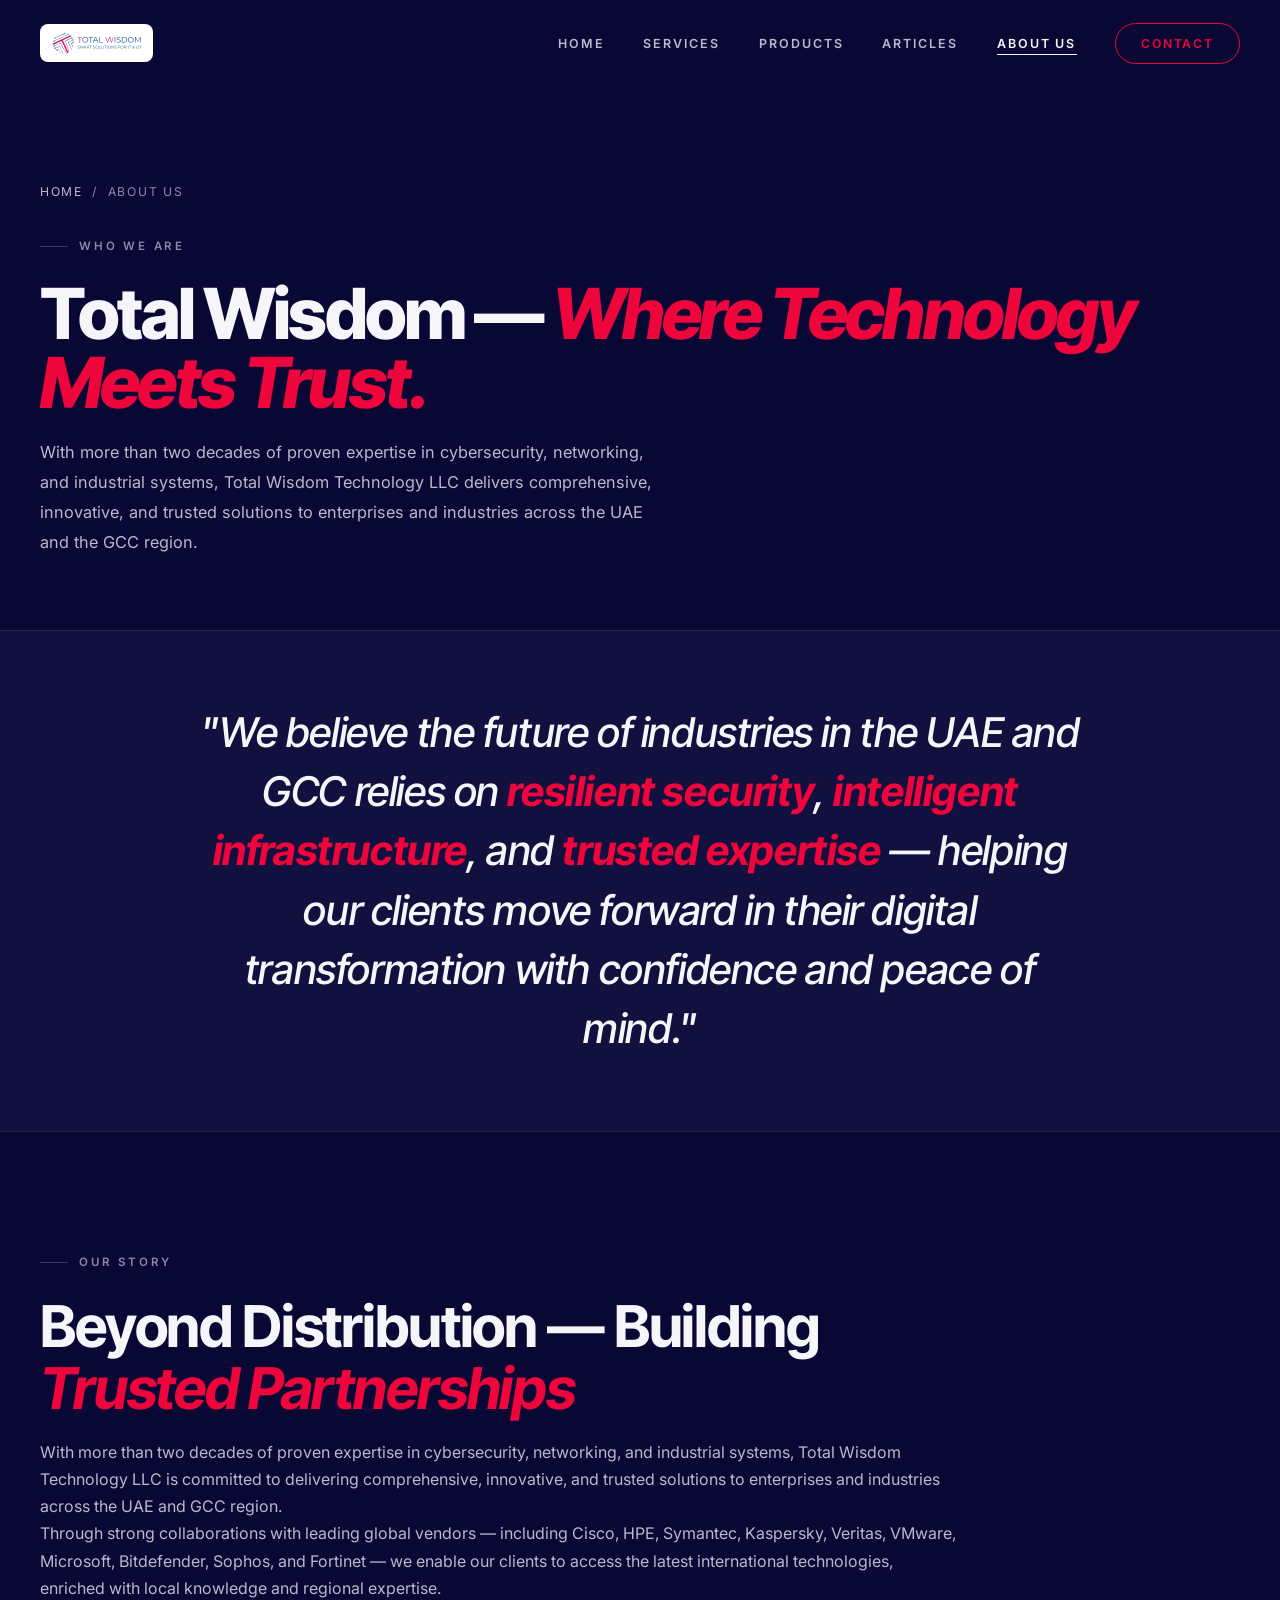
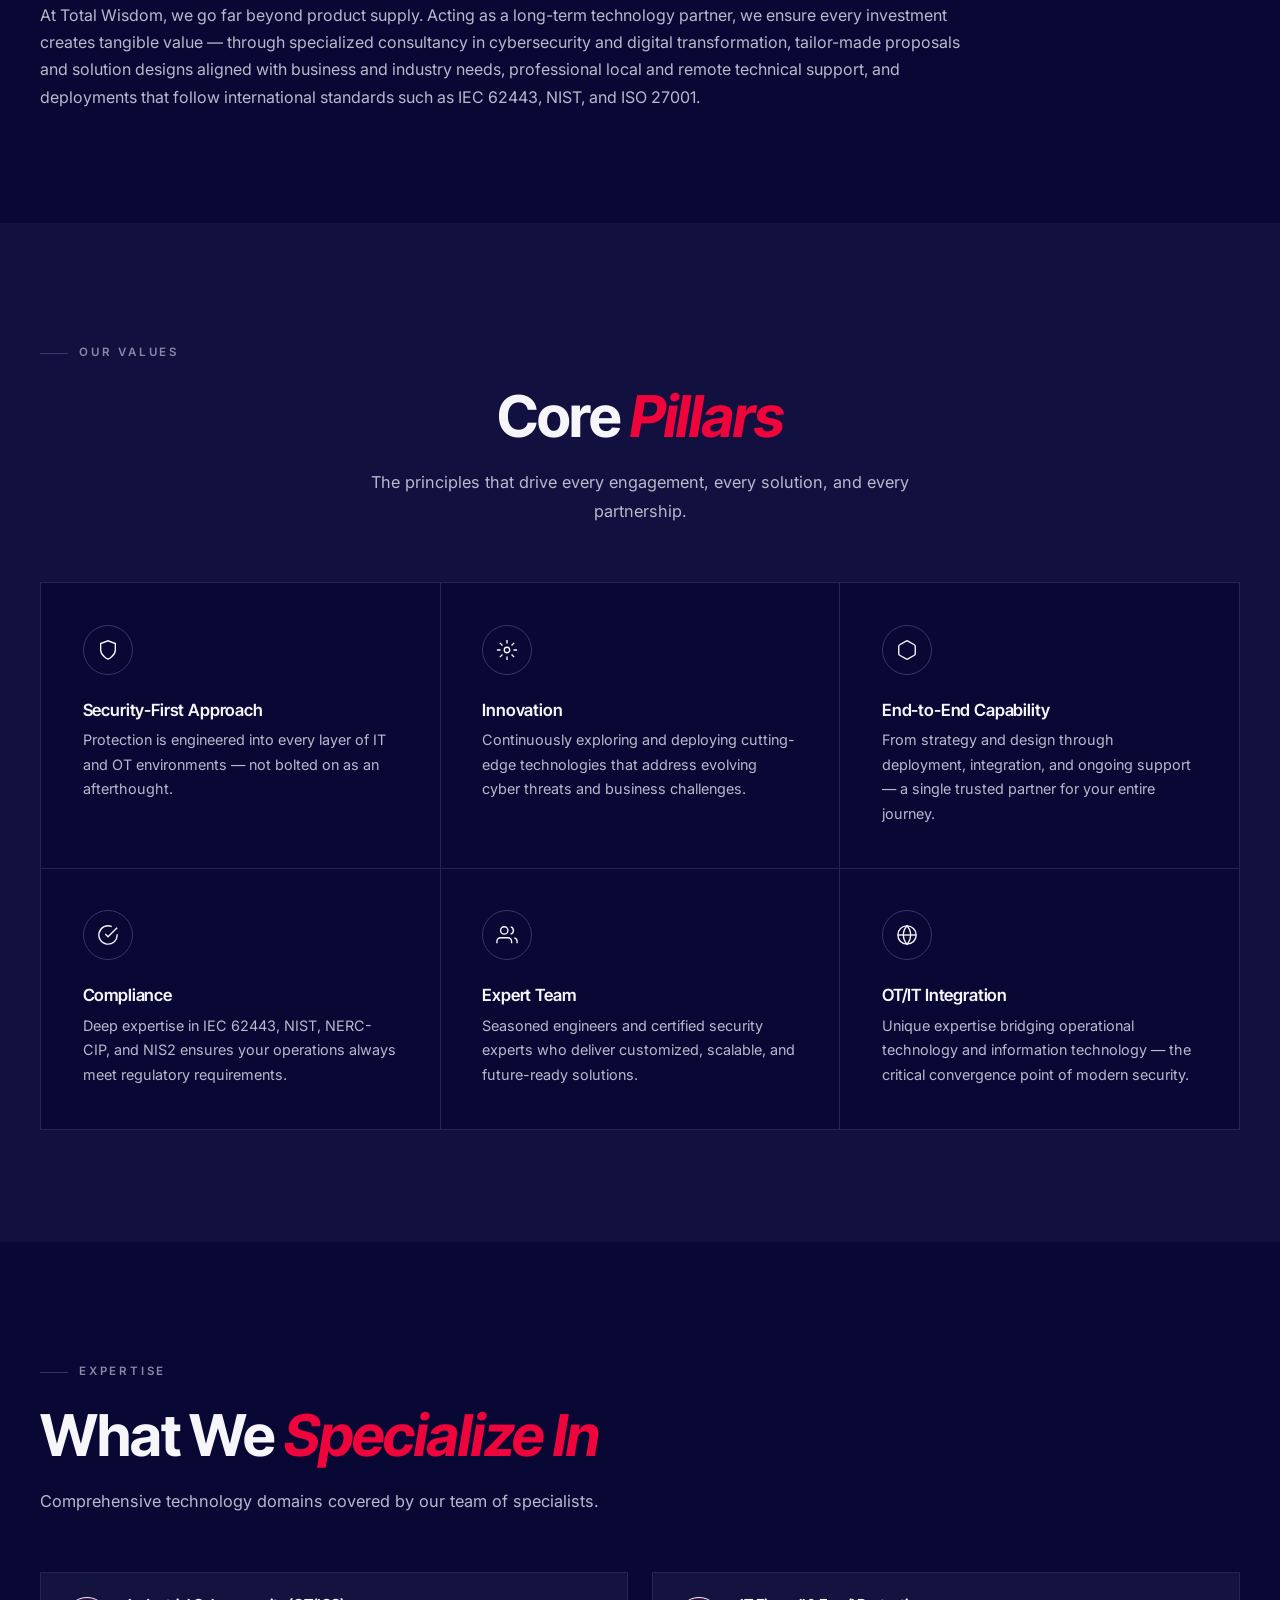
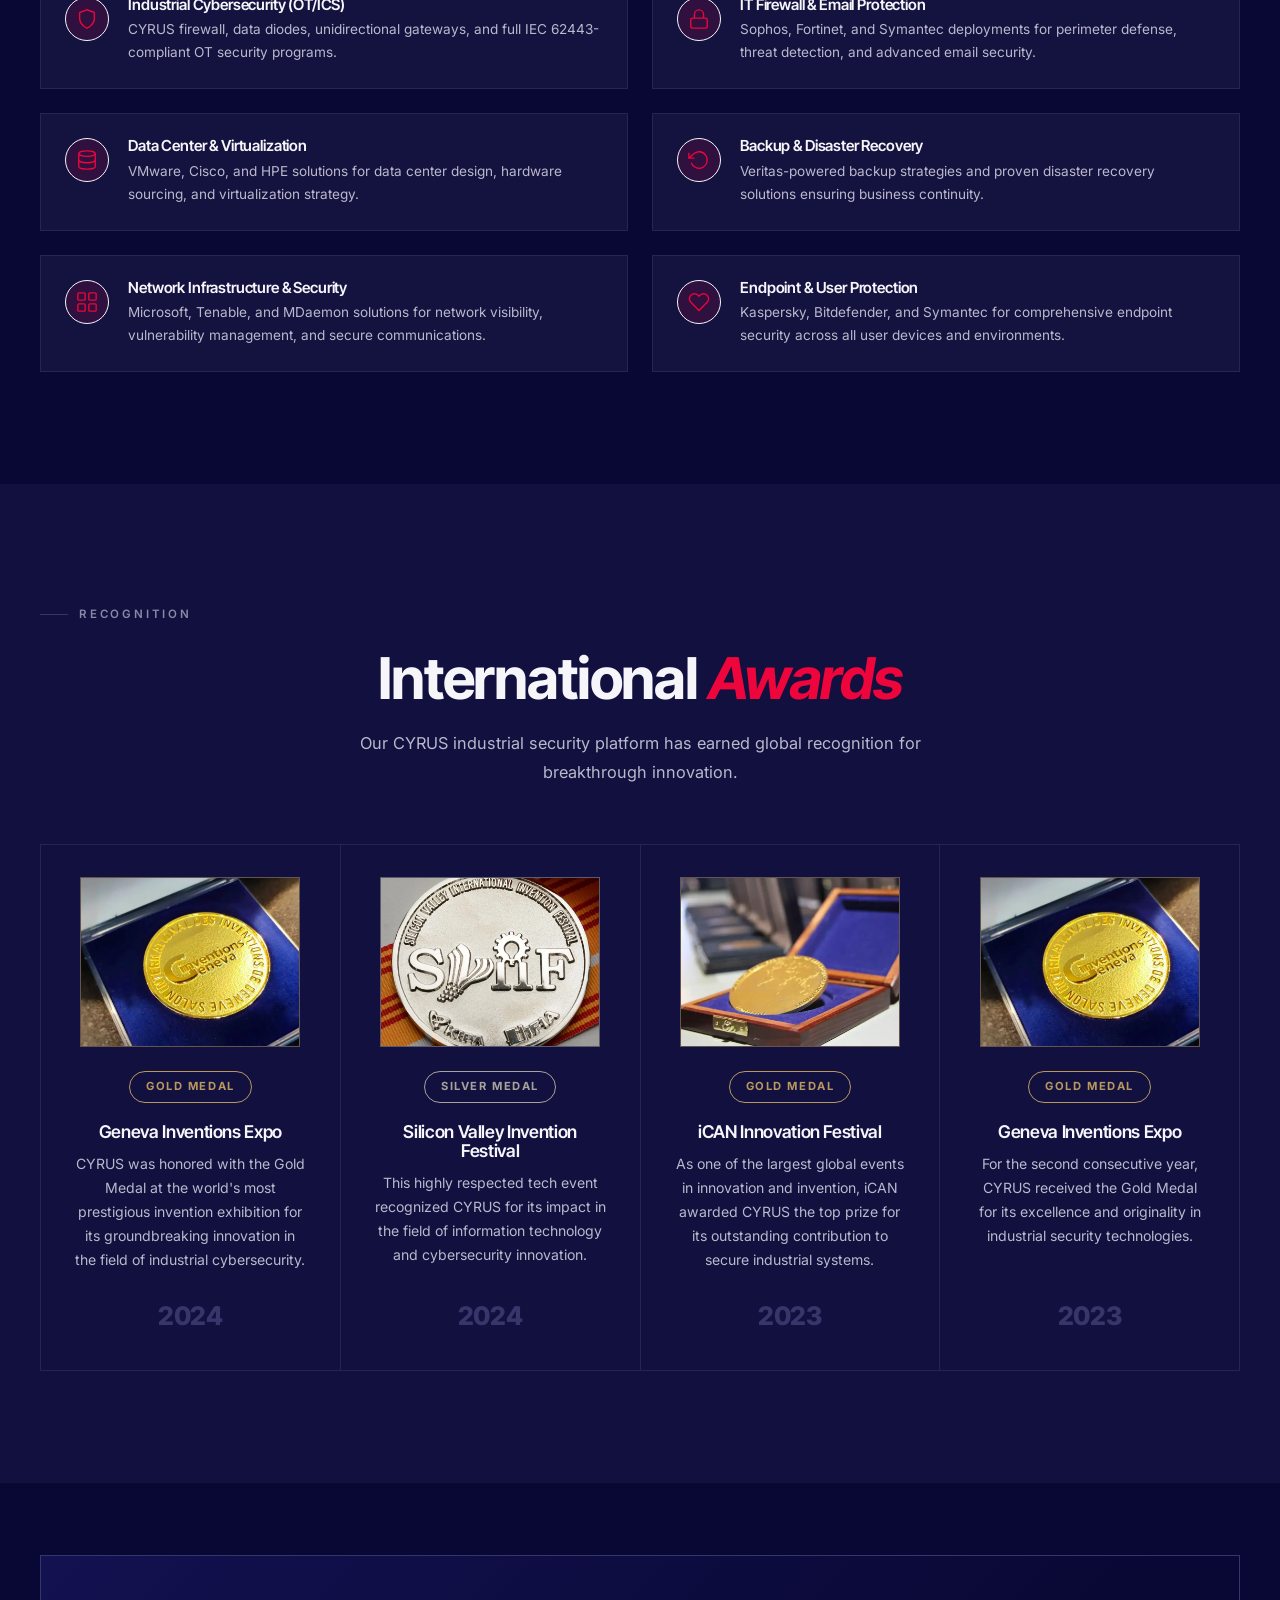
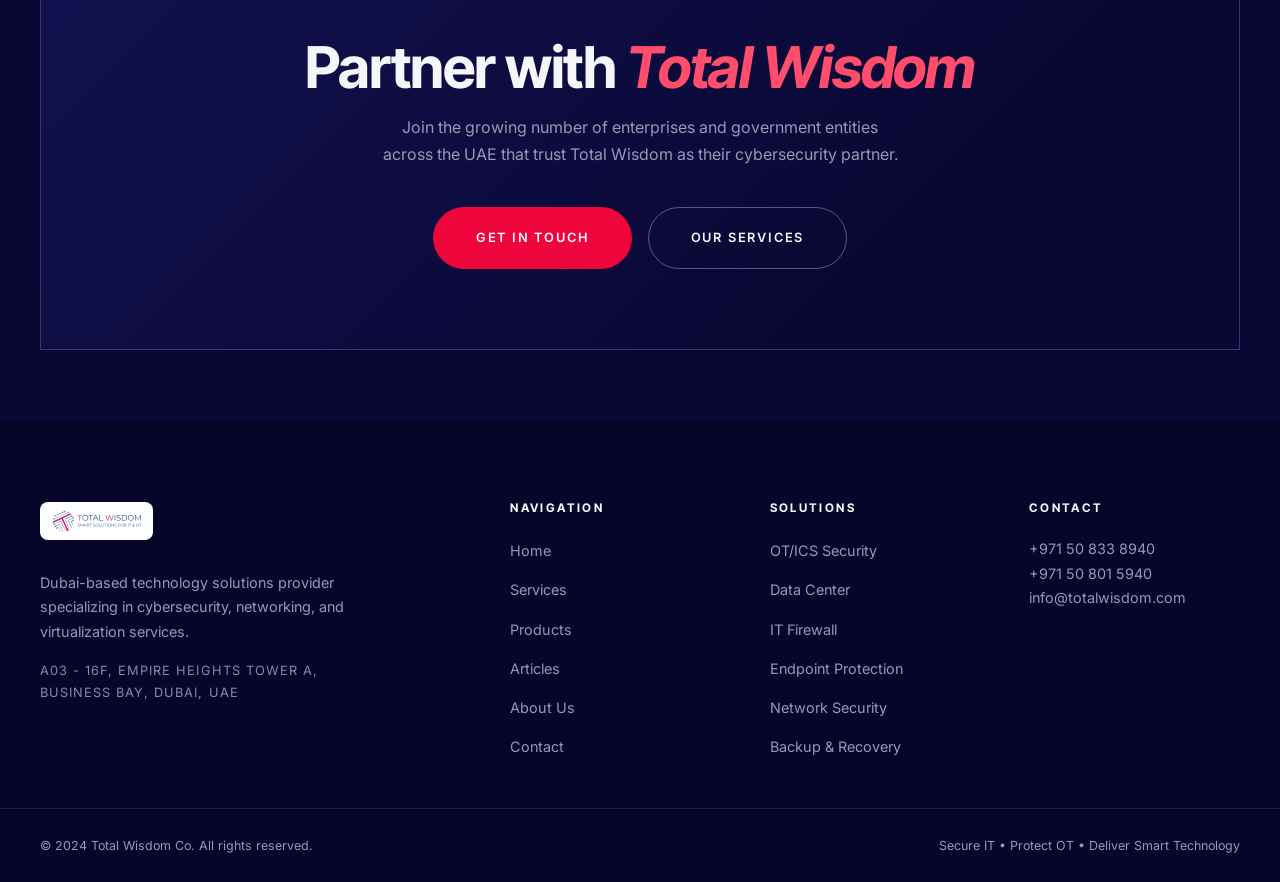
<file: about.html>
<!DOCTYPE html>
<html lang="en">
<head>
  <meta charset="UTF-8" />
  <meta name="viewport" content="width=device-width, initial-scale=1.0" />
  <title>About Us — Total Wisdom Co.</title>
  <meta name="description" content="Total Wisdom Co. — a Dubai-based B2B cybersecurity and technology partner with 20+ years of expertise, 15+ global technology partners, and 4 international awards for its CYRUS industrial security platform." />
  <link rel="canonical" href="https://totalwisdom.com/about.html" />

  <!-- ── Structured Data: Organization · LocalBusiness · WebSite ── -->
  <script type="application/ld+json">
  {
    "@context": "https://schema.org",
    "@graph": [
      {
        "@type": "Organization",
        "@id": "https://totalwisdom.com/#organization",
        "name": "Total Wisdom Co.",
        "alternateName": "Total Wisdom",
        "url": "https://totalwisdom.com/",
        "logo": {
          "@type": "ImageObject",
          "@id": "https://totalwisdom.com/#logo",
          "url": "https://totalwisdom.com/assets/NTLOGOFinal-2.svg",
          "caption": "Total Wisdom Co."
        },
        "image": { "@id": "https://totalwisdom.com/#logo" },
        "description": "Dubai-based B2B technology solutions provider specializing in IT and OT/ICS cybersecurity, networking, virtualization, and data-center solutions.",
        "slogan": "Secure IT. Protect OT. Deliver Smart Technology.",
        "email": "info@totalwisdom.com",
        "telephone": "+971508338940",
        "foundingLocation": { "@type": "Place", "name": "Dubai, United Arab Emirates" },
        "areaServed": [
          { "@type": "Country", "name": "United Arab Emirates" },
          { "@type": "Place", "name": "GCC" }
        ],
        "knowsAbout": [
          "OT/ICS Security", "IT Firewall & Email Protection", "Data Center & Virtualization",
          "Endpoint & User Protection", "Network Infrastructure & Security",
          "Data Backup & Disaster Recovery", "IEC 62443", "NIST", "ISO 27001"
        ],
        "address": {
          "@type": "PostalAddress",
          "streetAddress": "A03 - 16F, Empire Heights Tower A, Business Bay",
          "addressLocality": "Dubai",
          "addressRegion": "Dubai",
          "addressCountry": "AE"
        },
        "contactPoint": [
          {
            "@type": "ContactPoint",
            "telephone": "+971508338940",
            "contactType": "customer service",
            "email": "info@totalwisdom.com",
            "areaServed": "AE",
            "availableLanguage": ["en", "ar"]
          },
          {
            "@type": "ContactPoint",
            "telephone": "+971508015940",
            "contactType": "sales",
            "areaServed": "AE",
            "availableLanguage": ["en", "ar"]
          }
        ],
        "award": [
          "Gold Medal — Geneva Inventions Expo 2024 (CYRUS)",
          "Silver Medal — Silicon Valley Invention Festival 2024 (CYRUS)",
          "Gold Medal — iCAN Innovation Festival 2023 (CYRUS)",
          "Gold Medal — Geneva Inventions Expo 2023 (CYRUS)"
        ]
      },
      {
        "@type": ["LocalBusiness", "ProfessionalService"],
        "@id": "https://totalwisdom.com/#localbusiness",
        "name": "Total Wisdom Co.",
        "parentOrganization": { "@id": "https://totalwisdom.com/#organization" },
        "url": "https://totalwisdom.com/",
        "image": { "@id": "https://totalwisdom.com/#logo" },
        "logo": { "@id": "https://totalwisdom.com/#logo" },
        "telephone": "+971508338940",
        "email": "info@totalwisdom.com",
        "description": "Dubai-based B2B cybersecurity and IT/OT technology solutions provider.",
        "address": {
          "@type": "PostalAddress",
          "streetAddress": "A03 - 16F, Empire Heights Tower A, Business Bay",
          "addressLocality": "Dubai",
          "addressRegion": "Dubai",
          "addressCountry": "AE"
        },
        "geo": { "@type": "GeoCoordinates", "latitude": 25.1862, "longitude": 55.2632 },
        "areaServed": { "@type": "Country", "name": "United Arab Emirates" },
        "hasMap": "https://www.google.com/maps?q=Empire+Heights+A+Tower,+Business+Bay,+Dubai"
      },
      {
        "@type": "WebSite",
        "@id": "https://totalwisdom.com/#website",
        "url": "https://totalwisdom.com/",
        "name": "Total Wisdom Co.",
        "inLanguage": "en",
        "publisher": { "@id": "https://totalwisdom.com/#organization" }
      },
      {
        "@type": "AboutPage",
        "@id": "https://totalwisdom.com/about.html#webpage",
        "url": "https://totalwisdom.com/about.html",
        "name": "About Us — Total Wisdom Co.",
        "isPartOf": { "@id": "https://totalwisdom.com/#website" },
        "about": { "@id": "https://totalwisdom.com/#organization" },
        "inLanguage": "en"
      },
      {
        "@type": "BreadcrumbList",
        "@id": "https://totalwisdom.com/about.html#breadcrumb",
        "itemListElement": [
          { "@type": "ListItem", "position": 1, "name": "Home", "item": "https://totalwisdom.com/" },
          { "@type": "ListItem", "position": 2, "name": "About Us", "item": "https://totalwisdom.com/about.html" }
        ]
      }
    ]
  }
  </script>
  <link rel="preconnect" href="https://fonts.googleapis.com" />
  <link rel="preconnect" href="https://fonts.gstatic.com" crossorigin />
  <link href="https://fonts.googleapis.com/css2?family=Inter+Tight:ital,wght@0,400;0,500;0,600;0,700;0,800;0,900;1,400;1,500;1,600;1,700;1,800&family=Inter:wght@400;500;600;700;800&display=swap" rel="stylesheet" />
  <link rel="stylesheet" href="style.css" />
  <style>
    .expertise-grid { display: grid; grid-template-columns: repeat(2,1fr); gap: 1.5rem; }
    .exp-item {
      display: flex; gap: 1.2rem; align-items: flex-start;
      background: var(--bg-card); border: 1px solid var(--border);
      border-radius: var(--radius); padding: 1.5rem; transition: var(--trans);
    }
    .exp-item:hover { border-color: var(--border-h); box-shadow: var(--shadow-sm); }
    .exp-icon {
      width: 44px; height: 44px; flex-shrink: 0; border-radius: var(--radius-sm);
      background: var(--cyan-dim); border: 1px solid var(--border-h);
      display: flex; align-items: center; justify-content: center; color: var(--cyan);
    }
    .exp-icon svg { width: 22px; height: 22px; }
    .exp-item h4 { margin-bottom: .3rem; font-size: .95rem; }
    .exp-item p  { font-size: .85rem; margin: 0; }
    @media(max-width:768px){
      .expertise-grid { grid-template-columns: 1fr; }
      .about-story    { grid-template-columns: 1fr !important; gap: 3rem !important; }
    }
  </style>
</head>
<body>

<!-- ── NAV ── -->
<nav id="navbar">
  <div class="nav-inner">
    <a href="index.html" class="nav-logo">
      <img src="assets/NTLOGOFinal-2.svg" alt="Total Wisdom Co." />
    </a>
    <button class="nav-toggle" id="navToggle" aria-label="Open menu">
      <span></span><span></span><span></span>
    </button>
    <ul class="nav-links" id="navLinks">
      <li><a href="index.html"    data-page="home">Home</a></li>
      <li><a href="services.html" data-page="services">Services</a></li>
      <li><a href="products.html" data-page="products">Products</a></li>
      <li><a href="/articles" data-page="articles">Articles</a></li>
      <li><a href="about.html" data-page="about">About Us</a></li>
      <li><a href="contact.html"  data-page="contact" class="nav-cta">Contact</a></li>
    </ul>
  </div>
</nav>

<!-- ── PAGE HERO ── -->
<section class="page-hero">
  <div class="container">
    <div class="hero-breadcrumb">
      <a href="index.html">Home</a><span>/</span><span>About Us</span>
    </div>
    <div class="section-tag">Who We Are</div>
    <h1>Total Wisdom — <span class="accent">Where Technology Meets Trust.</span></h1>
    <p>With more than two decades of proven expertise in cybersecurity, networking, and industrial systems, Total Wisdom Technology LLC delivers comprehensive, innovative, and trusted solutions to enterprises and industries across the UAE and the GCC region.</p>
  </div>
</section>

<!-- ── MISSION QUOTE ── -->
<section class="section-sm" style="background:var(--bg-1); border-bottom:1px solid var(--border);">
  <div class="container">
    <div class="mission-banner reveal">
      <blockquote>
        "We believe the future of industries in the UAE and GCC relies on <span class="accent">resilient security</span>, <span class="accent">intelligent infrastructure</span>, and <span class="accent">trusted expertise</span> — helping our clients move forward in their digital transformation with confidence and peace of mind."
      </blockquote>
    </div>
  </div>
</section>

<!-- ── COMPANY STORY ── -->
<section class="section">
  <div class="container">
    <div class="about-story" style="max-width:920px;">
      <div>
        <div class="section-tag reveal">Our Story</div>
        <h2 class="section-title reveal">Beyond Distribution — Building <span class="accent">Trusted Partnerships</span></h2>
        <p class="reveal">With more than two decades of proven expertise in cybersecurity, networking, and industrial systems, Total Wisdom Technology LLC is committed to delivering comprehensive, innovative, and trusted solutions to enterprises and industries across the UAE and GCC region.</p>
        <p class="reveal">Through strong collaborations with leading global vendors — including Cisco, HPE, Symantec, Kaspersky, Veritas, VMware, Microsoft, Bitdefender, Sophos, and Fortinet — we enable our clients to access the latest international technologies, enriched with local knowledge and regional expertise.</p>
        <p class="reveal">At Total Wisdom, we go far beyond product supply. Acting as a long-term technology partner, we ensure every investment creates tangible value — through specialized consultancy in cybersecurity and digital transformation, tailor-made proposals and solution designs aligned with business and industry needs, professional local and remote technical support, and deployments that follow international standards such as IEC 62443, NIST, and ISO 27001.</p>
      </div>
    </div>
  </div>
</section>

<!-- ── CORE PILLARS ── -->
<section class="section" style="background:var(--bg-1);">
  <div class="container">
    <div class="section-tag reveal">Our Values</div>
    <h2 class="section-title centered reveal">Core <span class="accent">Pillars</span></h2>
    <p class="section-sub centered reveal">The principles that drive every engagement, every solution, and every partnership.</p>
    <div class="pillars-grid">
      <div class="pillar-card reveal">
        <div class="pillar-icon">
          <svg viewBox="0 0 24 24" fill="none" stroke="currentColor" stroke-width="1.5"><path d="M12 22s8-4 8-10V5l-8-3-8 3v7c0 6 8 10 8 10z"/></svg>
        </div>
        <h4>Security-First Approach</h4>
        <p>Protection is engineered into every layer of IT and OT environments — not bolted on as an afterthought.</p>
      </div>
      <div class="pillar-card reveal d1">
        <div class="pillar-icon">
          <svg viewBox="0 0 24 24" fill="none" stroke="currentColor" stroke-width="1.5"><circle cx="12" cy="12" r="3"/><path d="M12 1v4M12 19v4M4.22 4.22l2.83 2.83M16.95 16.95l2.83 2.83M1 12h4M19 12h4M4.22 19.78l2.83-2.83M16.95 7.05l2.83-2.83"/></svg>
        </div>
        <h4>Innovation</h4>
        <p>Continuously exploring and deploying cutting-edge technologies that address evolving cyber threats and business challenges.</p>
      </div>
      <div class="pillar-card reveal d2">
        <div class="pillar-icon">
          <svg viewBox="0 0 24 24" fill="none" stroke="currentColor" stroke-width="1.5"><path d="M21 16V8a2 2 0 00-1-1.73l-7-4a2 2 0 00-2 0l-7 4A2 2 0 003 8v8a2 2 0 001 1.73l7 4a2 2 0 002 0l7-4A2 2 0 0021 16z"/></svg>
        </div>
        <h4>End-to-End Capability</h4>
        <p>From strategy and design through deployment, integration, and ongoing support — a single trusted partner for your entire journey.</p>
      </div>
      <div class="pillar-card reveal">
        <div class="pillar-icon">
          <svg viewBox="0 0 24 24" fill="none" stroke="currentColor" stroke-width="1.5"><path d="M22 11.08V12a10 10 0 11-5.93-9.14"/><polyline points="22 4 12 14.01 9 11.01"/></svg>
        </div>
        <h4>Compliance</h4>
        <p>Deep expertise in IEC 62443, NIST, NERC-CIP, and NIS2 ensures your operations always meet regulatory requirements.</p>
      </div>
      <div class="pillar-card reveal d1">
        <div class="pillar-icon">
          <svg viewBox="0 0 24 24" fill="none" stroke="currentColor" stroke-width="1.5"><path d="M17 21v-2a4 4 0 00-4-4H5a4 4 0 00-4 4v2"/><circle cx="9" cy="7" r="4"/><path d="M23 21v-2a4 4 0 00-3-3.87M16 3.13a4 4 0 010 7.75"/></svg>
        </div>
        <h4>Expert Team</h4>
        <p>Seasoned engineers and certified security experts who deliver customized, scalable, and future-ready solutions.</p>
      </div>
      <div class="pillar-card reveal d2">
        <div class="pillar-icon">
          <svg viewBox="0 0 24 24" fill="none" stroke="currentColor" stroke-width="1.5"><circle cx="12" cy="12" r="10"/><line x1="2" y1="12" x2="22" y2="12"/><path d="M12 2a15.3 15.3 0 014 10 15.3 15.3 0 01-4 10 15.3 15.3 0 01-4-10 15.3 15.3 0 014-10z"/></svg>
        </div>
        <h4>OT/IT Integration</h4>
        <p>Unique expertise bridging operational technology and information technology — the critical convergence point of modern security.</p>
      </div>
    </div>
  </div>
</section>

<!-- ── EXPERTISE AREAS ── -->
<section class="section">
  <div class="container">
    <div class="section-tag reveal">Expertise</div>
    <h2 class="section-title reveal">What We <span class="accent">Specialize In</span></h2>
    <p class="section-sub reveal">Comprehensive technology domains covered by our team of specialists.</p>
    <div class="expertise-grid">
      <div class="exp-item reveal">
        <div class="exp-icon">
          <svg viewBox="0 0 24 24" fill="none" stroke="currentColor" stroke-width="1.5"><path d="M12 22s8-4 8-10V5l-8-3-8 3v7c0 6 8 10 8 10z"/></svg>
        </div>
        <div>
          <h4>Industrial Cybersecurity (OT/ICS)</h4>
          <p>CYRUS firewall, data diodes, unidirectional gateways, and full IEC 62443-compliant OT security programs.</p>
        </div>
      </div>
      <div class="exp-item reveal d1">
        <div class="exp-icon">
          <svg viewBox="0 0 24 24" fill="none" stroke="currentColor" stroke-width="1.5"><rect x="3" y="11" width="18" height="11" rx="2"/><path d="M7 11V7a5 5 0 0110 0v4"/></svg>
        </div>
        <div>
          <h4>IT Firewall &amp; Email Protection</h4>
          <p>Sophos, Fortinet, and Symantec deployments for perimeter defense, threat detection, and advanced email security.</p>
        </div>
      </div>
      <div class="exp-item reveal">
        <div class="exp-icon">
          <svg viewBox="0 0 24 24" fill="none" stroke="currentColor" stroke-width="1.5"><ellipse cx="12" cy="5" rx="9" ry="3"/><path d="M21 12c0 1.66-4 3-9 3s-9-1.34-9-3"/><path d="M3 5v14c0 1.66 4 3 9 3s9-1.34 9-3V5"/></svg>
        </div>
        <div>
          <h4>Data Center &amp; Virtualization</h4>
          <p>VMware, Cisco, and HPE solutions for data center design, hardware sourcing, and virtualization strategy.</p>
        </div>
      </div>
      <div class="exp-item reveal d1">
        <div class="exp-icon">
          <svg viewBox="0 0 24 24" fill="none" stroke="currentColor" stroke-width="1.5"><polyline points="1 4 1 10 7 10"/><path d="M3.51 15a9 9 0 102.13-9.36L1 10"/></svg>
        </div>
        <div>
          <h4>Backup &amp; Disaster Recovery</h4>
          <p>Veritas-powered backup strategies and proven disaster recovery solutions ensuring business continuity.</p>
        </div>
      </div>
      <div class="exp-item reveal">
        <div class="exp-icon">
          <svg viewBox="0 0 24 24" fill="none" stroke="currentColor" stroke-width="1.5"><rect x="2" y="2" width="8" height="8" rx="1"/><rect x="14" y="2" width="8" height="8" rx="1"/><rect x="2" y="14" width="8" height="8" rx="1"/><rect x="14" y="14" width="8" height="8" rx="1"/></svg>
        </div>
        <div>
          <h4>Network Infrastructure &amp; Security</h4>
          <p>Microsoft, Tenable, and MDaemon solutions for network visibility, vulnerability management, and secure communications.</p>
        </div>
      </div>
      <div class="exp-item reveal d1">
        <div class="exp-icon">
          <svg viewBox="0 0 24 24" fill="none" stroke="currentColor" stroke-width="1.5"><path d="M20.84 4.61a5.5 5.5 0 00-7.78 0L12 5.67l-1.06-1.06a5.5 5.5 0 00-7.78 7.78l1.06 1.06L12 21.23l7.78-7.78 1.06-1.06a5.5 5.5 0 000-7.78z"/></svg>
        </div>
        <div>
          <h4>Endpoint &amp; User Protection</h4>
          <p>Kaspersky, Bitdefender, and Symantec for comprehensive endpoint security across all user devices and environments.</p>
        </div>
      </div>
    </div>
  </div>
</section>

<!-- ── AWARDS ── -->
<section class="section" style="background:var(--bg-1);">
  <div class="container">
    <div class="section-tag reveal">Recognition</div>
    <h2 class="section-title centered reveal">International <span class="accent">Awards</span></h2>
    <p class="section-sub centered reveal">Our CYRUS industrial security platform has earned global recognition for breakthrough innovation.</p>
    <div class="awards-grid">
      <div class="award-card reveal">
        <div class="award-medal gold">
          <img src="assets/Geneva%20Inventions%20Expo%202024.webp" alt="Gold Medal won by CYRUS at the Geneva Inventions Expo 2024" loading="lazy" />
        </div>
        <div class="award-badge gold-badge">Gold Medal</div>
        <h3>Geneva Inventions Expo</h3>
        <p>CYRUS was honored with the Gold Medal at the world's most prestigious invention exhibition for its groundbreaking innovation in the field of industrial cybersecurity.</p>
        <span class="award-year">2024</span>
      </div>
      <div class="award-card reveal d1">
        <div class="award-medal silver">
          <img src="assets/Silicon%20Valley%202024.webp" alt="Silver Medal won by CYRUS at the Silicon Valley Invention Festival 2024" loading="lazy" />
        </div>
        <div class="award-badge silver-badge">Silver Medal</div>
        <h3>Silicon Valley Invention Festival</h3>
        <p>This highly respected tech event recognized CYRUS for its impact in the field of information technology and cybersecurity innovation.</p>
        <span class="award-year">2024</span>
      </div>
      <div class="award-card reveal d2">
        <div class="award-medal gold">
          <img src="assets/iCAN%20Innovation%20Festival%202023.webp" alt="Gold Medal won by CYRUS at the iCAN Innovation Festival 2023" loading="lazy" />
        </div>
        <div class="award-badge gold-badge">Gold Medal</div>
        <h3>iCAN Innovation Festival</h3>
        <p>As one of the largest global events in innovation and invention, iCAN awarded CYRUS the top prize for its outstanding contribution to secure industrial systems.</p>
        <span class="award-year">2023</span>
      </div>
      <div class="award-card reveal d3">
        <div class="award-medal gold">
          <img src="assets/Geneva%20Inventions%20Expo%202023.webp" alt="Gold Medal won by CYRUS at the Geneva Inventions Expo 2023" loading="lazy" />
        </div>
        <div class="award-badge gold-badge">Gold Medal</div>
        <h3>Geneva Inventions Expo</h3>
        <p>For the second consecutive year, CYRUS received the Gold Medal for its excellence and originality in industrial security technologies.</p>
        <span class="award-year">2023</span>
      </div>
    </div>
  </div>
</section>

<!-- ── CTA ── -->
<section class="section-sm">
  <div class="container">
    <div class="cta-banner reveal">
      <h2>Partner with <span class="accent">Total Wisdom</span></h2>
      <p>Join the growing number of enterprises and government entities across the UAE that trust Total Wisdom as their cybersecurity partner.</p>
      <div class="cta-actions">
        <a href="contact.html"  class="btn-primary lg">Get in Touch</a>
        <a href="services.html" class="btn-ghost lg">Our Services</a>
      </div>
    </div>
  </div>
</section>

<!-- ── FOOTER ── -->
<footer class="footer">
  <div class="footer-main">
    <div class="container">
      <div class="footer-grid">
        <div class="footer-brand">
          <a href="index.html" class="nav-logo">
            <img src="assets/NTLOGOFinal-2.svg" alt="Total Wisdom Co." />
          </a>
          <p>Dubai-based technology solutions provider specializing in cybersecurity, networking, and virtualization services.</p>
          <p class="tagline">A03 - 16F, Empire Heights Tower A, Business Bay, Dubai, UAE</p>
        </div>
        <div class="footer-col">
          <h5>Navigation</h5>
          <ul>
            <li><a href="index.html">Home</a></li>
            <li><a href="services.html">Services</a></li>
            <li><a href="products.html">Products</a></li>
            <li><a href="/articles">Articles</a></li>
            <li><a href="about.html">About Us</a></li>
            <li><a href="contact.html">Contact</a></li>
          </ul>
        </div>
        <div class="footer-col">
          <h5>Solutions</h5>
          <ul>
            <li><a href="products.html">OT/ICS Security</a></li>
            <li><a href="products.html">Data Center</a></li>
            <li><a href="products.html">IT Firewall</a></li>
            <li><a href="products.html">Endpoint Protection</a></li>
            <li><a href="products.html">Network Security</a></li>
            <li><a href="products.html">Backup &amp; Recovery</a></li>
          </ul>
        </div>
        <div class="footer-col">
          <h5>Contact</h5>
          <p><a href="tel:+971508338940">+971 50 833 8940</a></p>
          <p><a href="tel:+971508015940">+971 50 801 5940</a></p>
          <p><a href="mailto:info@totalwisdom.com">info@totalwisdom.com</a></p>
        </div>
      </div>
    </div>
  </div>
  <div class="footer-bottom">
    <div class="container">
      <p>&copy; 2024 Total Wisdom Co. All rights reserved.</p>
      <p>Secure IT &bull; Protect OT &bull; Deliver Smart Technology</p>
    </div>
  </div>
</footer>

<script src="script.js"></script>
</body>
</html>
</file>
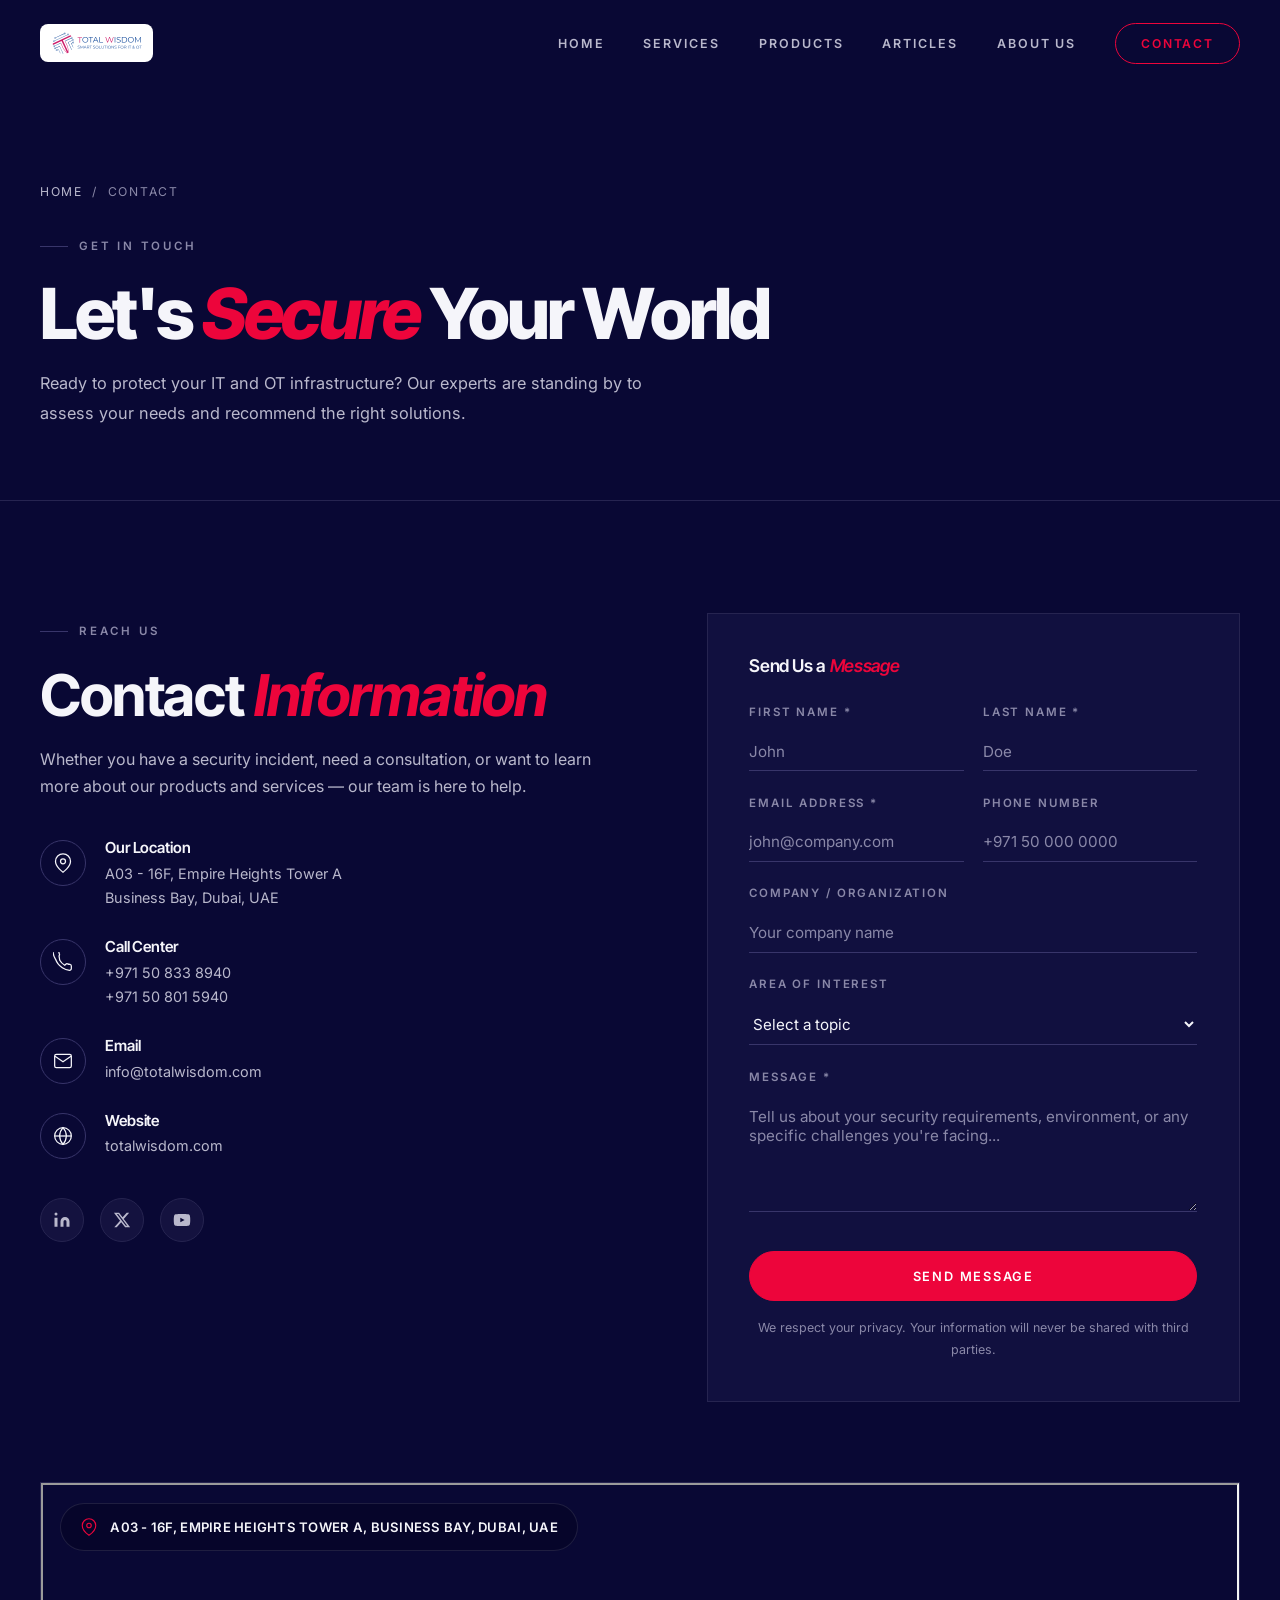
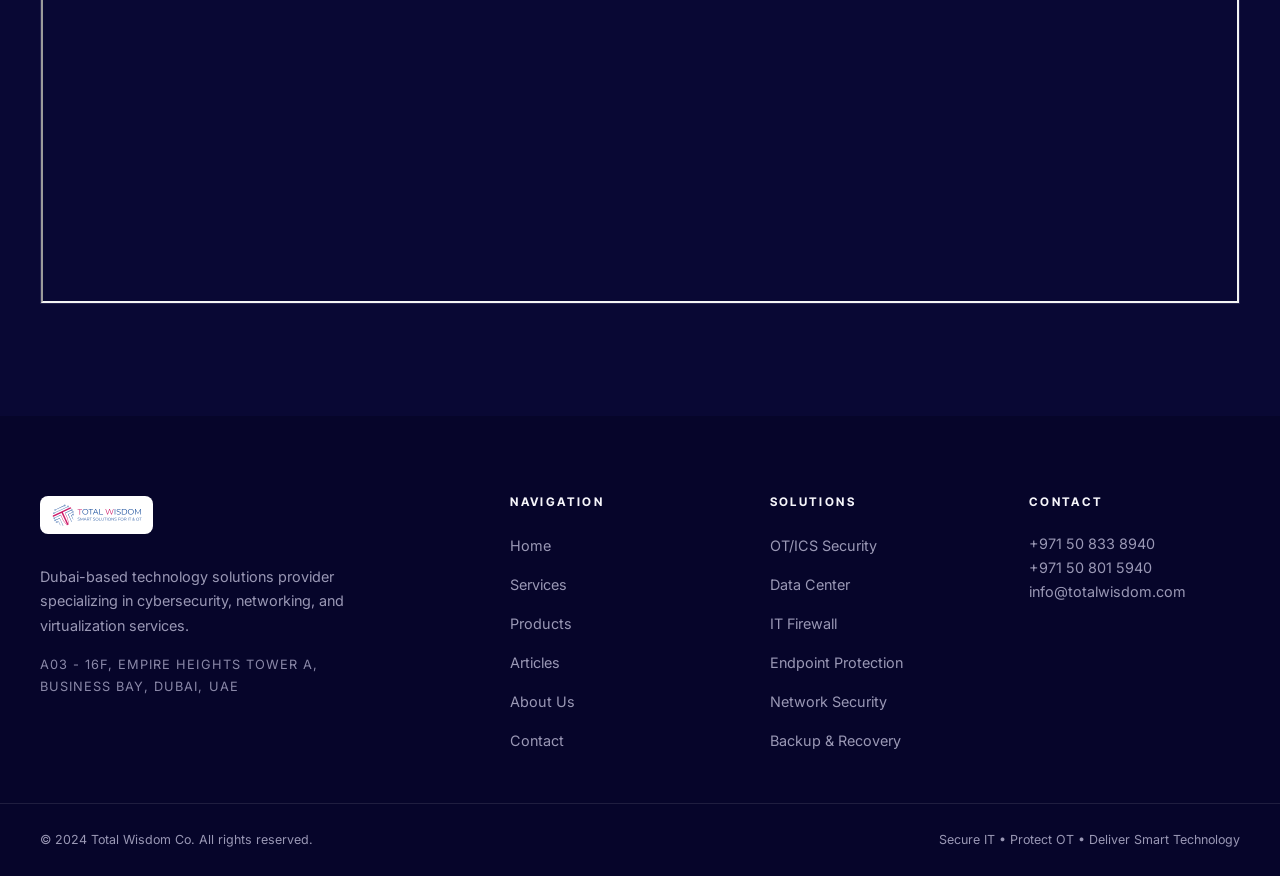
<file: contact.html>
<!DOCTYPE html>
<html lang="en">
<head>
  <meta charset="UTF-8" />
  <meta name="viewport" content="width=device-width, initial-scale=1.0" />
  <title>Contact — Total Wisdom Co.</title>
  <meta name="description" content="Contact Total Wisdom Co. in Business Bay, Dubai for IT and OT/ICS cybersecurity, networking, and virtualization solutions. Call +971 50 833 8940 or email info@totalwisdom.com." />
  <link rel="canonical" href="https://totalwisdom.com/contact.html" />

  <!-- ── Structured Data: Organization · LocalBusiness · WebSite ── -->
  <script type="application/ld+json">
  {
    "@context": "https://schema.org",
    "@graph": [
      {
        "@type": "Organization",
        "@id": "https://totalwisdom.com/#organization",
        "name": "Total Wisdom Co.",
        "alternateName": "Total Wisdom",
        "url": "https://totalwisdom.com/",
        "logo": {
          "@type": "ImageObject",
          "@id": "https://totalwisdom.com/#logo",
          "url": "https://totalwisdom.com/assets/NTLOGOFinal-2.svg",
          "caption": "Total Wisdom Co."
        },
        "image": { "@id": "https://totalwisdom.com/#logo" },
        "description": "Dubai-based B2B technology solutions provider specializing in IT and OT/ICS cybersecurity, networking, virtualization, and data-center solutions.",
        "slogan": "Secure IT. Protect OT. Deliver Smart Technology.",
        "email": "info@totalwisdom.com",
        "telephone": "+971508338940",
        "foundingLocation": { "@type": "Place", "name": "Dubai, United Arab Emirates" },
        "areaServed": [
          { "@type": "Country", "name": "United Arab Emirates" },
          { "@type": "Place", "name": "GCC" }
        ],
        "knowsAbout": [
          "OT/ICS Security", "IT Firewall & Email Protection", "Data Center & Virtualization",
          "Endpoint & User Protection", "Network Infrastructure & Security",
          "Data Backup & Disaster Recovery", "IEC 62443", "NIST", "ISO 27001"
        ],
        "address": {
          "@type": "PostalAddress",
          "streetAddress": "A03 - 16F, Empire Heights Tower A, Business Bay",
          "addressLocality": "Dubai",
          "addressRegion": "Dubai",
          "addressCountry": "AE"
        },
        "contactPoint": [
          {
            "@type": "ContactPoint",
            "telephone": "+971508338940",
            "contactType": "customer service",
            "email": "info@totalwisdom.com",
            "areaServed": "AE",
            "availableLanguage": ["en", "ar"]
          },
          {
            "@type": "ContactPoint",
            "telephone": "+971508015940",
            "contactType": "sales",
            "areaServed": "AE",
            "availableLanguage": ["en", "ar"]
          }
        ],
        "award": [
          "Gold Medal — Geneva Inventions Expo 2024 (CYRUS)",
          "Silver Medal — Silicon Valley Invention Festival 2024 (CYRUS)",
          "Gold Medal — iCAN Innovation Festival 2023 (CYRUS)",
          "Gold Medal — Geneva Inventions Expo 2023 (CYRUS)"
        ]
      },
      {
        "@type": ["LocalBusiness", "ProfessionalService"],
        "@id": "https://totalwisdom.com/#localbusiness",
        "name": "Total Wisdom Co.",
        "parentOrganization": { "@id": "https://totalwisdom.com/#organization" },
        "url": "https://totalwisdom.com/",
        "image": { "@id": "https://totalwisdom.com/#logo" },
        "logo": { "@id": "https://totalwisdom.com/#logo" },
        "telephone": "+971508338940",
        "email": "info@totalwisdom.com",
        "description": "Dubai-based B2B cybersecurity and IT/OT technology solutions provider.",
        "address": {
          "@type": "PostalAddress",
          "streetAddress": "A03 - 16F, Empire Heights Tower A, Business Bay",
          "addressLocality": "Dubai",
          "addressRegion": "Dubai",
          "addressCountry": "AE"
        },
        "geo": { "@type": "GeoCoordinates", "latitude": 25.1862, "longitude": 55.2632 },
        "areaServed": { "@type": "Country", "name": "United Arab Emirates" },
        "hasMap": "https://www.google.com/maps?q=Empire+Heights+A+Tower,+Business+Bay,+Dubai"
      },
      {
        "@type": "WebSite",
        "@id": "https://totalwisdom.com/#website",
        "url": "https://totalwisdom.com/",
        "name": "Total Wisdom Co.",
        "inLanguage": "en",
        "publisher": { "@id": "https://totalwisdom.com/#organization" }
      },
      {
        "@type": "ContactPage",
        "@id": "https://totalwisdom.com/contact.html#webpage",
        "url": "https://totalwisdom.com/contact.html",
        "name": "Contact — Total Wisdom Co.",
        "isPartOf": { "@id": "https://totalwisdom.com/#website" },
        "about": { "@id": "https://totalwisdom.com/#organization" },
        "inLanguage": "en"
      },
      {
        "@type": "BreadcrumbList",
        "@id": "https://totalwisdom.com/contact.html#breadcrumb",
        "itemListElement": [
          { "@type": "ListItem", "position": 1, "name": "Home", "item": "https://totalwisdom.com/" },
          { "@type": "ListItem", "position": 2, "name": "Contact", "item": "https://totalwisdom.com/contact.html" }
        ]
      }
    ]
  }
  </script>
  <link rel="preconnect" href="https://fonts.googleapis.com" />
  <link rel="preconnect" href="https://fonts.gstatic.com" crossorigin />
  <link href="https://fonts.googleapis.com/css2?family=Inter+Tight:ital,wght@0,400;0,500;0,600;0,700;0,800;0,900;1,400;1,500;1,600;1,700;1,800&family=Inter:wght@400;500;600;700;800&display=swap" rel="stylesheet" />
  <link rel="stylesheet" href="style.css" />
  <style>
    .map-wrap {
      margin-top: 5rem; border-radius: var(--radius); overflow: hidden;
      border: 1px solid var(--border); position: relative; box-shadow: var(--shadow-sm);
    }
    .map-label {
      position: absolute; top: 1.2rem; left: 1.2rem;
      background: var(--bg-dark); backdrop-filter: blur(12px);
      border: 1px solid rgba(255,255,255,.1); border-radius: var(--radius-pill);
      padding: .75rem 1.2rem; display: flex; align-items: center; gap: .75rem;
    }
    .map-label svg { width: 18px; height: 18px; color: var(--cyan); flex-shrink: 0; }
    .map-label span { font-size: .82rem; font-family: var(--font-sans); font-weight: 600; color: var(--text-on-dark); letter-spacing: .02em; }

    .social-row { display: flex; gap: 1rem; margin-top: 2rem; }
    .social-btn {
      width: 44px; height: 44px; border-radius: var(--radius-sm);
      background: var(--bg-card); border: 1px solid var(--border);
      display: flex; align-items: center; justify-content: center;
      color: var(--text-2); transition: var(--trans);
    }
    .social-btn:hover { border-color: var(--cyan); color: var(--cyan); background: var(--cyan-dim); }
    .social-btn svg { width: 18px; height: 18px; }

    .form-note { font-size: .78rem; color: var(--text-3); text-align: center; margin-top: 1rem; }

    .success-msg {
      display: none; text-align: center; padding: 2rem;
      color: var(--cyan); font-family: var(--font-sans); font-weight: 700; font-size: .95rem;
    }
    .success-msg svg { width: 48px; height: 48px; margin: 0 auto 1rem; }

    .error-msg {
      display: none; text-align: center; padding: 1.4rem; margin-bottom: 1.25rem;
      color: #ff6b6b; font-family: var(--font-sans); font-weight: 600; font-size: .9rem;
      border: 1px solid rgba(255,107,107,.4); border-radius: 8px;
      background: rgba(255,107,107,.08);
    }
    /* Honeypot — hidden from real users, only bots fill it */
    .hp-field { position: absolute; left: -9999px; top: -9999px; width: 1px; height: 1px; overflow: hidden; }
  </style>
</head>
<body>

<!-- ── NAV ── -->
<nav id="navbar">
  <div class="nav-inner">
    <a href="index.html" class="nav-logo">
      <img src="assets/NTLOGOFinal-2.svg" alt="Total Wisdom Co." />
    </a>
    <button class="nav-toggle" id="navToggle" aria-label="Open menu">
      <span></span><span></span><span></span>
    </button>
    <ul class="nav-links" id="navLinks">
      <li><a href="index.html"    data-page="home">Home</a></li>
      <li><a href="services.html" data-page="services">Services</a></li>
      <li><a href="products.html" data-page="products">Products</a></li>
      <li><a href="/articles" data-page="articles">Articles</a></li>
      <li><a href="about.html" data-page="about">About Us</a></li>
      <li><a href="contact.html"  data-page="contact" class="nav-cta">Contact</a></li>
    </ul>
  </div>
</nav>

<!-- ── PAGE HERO ── -->
<section class="page-hero">
  <div class="container">
    <div class="hero-breadcrumb">
      <a href="index.html">Home</a><span>/</span><span>Contact</span>
    </div>
    <div class="section-tag">Get In Touch</div>
    <h1>Let's <span class="accent">Secure</span> Your World</h1>
    <p>Ready to protect your IT and OT infrastructure? Our experts are standing by to assess your needs and recommend the right solutions.</p>
  </div>
</section>

<!-- ── CONTACT MAIN ── -->
<section class="section">
  <div class="container">
    <div class="contact-wrapper">

      <!-- Info Panel -->
      <div>
        <div class="section-tag reveal">Reach Us</div>
        <h2 class="section-title reveal">Contact <span class="accent">Information</span></h2>
        <p class="reveal" style="margin-bottom:2.5rem;">Whether you have a security incident, need a consultation, or want to learn more about our products and services — our team is here to help.</p>

        <div class="contact-info-list">
          <div class="ci-item reveal">
            <div class="ci-icon">
              <svg viewBox="0 0 24 24" fill="none" stroke="currentColor" stroke-width="1.5"><path d="M21 10c0 7-9 13-9 13s-9-6-9-13a9 9 0 0118 0z"/><circle cx="12" cy="10" r="3"/></svg>
            </div>
            <div>
              <h4>Our Location</h4>
              <p>A03 - 16F, Empire Heights Tower A<br />Business Bay, Dubai, UAE</p>
            </div>
          </div>

          <div class="ci-item reveal">
            <div class="ci-icon">
              <svg viewBox="0 0 24 24" fill="none" stroke="currentColor" stroke-width="1.5"><path d="M22 16.92v3a2 2 0 01-2.18 2 19.79 19.79 0 01-8.63-3.07A19.5 19.5 0 013.07 8.8a19.79 19.79 0 01-3.07-8.63 2 2 0 012-2.18h3a2 2 0 012 1.72 12.84 12.84 0 00.7 2.81 2 2 0 01-.45 2.11L8.09 9.91a16 16 0 006 6l1.27-1.27a2 2 0 012.11-.45 12.84 12.84 0 002.81.7A2 2 0 0122 16.92z"/></svg>
            </div>
            <div>
              <h4>Call Center</h4>
              <p><a href="tel:+971508338940">+971 50 833 8940</a></p>
              <p><a href="tel:+971508015940">+971 50 801 5940</a></p>
            </div>
          </div>

          <div class="ci-item reveal">
            <div class="ci-icon">
              <svg viewBox="0 0 24 24" fill="none" stroke="currentColor" stroke-width="1.5"><path d="M4 4h16c1.1 0 2 .9 2 2v12c0 1.1-.9 2-2 2H4c-1.1 0-2-.9-2-2V6c0-1.1.9-2 2-2z"/><polyline points="22,6 12,13 2,6"/></svg>
            </div>
            <div>
              <h4>Email</h4>
              <p><a href="mailto:info@totalwisdom.com">info@totalwisdom.com</a></p>
            </div>
          </div>

          <div class="ci-item reveal">
            <div class="ci-icon">
              <svg viewBox="0 0 24 24" fill="none" stroke="currentColor" stroke-width="1.5"><circle cx="12" cy="12" r="10"/><line x1="2" y1="12" x2="22" y2="12"/><path d="M12 2a15.3 15.3 0 014 10 15.3 15.3 0 01-4 10 15.3 15.3 0 01-4-10 15.3 15.3 0 014-10z"/></svg>
            </div>
            <div>
              <h4>Website</h4>
              <p><a href="https://totalwisdom.com" target="_blank" rel="noopener">totalwisdom.com</a></p>
            </div>
          </div>
        </div>

        <div class="social-row reveal">
          <a href="#" class="social-btn" aria-label="LinkedIn">
            <svg viewBox="0 0 24 24" fill="currentColor"><path d="M16 8a6 6 0 016 6v7h-4v-7a2 2 0 00-2-2 2 2 0 00-2 2v7h-4v-7a6 6 0 016-6z"/><rect x="2" y="9" width="4" height="12"/><circle cx="4" cy="4" r="2"/></svg>
          </a>
          <a href="#" class="social-btn" aria-label="Twitter / X">
            <svg viewBox="0 0 24 24" fill="currentColor"><path d="M18.244 2.25h3.308l-7.227 8.26 8.502 11.24H16.17l-5.214-6.817L4.99 21.75H1.68l7.73-8.835L1.254 2.25H8.08l4.713 6.231zm-1.161 17.52h1.833L7.084 4.126H5.117z"/></svg>
          </a>
          <a href="#" class="social-btn" aria-label="YouTube">
            <svg viewBox="0 0 24 24" fill="currentColor"><path d="M22.54 6.42a2.78 2.78 0 00-1.95-1.96C18.88 4 12 4 12 4s-6.88 0-8.59.46a2.78 2.78 0 00-1.95 1.96A29 29 0 001 12a29 29 0 00.46 5.58A2.78 2.78 0 003.41 19.6C5.12 20 12 20 12 20s6.88 0 8.59-.46a2.78 2.78 0 001.95-1.95A29 29 0 0023 12a29 29 0 00-.46-5.58z"/><polygon fill="var(--bg-0)" points="9.75 15.02 15.5 12 9.75 8.98 9.75 15.02"/></svg>
          </a>
        </div>
      </div>

      <!-- Contact Form -->
      <div class="contact-form-box reveal d1">
        <h3 style="margin-bottom:1.75rem; font-size:1.1rem;">Send Us a <span class="accent">Message</span></h3>

        <div class="success-msg" id="successMsg">
          <svg viewBox="0 0 24 24" fill="none" stroke="currentColor" stroke-width="1.5"><path d="M22 11.08V12a10 10 0 11-5.93-9.14"/><polyline points="22 4 12 14.01 9 11.01"/></svg>
          <p>Thank you! Your message has been sent.<br />Our team will be in touch shortly.</p>
        </div>

        <div class="error-msg" id="errorMsg">
          Sorry, something went wrong and your message couldn't be sent.<br />
          Please email us directly at <a href="mailto:info@totalwisdom.com" style="color:#ff6b6b;text-decoration:underline;">info@totalwisdom.com</a>.
        </div>

        <form id="contactForm">
          <!-- Web3Forms delivery: this inquiry is emailed to info@totalwisdom.com.
               Create a free access key at https://web3forms.com (it is emailed to info@totalwisdom.com),
               then replace YOUR_WEB3FORMS_ACCESS_KEY below. The access key is safe to expose publicly. -->
          <input type="hidden" name="access_key" value="e0bd85c2-397e-4dde-a42d-b7bad623850d" />
          <input type="hidden" name="subject" value="New inquiry from totalwisdom.com contact form" />
          <input type="hidden" name="from_name" value="Total Wisdom Website" />
          <!-- Honeypot spam trap: bots fill this, humans never see it -->
          <input type="checkbox" name="botcheck" class="hp-field" tabindex="-1" autocomplete="off" aria-hidden="true" />
          <div class="form-row">
            <div class="form-group">
              <label for="fname">First Name *</label>
              <input type="text" id="fname" name="fname" placeholder="John" required />
            </div>
            <div class="form-group">
              <label for="lname">Last Name *</label>
              <input type="text" id="lname" name="lname" placeholder="Doe" required />
            </div>
          </div>
          <div class="form-row">
            <div class="form-group">
              <label for="email">Email Address *</label>
              <input type="email" id="email" name="email" placeholder="john@company.com" required />
            </div>
            <div class="form-group">
              <label for="phone">Phone Number</label>
              <input type="tel" id="phone" name="phone" placeholder="+971 50 000 0000" />
            </div>
          </div>
          <div class="form-group">
            <label for="company">Company / Organization</label>
            <input type="text" id="company" name="company" placeholder="Your company name" />
          </div>
          <div class="form-group">
            <label for="interest">Area of Interest</label>
            <select id="interest" name="interest">
              <option value="" disabled selected>Select a topic</option>
              <option>OT/ICS Security Solutions</option>
              <option>IT Firewall &amp; Email Protection</option>
              <option>Data Center &amp; Virtualization</option>
              <option>Endpoint &amp; User Protection</option>
              <option>Network Infrastructure &amp; Security</option>
              <option>Data Backup &amp; Disaster Recovery</option>
              <option>Industrial Security Assessment</option>
              <option>General Inquiry</option>
            </select>
          </div>
          <div class="form-group">
            <label for="message">Message *</label>
            <textarea id="message" name="message" rows="5" placeholder="Tell us about your security requirements, environment, or any specific challenges you're facing..." required></textarea>
          </div>
          <button type="submit" class="btn-primary full" style="margin-top:.5rem;">Send Message</button>
          <p class="form-note">We respect your privacy. Your information will never be shared with third parties.</p>
        </form>
      </div>

    </div>

    <!-- Map -->
    <div class="map-wrap reveal">
      <div class="map-label">
        <svg viewBox="0 0 24 24" fill="none" stroke="currentColor" stroke-width="1.5"><path d="M21 10c0 7-9 13-9 13s-9-6-9-13a9 9 0 0118 0z"/><circle cx="12" cy="10" r="3"/></svg>
        <span>A03 - 16F, Empire Heights Tower A, Business Bay, Dubai, UAE</span>
      </div>
      <iframe
        src="https://www.google.com/maps?q=Empire%20Heights%20A%20Tower%2C%20Business%20Bay%2C%20Dubai&output=embed"
        allowfullscreen="" loading="lazy" referrerpolicy="no-referrer-when-downgrade"
        title="Total Wisdom Co. Location — Empire Heights Tower A, Business Bay, Dubai">
      </iframe>
    </div>

  </div>
</section>

<!-- ── FOOTER ── -->
<footer class="footer">
  <div class="footer-main">
    <div class="container">
      <div class="footer-grid">
        <div class="footer-brand">
          <a href="index.html" class="nav-logo">
            <img src="assets/NTLOGOFinal-2.svg" alt="Total Wisdom Co." />
          </a>
          <p>Dubai-based technology solutions provider specializing in cybersecurity, networking, and virtualization services.</p>
          <p class="tagline">A03 - 16F, Empire Heights Tower A, Business Bay, Dubai, UAE</p>
        </div>
        <div class="footer-col">
          <h5>Navigation</h5>
          <ul>
            <li><a href="index.html">Home</a></li>
            <li><a href="services.html">Services</a></li>
            <li><a href="products.html">Products</a></li>
            <li><a href="/articles">Articles</a></li>
            <li><a href="about.html">About Us</a></li>
            <li><a href="contact.html">Contact</a></li>
          </ul>
        </div>
        <div class="footer-col">
          <h5>Solutions</h5>
          <ul>
            <li><a href="products.html">OT/ICS Security</a></li>
            <li><a href="products.html">Data Center</a></li>
            <li><a href="products.html">IT Firewall</a></li>
            <li><a href="products.html">Endpoint Protection</a></li>
            <li><a href="products.html">Network Security</a></li>
            <li><a href="products.html">Backup &amp; Recovery</a></li>
          </ul>
        </div>
        <div class="footer-col">
          <h5>Contact</h5>
          <p><a href="tel:+971508338940">+971 50 833 8940</a></p>
          <p><a href="tel:+971508015940">+971 50 801 5940</a></p>
          <p><a href="mailto:info@totalwisdom.com">info@totalwisdom.com</a></p>
        </div>
      </div>
    </div>
  </div>
  <div class="footer-bottom">
    <div class="container">
      <p>&copy; 2024 Total Wisdom Co. All rights reserved.</p>
      <p>Secure IT &bull; Protect OT &bull; Deliver Smart Technology</p>
    </div>
  </div>
</footer>

<script src="script.js"></script>
<script>
  /* Contact page: submit the inquiry to Web3Forms, which emails it to info@totalwisdom.com */
  const form   = document.getElementById('contactForm');
  const okMsg  = document.getElementById('successMsg');
  const errMsg = document.getElementById('errorMsg');
  const submitBtn = form ? form.querySelector('button[type="submit"]') : null;

  if (form) {
    form.addEventListener('submit', async e => {
      e.preventDefault();
      if (errMsg) errMsg.style.display = 'none';

      const payload = Object.fromEntries(new FormData(form).entries());
      const btnText = submitBtn ? submitBtn.textContent : '';
      if (submitBtn) { submitBtn.disabled = true; submitBtn.textContent = 'Sending…'; }

      try {
        const res  = await fetch('https://api.web3forms.com/submit', {
          method: 'POST',
          headers: { 'Content-Type': 'application/json', 'Accept': 'application/json' },
          body: JSON.stringify(payload)
        });
        const data = await res.json();
        if (res.ok && data.success) {
          form.style.display = 'none';
          okMsg.style.display = 'block';
          form.reset();
        } else {
          throw new Error(data.message || 'Submission failed');
        }
      } catch (err) {
        if (submitBtn) { submitBtn.disabled = false; submitBtn.textContent = btnText; }
        if (errMsg) errMsg.style.display = 'block';
      }
    });
  }
</script>
</body>
</html>
</file>
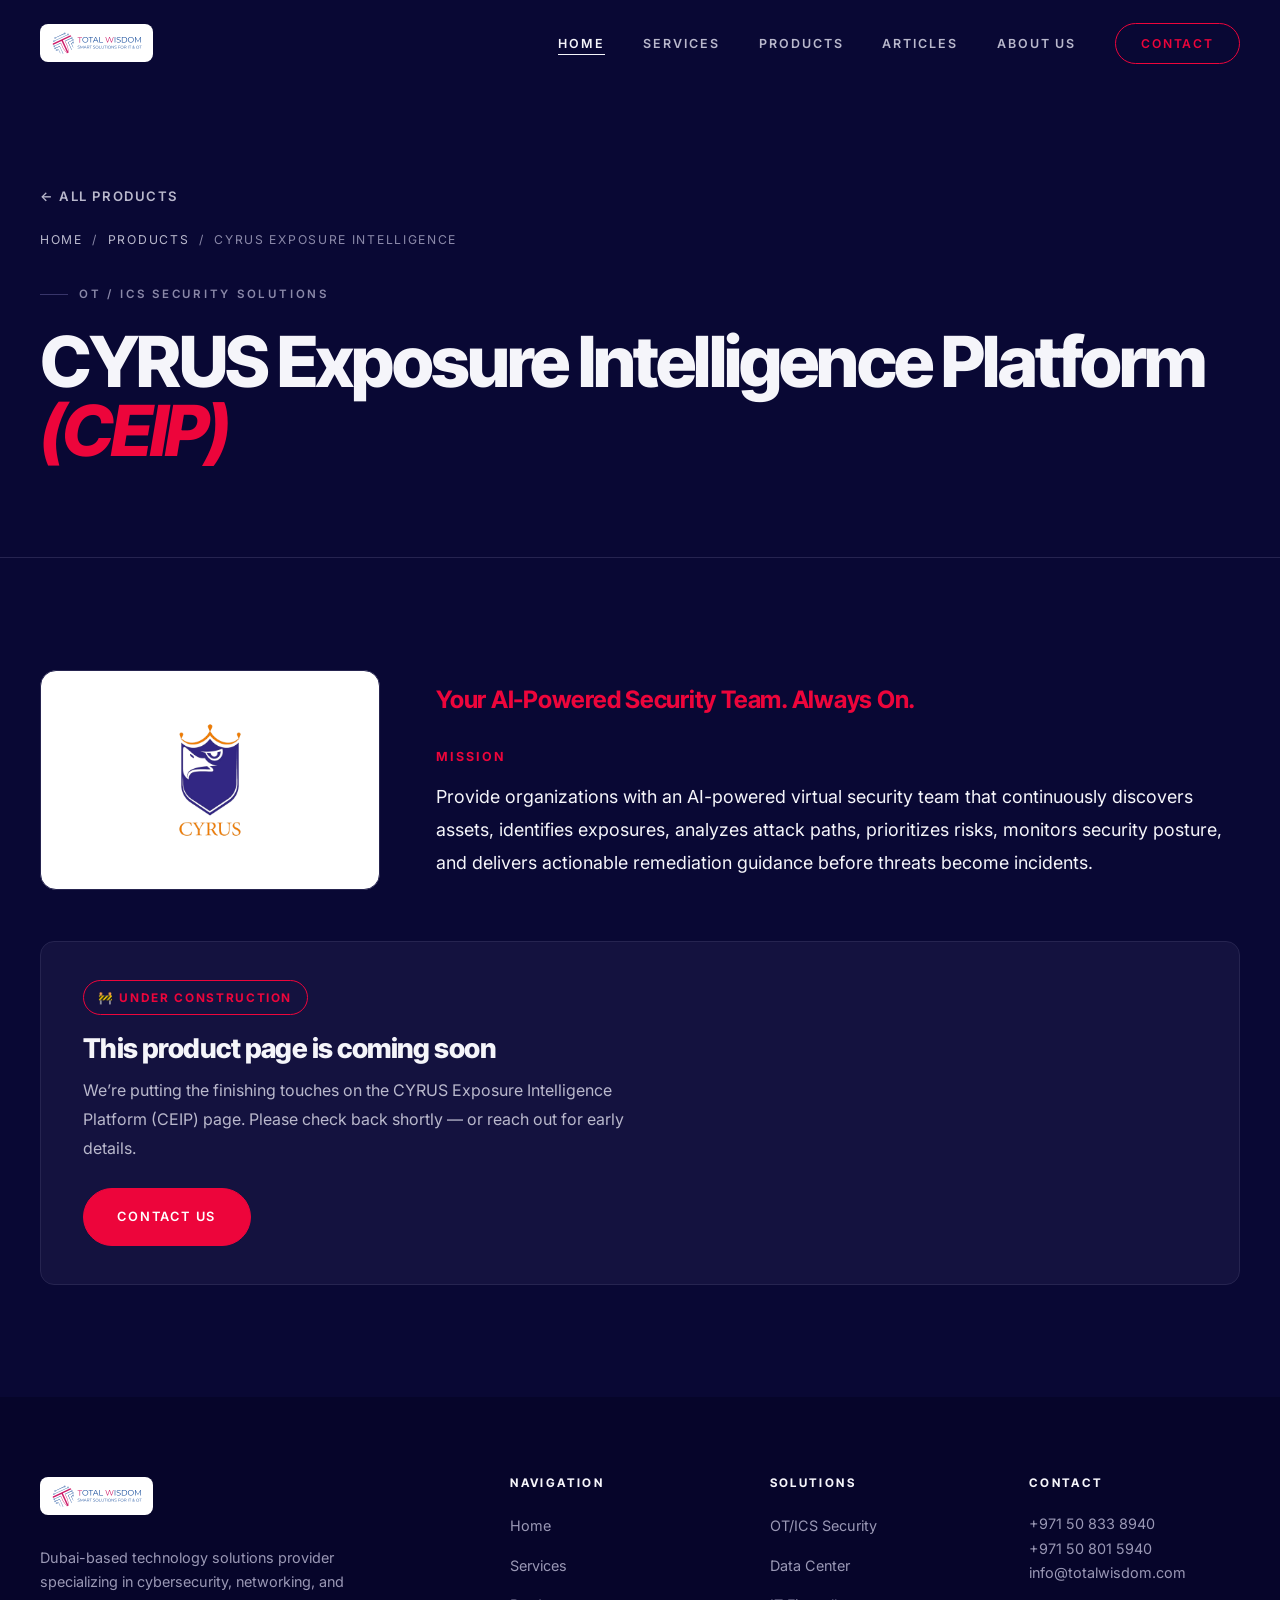
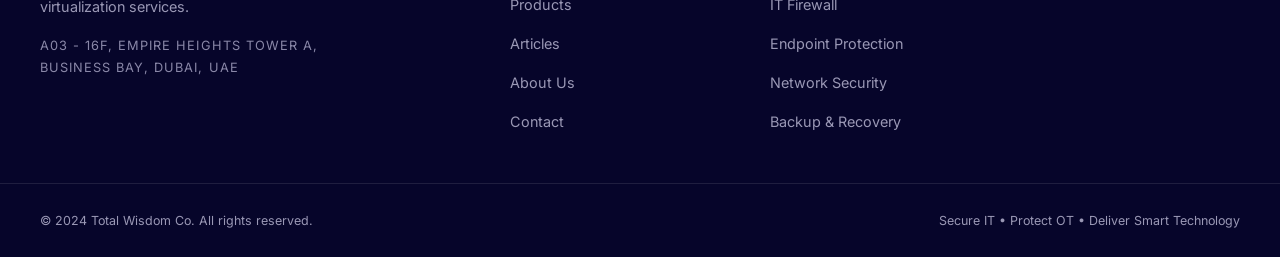
<file: cyrus-exposure.html>
<!DOCTYPE html>
<html lang="en">
<head>
  <meta charset="UTF-8" />
  <meta name="viewport" content="width=device-width, initial-scale=1.0" />
  <title>CYRUS Exposure Intelligence Platform (CEIP) — Total Wisdom Co.</title>
  <meta name="description" content="CYRUS Exposure Intelligence Platform (CEIP) — an AI-powered virtual security team that continuously discovers assets, identifies exposures, analyzes attack paths, and delivers remediation guidance. An award-winning OT/ICS security platform by Total Wisdom Co., Dubai." />
  <link rel="canonical" href="https://totalwisdom.com/cyrus-exposure.html" />

  <!-- ── Structured Data: Organization · LocalBusiness · WebSite · Product ── -->
  <script type="application/ld+json">
  {
    "@context": "https://schema.org",
    "@graph": [
      {
        "@type": "Organization",
        "@id": "https://totalwisdom.com/#organization",
        "name": "Total Wisdom Co.",
        "alternateName": "Total Wisdom",
        "url": "https://totalwisdom.com/",
        "logo": {
          "@type": "ImageObject",
          "@id": "https://totalwisdom.com/#logo",
          "url": "https://totalwisdom.com/assets/NTLOGOFinal-2.svg",
          "caption": "Total Wisdom Co."
        },
        "image": { "@id": "https://totalwisdom.com/#logo" },
        "description": "Dubai-based B2B technology solutions provider specializing in IT and OT/ICS cybersecurity, networking, virtualization, and data-center solutions.",
        "slogan": "Secure IT. Protect OT. Deliver Smart Technology.",
        "email": "info@totalwisdom.com",
        "telephone": "+971508338940",
        "foundingLocation": { "@type": "Place", "name": "Dubai, United Arab Emirates" },
        "areaServed": [
          { "@type": "Country", "name": "United Arab Emirates" },
          { "@type": "Place", "name": "GCC" }
        ],
        "knowsAbout": [
          "OT/ICS Security", "IT Firewall & Email Protection", "Data Center & Virtualization",
          "Endpoint & User Protection", "Network Infrastructure & Security",
          "Data Backup & Disaster Recovery", "IEC 62443", "NIST", "ISO 27001"
        ],
        "address": {
          "@type": "PostalAddress",
          "streetAddress": "A03 - 16F, Empire Heights Tower A, Business Bay",
          "addressLocality": "Dubai",
          "addressRegion": "Dubai",
          "addressCountry": "AE"
        },
        "contactPoint": [
          {
            "@type": "ContactPoint",
            "telephone": "+971508338940",
            "contactType": "customer service",
            "email": "info@totalwisdom.com",
            "areaServed": "AE",
            "availableLanguage": ["en", "ar"]
          },
          {
            "@type": "ContactPoint",
            "telephone": "+971508015940",
            "contactType": "sales",
            "areaServed": "AE",
            "availableLanguage": ["en", "ar"]
          }
        ],
        "award": [
          "Gold Medal — Geneva Inventions Expo 2024 (CYRUS)",
          "Silver Medal — Silicon Valley Invention Festival 2024 (CYRUS)",
          "Gold Medal — iCAN Innovation Festival 2023 (CYRUS)",
          "Gold Medal — Geneva Inventions Expo 2023 (CYRUS)"
        ]
      },
      {
        "@type": ["LocalBusiness", "ProfessionalService"],
        "@id": "https://totalwisdom.com/#localbusiness",
        "name": "Total Wisdom Co.",
        "parentOrganization": { "@id": "https://totalwisdom.com/#organization" },
        "url": "https://totalwisdom.com/",
        "image": { "@id": "https://totalwisdom.com/#logo" },
        "logo": { "@id": "https://totalwisdom.com/#logo" },
        "telephone": "+971508338940",
        "email": "info@totalwisdom.com",
        "description": "Dubai-based B2B cybersecurity and IT/OT technology solutions provider.",
        "address": {
          "@type": "PostalAddress",
          "streetAddress": "A03 - 16F, Empire Heights Tower A, Business Bay",
          "addressLocality": "Dubai",
          "addressRegion": "Dubai",
          "addressCountry": "AE"
        },
        "geo": { "@type": "GeoCoordinates", "latitude": 25.1862, "longitude": 55.2632 },
        "areaServed": { "@type": "Country", "name": "United Arab Emirates" },
        "hasMap": "https://www.google.com/maps?q=Empire+Heights+A+Tower,+Business+Bay,+Dubai"
      },
      {
        "@type": "WebSite",
        "@id": "https://totalwisdom.com/#website",
        "url": "https://totalwisdom.com/",
        "name": "Total Wisdom Co.",
        "inLanguage": "en",
        "publisher": { "@id": "https://totalwisdom.com/#organization" }
      },
      {
        "@type": "Product",
        "@id": "https://totalwisdom.com/cyrus-exposure.html#product",
        "name": "CYRUS Exposure Intelligence Platform (CEIP)",
        "alternateName": "CYRUS Exposure Intelligence",
        "url": "https://totalwisdom.com/cyrus-exposure.html",
        "image": "https://totalwisdom.com/assets/cyrus-logo.png",
        "description": "An AI-powered virtual security team that continuously discovers assets, identifies exposures, analyzes attack paths, prioritizes risks, monitors security posture, and delivers actionable remediation guidance before threats become incidents.",
        "slogan": "Your AI-Powered Security Team. Always On.",
        "category": "OT / ICS Cybersecurity",
        "brand": { "@type": "Brand", "name": "CYRUS" },
        "manufacturer": { "@id": "https://totalwisdom.com/#organization" },
        "award": [
          "Gold Medal — Geneva Inventions Expo 2024",
          "Silver Medal — Silicon Valley Invention Festival 2024",
          "Gold Medal — iCAN Innovation Festival 2023",
          "Gold Medal — Geneva Inventions Expo 2023"
        ],
        "offers": {
          "@type": "Offer",
          "url": "https://totalwisdom.com/contact.html",
          "availability": "https://schema.org/InStock",
          "priceCurrency": "AED",
          "businessFunction": "http://purl.org/goodrelations/v1#Sell",
          "seller": { "@id": "https://totalwisdom.com/#organization" },
          "priceSpecification": {
            "@type": "PriceSpecification",
            "priceCurrency": "AED",
            "valueAddedTaxIncluded": false
          }
        }
      },
      {
        "@type": "BreadcrumbList",
        "@id": "https://totalwisdom.com/cyrus-exposure.html#breadcrumb",
        "itemListElement": [
          { "@type": "ListItem", "position": 1, "name": "Home", "item": "https://totalwisdom.com/" },
          { "@type": "ListItem", "position": 2, "name": "Products", "item": "https://totalwisdom.com/products.html" },
          { "@type": "ListItem", "position": 3, "name": "CYRUS Exposure Intelligence Platform", "item": "https://totalwisdom.com/cyrus-exposure.html" }
        ]
      }
    ]
  }
  </script>
  <link rel="preconnect" href="https://fonts.googleapis.com" />
  <link rel="preconnect" href="https://fonts.gstatic.com" crossorigin />
  <link href="https://fonts.googleapis.com/css2?family=Inter+Tight:ital,wght@0,400;0,500;0,600;0,700;0,800;0,900;1,400;1,500;1,600;1,700;1,800&family=Inter:wght@400;500;600;700;800&display=swap" rel="stylesheet" />
  <link rel="stylesheet" href="style.css" />
  <style>
    .ce-hero { display:grid; grid-template-columns:340px 1fr; gap:3.5rem; align-items:center; }
    .ce-logo {
      background:#ffffff; border:1px solid var(--line); border-radius:16px;
      padding:2.6rem; display:flex; align-items:center; justify-content:center; min-height:220px;
    }
    .ce-logo img { max-width:60%; max-height:120px; width:auto; object-fit:contain; display:block; }
    .ce-tagline { font-family:var(--font-serif); font-weight:700; font-size:1.5rem; color:var(--accent); margin:0 0 1.6rem; letter-spacing:-.01em; }
    .ce-block { margin-top:3.2rem; }
    .ce-label { font-family:var(--font-sans); font-weight:700; font-size:.78rem; letter-spacing:.16em; text-transform:uppercase; color:var(--accent); margin:0 0 .8rem; }
    .ce-mission { font-size:1.12rem; line-height:1.85; color:var(--ink); margin:0; max-width:820px; }
    .ce-uc { margin-top:3.2rem; border:1px solid var(--line); border-radius:14px; background:var(--bg-card); padding:2.4rem 2.6rem; }
    .ce-uc-badge {
      display:inline-block; font-size:.74rem; font-weight:700; letter-spacing:.14em; text-transform:uppercase;
      color:var(--accent); border:1px solid var(--accent); border-radius:999px; padding:.4rem .9rem; margin-bottom:1.2rem;
    }
    .ce-uc h2 { font-family:var(--font-serif); font-weight:800; font-size:1.7rem; margin:0 0 .8rem; color:var(--ink); }
    .ce-uc p { line-height:1.8; color:var(--ink-soft); margin:0 0 1.6rem; max-width:560px; }
    .ce-back { display:inline-flex; align-items:center; gap:.5rem; font-size:.82rem; font-weight:600;
      letter-spacing:.12em; text-transform:uppercase; color:var(--ink-soft); margin-bottom:1.4rem; }
    .ce-back:hover { color:var(--accent); }
    @media(max-width:900px){
      .ce-hero { grid-template-columns:1fr; gap:2rem; }
      .ce-logo { max-width:340px; }
    }
  </style>
</head>
<body>

<!-- ── NAV ── -->
<nav id="navbar">
  <div class="nav-inner">
    <a href="index.html" class="nav-logo">
      <img src="assets/NTLOGOFinal-2.svg" alt="Total Wisdom Co." />
    </a>
    <button class="nav-toggle" id="navToggle" aria-label="Open menu">
      <span></span><span></span><span></span>
    </button>
    <ul class="nav-links" id="navLinks">
      <li><a href="index.html"    data-page="home">Home</a></li>
      <li><a href="services.html" data-page="services">Services</a></li>
      <li><a href="products.html" data-page="products">Products</a></li>
      <li><a href="/articles" data-page="articles">Articles</a></li>
      <li><a href="about.html" data-page="about">About Us</a></li>
      <li><a href="contact.html"  data-page="contact" class="nav-cta">Contact</a></li>
    </ul>
  </div>
</nav>

<!-- ── HERO ── -->
<section class="page-hero">
  <div class="container">
    <a href="products.html" class="ce-back">&larr; All Products</a>
    <div class="hero-breadcrumb">
      <a href="index.html">Home</a><span>/</span><a href="products.html">Products</a><span>/</span><span>CYRUS Exposure Intelligence</span>
    </div>
    <div class="section-tag">OT / ICS Security Solutions</div>
    <h1>CYRUS Exposure Intelligence Platform <span class="accent">(CEIP)</span></h1>
  </div>
</section>

<!-- ── BODY ── -->
<section class="section">
  <div class="container">
    <div class="ce-hero">
      <div class="ce-logo">
        <img src="assets/cyrus-logo.png" alt="CYRUS Exposure Intelligence Platform (CEIP)" />
      </div>
      <div>
        <p class="ce-tagline">Your AI-Powered Security Team. Always On.</p>
        <p class="ce-label">Mission</p>
        <p class="ce-mission">Provide organizations with an AI-powered virtual security team that continuously discovers assets, identifies exposures, analyzes attack paths, prioritizes risks, monitors security posture, and delivers actionable remediation guidance before threats become incidents.</p>
      </div>
    </div>

    <div class="ce-uc">
      <span class="ce-uc-badge">🚧 Under Construction</span>
      <h2>This product page is coming soon</h2>
      <p>We’re putting the finishing touches on the CYRUS Exposure Intelligence Platform (CEIP) page. Please check back shortly — or reach out for early details.</p>
      <a href="contact.html" class="btn-primary">Contact Us</a>
    </div>
  </div>
</section>

<!-- ── FOOTER ── -->
<footer class="footer">
  <div class="footer-main">
    <div class="container">
      <div class="footer-grid">
        <div class="footer-brand">
          <a href="index.html" class="nav-logo">
            <img src="assets/NTLOGOFinal-2.svg" alt="Total Wisdom Co." />
          </a>
          <p>Dubai-based technology solutions provider specializing in cybersecurity, networking, and virtualization services.</p>
          <p class="tagline">A03 - 16F, Empire Heights Tower A, Business Bay, Dubai, UAE</p>
        </div>
        <div class="footer-col">
          <h5>Navigation</h5>
          <ul>
            <li><a href="index.html">Home</a></li>
            <li><a href="services.html">Services</a></li>
            <li><a href="products.html">Products</a></li>
            <li><a href="/articles">Articles</a></li>
            <li><a href="about.html">About Us</a></li>
            <li><a href="contact.html">Contact</a></li>
          </ul>
        </div>
        <div class="footer-col">
          <h5>Solutions</h5>
          <ul>
            <li><a href="products.html">OT/ICS Security</a></li>
            <li><a href="products.html">Data Center</a></li>
            <li><a href="products.html">IT Firewall</a></li>
            <li><a href="products.html">Endpoint Protection</a></li>
            <li><a href="products.html">Network Security</a></li>
            <li><a href="products.html">Backup &amp; Recovery</a></li>
          </ul>
        </div>
        <div class="footer-col">
          <h5>Contact</h5>
          <p><a href="tel:+971508338940">+971 50 833 8940</a></p>
          <p><a href="tel:+971508015940">+971 50 801 5940</a></p>
          <p><a href="mailto:info@totalwisdom.com">info@totalwisdom.com</a></p>
        </div>
      </div>
    </div>
  </div>
  <div class="footer-bottom">
    <div class="container">
      <p>&copy; 2024 Total Wisdom Co. All rights reserved.</p>
      <p>Secure IT &bull; Protect OT &bull; Deliver Smart Technology</p>
    </div>
  </div>
</footer>

<script src="script.js"></script>
</body>
</html>
</file>
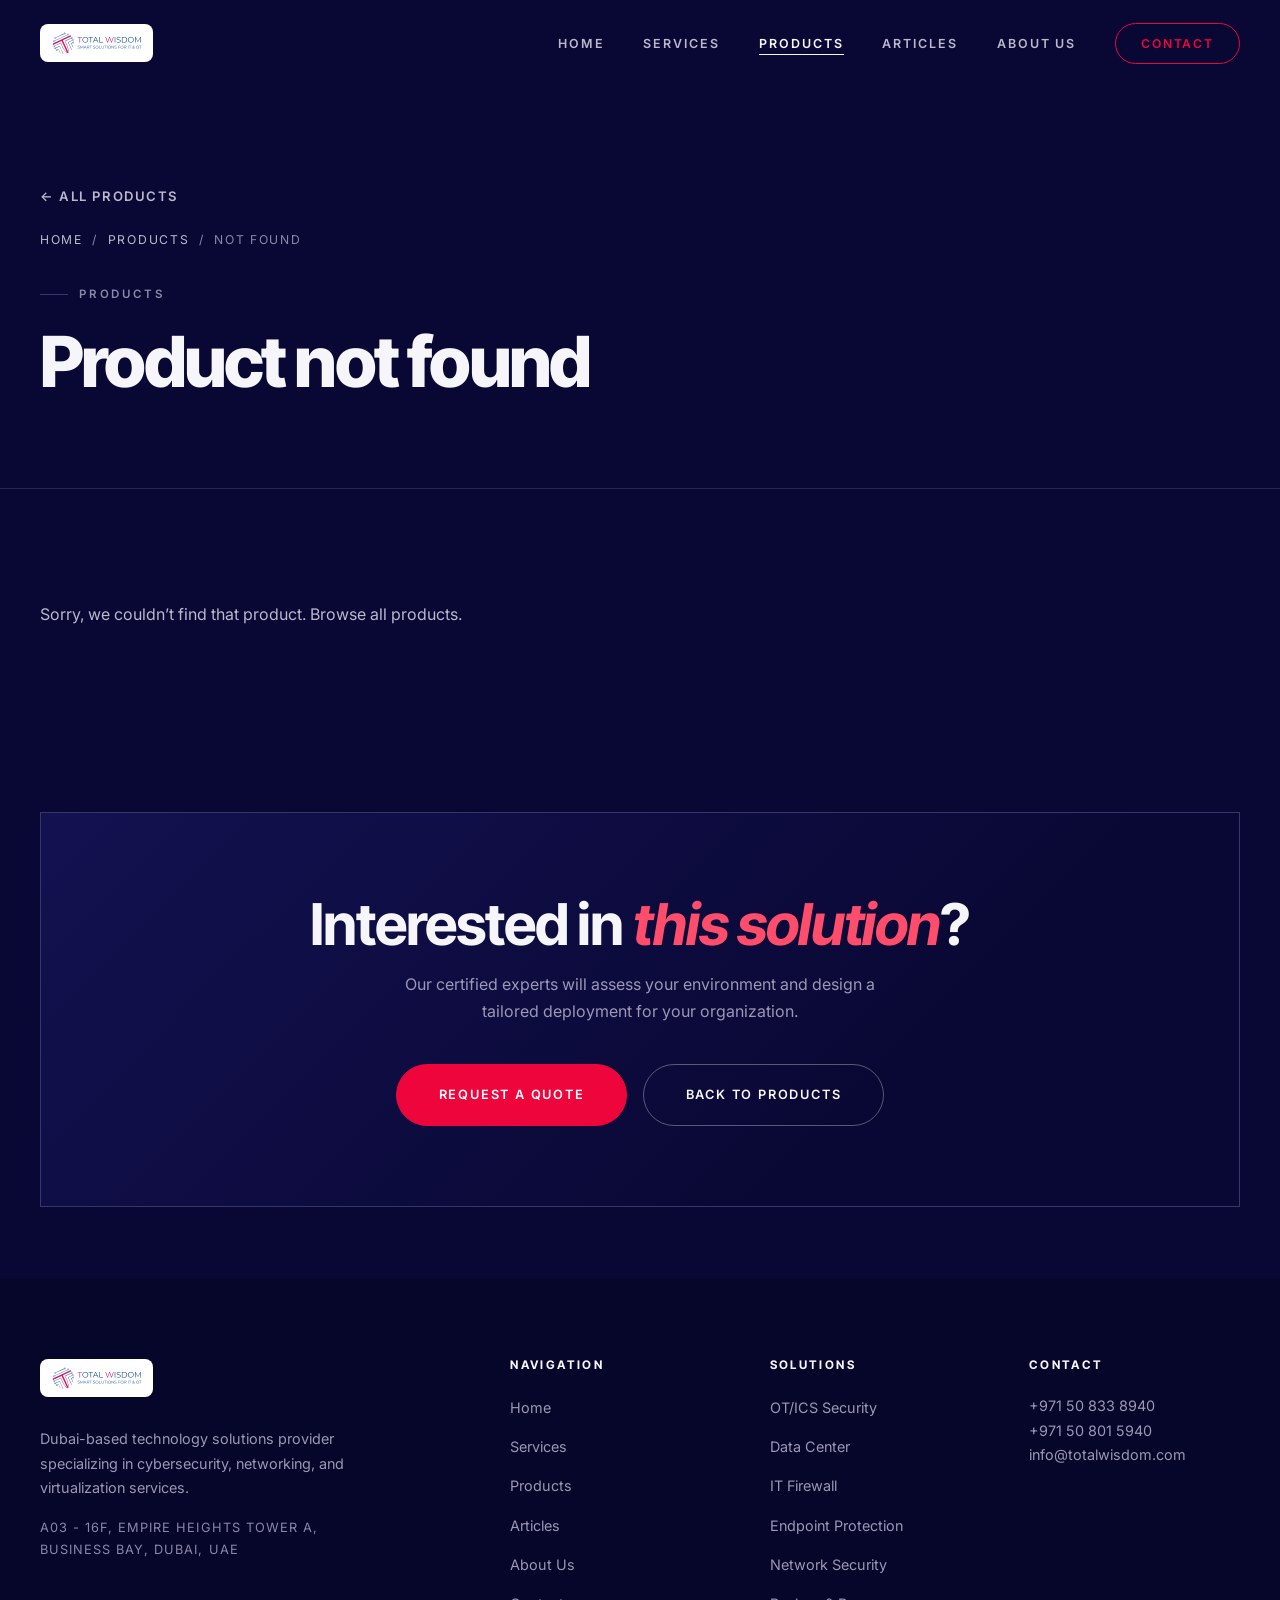
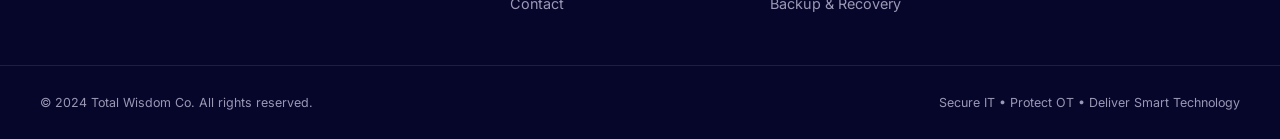
<file: product.html>
<!DOCTYPE html>
<html lang="en">
<head>
  <meta charset="UTF-8" />
  <meta name="viewport" content="width=device-width, initial-scale=1.0" />
  <title>Product — Total Wisdom Co.</title>
  <meta name="description" content="Product details from Total Wisdom Co. — a Dubai-based B2B provider of IT and OT/ICS cybersecurity, networking, virtualization, and data-center solutions." />
  <link rel="canonical" id="canonicalLink" href="https://totalwisdom.com/product.html" />

  <!-- ── Structured Data: Organization · LocalBusiness · WebSite ── -->
  <script type="application/ld+json">
  {
    "@context": "https://schema.org",
    "@graph": [
      {
        "@type": "Organization",
        "@id": "https://totalwisdom.com/#organization",
        "name": "Total Wisdom Co.",
        "alternateName": "Total Wisdom",
        "url": "https://totalwisdom.com/",
        "logo": {
          "@type": "ImageObject",
          "@id": "https://totalwisdom.com/#logo",
          "url": "https://totalwisdom.com/assets/NTLOGOFinal-2.svg",
          "caption": "Total Wisdom Co."
        },
        "image": { "@id": "https://totalwisdom.com/#logo" },
        "description": "Dubai-based B2B technology solutions provider specializing in IT and OT/ICS cybersecurity, networking, virtualization, and data-center solutions.",
        "slogan": "Secure IT. Protect OT. Deliver Smart Technology.",
        "email": "info@totalwisdom.com",
        "telephone": "+971508338940",
        "foundingLocation": { "@type": "Place", "name": "Dubai, United Arab Emirates" },
        "areaServed": [
          { "@type": "Country", "name": "United Arab Emirates" },
          { "@type": "Place", "name": "GCC" }
        ],
        "knowsAbout": [
          "OT/ICS Security", "IT Firewall & Email Protection", "Data Center & Virtualization",
          "Endpoint & User Protection", "Network Infrastructure & Security",
          "Data Backup & Disaster Recovery", "IEC 62443", "NIST", "ISO 27001"
        ],
        "address": {
          "@type": "PostalAddress",
          "streetAddress": "A03 - 16F, Empire Heights Tower A, Business Bay",
          "addressLocality": "Dubai",
          "addressRegion": "Dubai",
          "addressCountry": "AE"
        },
        "contactPoint": [
          {
            "@type": "ContactPoint",
            "telephone": "+971508338940",
            "contactType": "customer service",
            "email": "info@totalwisdom.com",
            "areaServed": "AE",
            "availableLanguage": ["en", "ar"]
          },
          {
            "@type": "ContactPoint",
            "telephone": "+971508015940",
            "contactType": "sales",
            "areaServed": "AE",
            "availableLanguage": ["en", "ar"]
          }
        ],
        "award": [
          "Gold Medal — Geneva Inventions Expo 2024 (CYRUS)",
          "Silver Medal — Silicon Valley Invention Festival 2024 (CYRUS)",
          "Gold Medal — iCAN Innovation Festival 2023 (CYRUS)",
          "Gold Medal — Geneva Inventions Expo 2023 (CYRUS)"
        ]
      },
      {
        "@type": ["LocalBusiness", "ProfessionalService"],
        "@id": "https://totalwisdom.com/#localbusiness",
        "name": "Total Wisdom Co.",
        "parentOrganization": { "@id": "https://totalwisdom.com/#organization" },
        "url": "https://totalwisdom.com/",
        "image": { "@id": "https://totalwisdom.com/#logo" },
        "logo": { "@id": "https://totalwisdom.com/#logo" },
        "telephone": "+971508338940",
        "email": "info@totalwisdom.com",
        "description": "Dubai-based B2B cybersecurity and IT/OT technology solutions provider.",
        "address": {
          "@type": "PostalAddress",
          "streetAddress": "A03 - 16F, Empire Heights Tower A, Business Bay",
          "addressLocality": "Dubai",
          "addressRegion": "Dubai",
          "addressCountry": "AE"
        },
        "geo": { "@type": "GeoCoordinates", "latitude": 25.1862, "longitude": 55.2632 },
        "areaServed": { "@type": "Country", "name": "United Arab Emirates" },
        "hasMap": "https://www.google.com/maps?q=Empire+Heights+A+Tower,+Business+Bay,+Dubai"
      },
      {
        "@type": "WebSite",
        "@id": "https://totalwisdom.com/#website",
        "url": "https://totalwisdom.com/",
        "name": "Total Wisdom Co.",
        "inLanguage": "en",
        "publisher": { "@id": "https://totalwisdom.com/#organization" }
      }
    ]
  }
  </script>
  <link rel="preconnect" href="https://fonts.googleapis.com" />
  <link rel="preconnect" href="https://fonts.gstatic.com" crossorigin />
  <link href="https://fonts.googleapis.com/css2?family=Inter+Tight:ital,wght@0,400;0,500;0,600;0,700;0,800;0,900;1,400;1,500;1,600;1,700;1,800&family=Inter:wght@400;500;600;700;800&display=swap" rel="stylesheet" />
  <link rel="stylesheet" href="style.css" />
  <style>
    .pd-hero { display:grid; grid-template-columns:340px 1fr; gap:3.5rem; align-items:center; }
    .pd-logo {
      background:#ffffff; border:1px solid var(--line); border-radius:16px;
      padding:2.6rem; display:flex; align-items:center; justify-content:center; min-height:220px;
    }
    .pd-logo img { max-width:100%; max-height:150px; width:auto; object-fit:contain; display:block; }
    .pd-lead { font-size:1.15rem; line-height:1.7; color:var(--ink); margin-top:1.2rem; }
    .pd-body p { margin-bottom:1.1rem; line-height:1.85; }
    .pd-section-title { font-family:var(--font-serif); font-weight:700; font-size:1.5rem; letter-spacing:-.01em; margin:0 0 1.4rem; }
    .pd-sub { font-family:var(--font-sans); font-weight:700; font-size:.78rem; letter-spacing:.16em; text-transform:uppercase; color:var(--accent); margin:2rem 0 1rem; }
    .pd-block { margin-top:3.2rem; }
    .pd-sol-grid { display:grid; grid-template-columns:1fr 1fr; gap:1rem; }
    .pd-sol {
      background:var(--bg-card); border:1px solid var(--line); border-radius:12px;
      padding:1.2rem 1.3rem;
    }
    .pd-sol h4 { font-size:.98rem; margin:0 0 .35rem; color:var(--ink); }
    .pd-sol p { font-size:.86rem; line-height:1.55; color:var(--ink-soft); margin:0; }
    .pd-apps { list-style:none; margin:0; padding:0; display:flex; flex-direction:column; gap:.7rem; }
    .pd-apps li { display:flex; gap:.7rem; align-items:flex-start; line-height:1.55; color:var(--ink-soft); font-size:.92rem; }
    .pd-apps li::before { content:''; width:7px; height:7px; border-radius:50%; background:var(--accent); flex-shrink:0; margin-top:.5rem; }
    .pd-gallery { display:grid; grid-template-columns:repeat(2,1fr); gap:1.2rem; }
    .pd-gallery img { width:100%; height:auto; display:block; border-radius:12px; border:1px solid var(--line); box-shadow:0 14px 34px rgba(0,0,0,.28); }
    .pd-note {
      margin-top:3.2rem; padding:1.8rem 2rem; border-left:3px solid var(--accent);
      background:var(--bg-card); border-radius:0 12px 12px 0; font-size:1.02rem; line-height:1.7;
    }
    .pd-back { display:inline-flex; align-items:center; gap:.5rem; font-size:.82rem; font-weight:600;
      letter-spacing:.12em; text-transform:uppercase; color:var(--ink-soft); margin-bottom:1.4rem; }
    .pd-back:hover { color:var(--accent); }
    .pd-tagline { font-family:var(--font-serif); font-weight:700; font-size:1.35rem; color:var(--accent); margin:0 0 1.6rem; letter-spacing:-.01em; }
    .pd-uc { border:1px solid var(--line); border-radius:14px; background:var(--bg-card); padding:2.2rem 2.4rem; }
    .pd-uc-badge {
      display:inline-block; font-size:.74rem; font-weight:700; letter-spacing:.14em; text-transform:uppercase;
      color:var(--accent); border:1px solid var(--accent); border-radius:999px; padding:.4rem .9rem; margin-bottom:1.2rem;
    }
    .pd-uc h2 { font-family:var(--font-serif); font-weight:800; font-size:1.6rem; margin:0 0 .8rem; color:var(--ink); }
    .pd-uc p { line-height:1.8; color:var(--ink-soft); margin:0 0 1.6rem; max-width:560px; }
    @media(max-width:900px){
      .pd-hero { grid-template-columns:1fr; gap:2rem; }
      .pd-logo { max-width:340px; }
      .pd-sol-grid, .pd-gallery { grid-template-columns:1fr; }
    }
  </style>
</head>
<body>

<!-- ── NAV ── -->
<nav id="navbar">
  <div class="nav-inner">
    <a href="index.html" class="nav-logo">
      <img src="assets/NTLOGOFinal-2.svg" alt="Total Wisdom Co." />
    </a>
    <button class="nav-toggle" id="navToggle" aria-label="Open menu">
      <span></span><span></span><span></span>
    </button>
    <ul class="nav-links" id="navLinks">
      <li><a href="index.html"    data-page="home">Home</a></li>
      <li><a href="services.html" data-page="services">Services</a></li>
      <li><a href="products.html" data-page="products">Products</a></li>
      <li><a href="/articles" data-page="articles">Articles</a></li>
      <li><a href="about.html" data-page="about">About Us</a></li>
      <li><a href="contact.html"  data-page="contact" class="nav-cta">Contact</a></li>
    </ul>
  </div>
</nav>

<!-- ── PRODUCT HERO ── -->
<section class="page-hero">
  <div class="container">
    <a href="products.html" class="pd-back">&larr; All Products</a>
    <div class="hero-breadcrumb">
      <a href="index.html">Home</a><span>/</span><a href="products.html">Products</a><span>/</span><span id="bcName">Product</span>
    </div>
    <div class="section-tag" id="pdCat">Product</div>
    <h1 id="pdName">Product</h1>
    <p id="pdLead" class="pd-lead"></p>
  </div>
</section>

<!-- ── PRODUCT BODY ── -->
<section class="section">
  <div class="container" id="pdContent">
    <!-- rendered by script -->
  </div>
</section>

<!-- ── CTA ── -->
<section class="section-sm">
  <div class="container">
    <div class="cta-banner reveal">
      <h2>Interested in <span class="accent" id="ctaName">this solution</span>?</h2>
      <p>Our certified experts will assess your environment and design a tailored deployment for your organization.</p>
      <div class="cta-actions">
        <a href="contact.html" class="btn-primary lg">Request a Quote</a>
        <a href="products.html" class="btn-ghost lg">Back to Products</a>
      </div>
    </div>
  </div>
</section>

<!-- ── FOOTER ── -->
<footer class="footer">
  <div class="footer-main">
    <div class="container">
      <div class="footer-grid">
        <div class="footer-brand">
          <a href="index.html" class="nav-logo">
            <img src="assets/NTLOGOFinal-2.svg" alt="Total Wisdom Co." />
          </a>
          <p>Dubai-based technology solutions provider specializing in cybersecurity, networking, and virtualization services.</p>
          <p class="tagline">A03 - 16F, Empire Heights Tower A, Business Bay, Dubai, UAE</p>
        </div>
        <div class="footer-col">
          <h5>Navigation</h5>
          <ul>
            <li><a href="index.html">Home</a></li>
            <li><a href="services.html">Services</a></li>
            <li><a href="products.html">Products</a></li>
            <li><a href="/articles">Articles</a></li>
            <li><a href="about.html">About Us</a></li>
            <li><a href="contact.html">Contact</a></li>
          </ul>
        </div>
        <div class="footer-col">
          <h5>Solutions</h5>
          <ul>
            <li><a href="products.html">OT/ICS Security</a></li>
            <li><a href="products.html">Data Center</a></li>
            <li><a href="products.html">IT Firewall</a></li>
            <li><a href="products.html">Endpoint Protection</a></li>
            <li><a href="products.html">Network Security</a></li>
            <li><a href="products.html">Backup &amp; Recovery</a></li>
          </ul>
        </div>
        <div class="footer-col">
          <h5>Contact</h5>
          <p><a href="tel:+971508338940">+971 50 833 8940</a></p>
          <p><a href="tel:+971508015940">+971 50 801 5940</a></p>
          <p><a href="mailto:info@totalwisdom.com">info@totalwisdom.com</a></p>
        </div>
      </div>
    </div>
  </div>
  <div class="footer-bottom">
    <div class="container">
      <p>&copy; 2024 Total Wisdom Co. All rights reserved.</p>
      <p>Secure IT &bull; Protect OT &bull; Deliver Smart Technology</p>
    </div>
  </div>
</footer>

<script src="products-data.js"></script>
<script src="products-licensing.js"></script>
<script>
  (function () {
    function esc(s){ var d=document.createElement('div'); d.textContent=s==null?'':s; return d.innerHTML; }
    var slug = new URLSearchParams(location.search).get('p');
    var p = (window.PRODUCTS || {})[slug];
    var content = document.getElementById('pdContent');
    var canonical = document.getElementById('canonicalLink');

    if (!p) {
      // Unknown product: canonicalize to the products listing to avoid a duplicate/empty URL.
      if (canonical) canonical.href = 'https://totalwisdom.com/products.html';
      document.getElementById('pdName').textContent = 'Product not found';
      document.getElementById('pdCat').textContent = 'Products';
      document.getElementById('bcName').textContent = 'Not found';
      content.innerHTML = '<p>Sorry, we couldn’t find that product. <a href="products.html">Browse all products</a>.</p>';
      return;
    }

    // Self-referencing canonical for this specific product.
    if (canonical) canonical.href = 'https://totalwisdom.com/product.html?p=' + encodeURIComponent(slug);

    document.title = p.name + ' — Total Wisdom Co.';
    document.getElementById('pdName').textContent = p.name;
    document.getElementById('pdCat').textContent = p.category;
    document.getElementById('bcName').textContent = p.name;
    document.getElementById('pdLead').textContent = p.lead || '';
    document.getElementById('ctaName').textContent = p.name;

    // Under-construction products: show a notice instead of full details.
    if (p.underConstruction) {
      content.innerHTML =
        '<div class="pd-hero">' +
          '<div class="pd-logo"><img src="' + esc(p.logo) + '" alt="' + esc(p.name) + '" /></div>' +
          '<div class="pd-body">' +
            (p.tagline ? '<p class="pd-tagline">' + esc(p.tagline) + '</p>' : '') +
            '<div class="pd-uc">' +
              '<span class="pd-uc-badge">🚧 Under Construction</span>' +
              '<h2>This product page is coming soon</h2>' +
              '<p>We’re putting the finishing touches on the ' + esc(p.name) + ' page. ' +
              'Please check back shortly — or reach out for early details.</p>' +
              '<a href="contact.html" class="btn-primary">Contact Us</a>' +
            '</div>' +
          '</div>' +
        '</div>';
      return;
    }

    var html = '';

    // Hero: logo + opening description
    html += '<div class="pd-hero">';
    html += '<div class="pd-logo"><img src="' + esc(p.logo) + '" alt="' + esc(p.name) + '" /></div>';
    html += '<div class="pd-body">';
    (p.body || []).forEach(function (para) { html += '<p>' + esc(para) + '</p>'; });
    html += '</div></div>';

    // Key solutions
    if (p.solutions && p.solutions.length) {
      html += '<div class="pd-block"><h2 class="pd-section-title">Key Solutions</h2><div class="pd-sol-grid">';
      p.solutions.forEach(function (s) {
        html += '<div class="pd-sol"><h4>' + esc(s.n) + '</h4><p>' + esc(s.d) + '</p></div>';
      });
      html += '</div></div>';
    }

    // Photos
    if (p.photos && p.photos.length) {
      html += '<div class="pd-block"><h2 class="pd-section-title">In Action</h2><div class="pd-gallery">';
      p.photos.forEach(function (img) {
        html += '<img src="' + esc(img.src) + '" alt="' + esc(img.alt) + '" loading="lazy" />';
      });
      html += '</div></div>';
    }

    // Applications
    if (p.applications && p.applications.length) {
      html += '<div class="pd-block"><h2 class="pd-section-title">Applications</h2><ul class="pd-apps">';
      p.applications.forEach(function (a) { html += '<li>' + esc(a) + '</li>'; });
      html += '</ul></div>';
    }

    // Licensing & editions (from products-licensing.js)
    var lic = (window.PRODUCT_LICENSING || {})[slug];
    if (lic) {
      html += '<div class="pd-block"><h2 class="pd-section-title">' + esc(lic.title || 'Licensing & Editions') + '</h2>';
      if (lic.intro) { html += '<p style="line-height:1.85;max-width:760px;">' + esc(lic.intro) + '</p>'; }
      if (lic.glance && lic.glance.length) {
        html += '<h3 class="pd-sub">Licensing at a Glance</h3><ul class="pd-apps">';
        lic.glance.forEach(function (g) { html += '<li>' + esc(g) + '</li>'; });
        html += '</ul>';
      }
      if (lic.editions && lic.editions.length) {
        html += '<h3 class="pd-sub">Editions &amp; Options</h3><div class="pd-sol-grid">';
        lic.editions.forEach(function (e) {
          html += '<div class="pd-sol"><h4>' + esc(e.n) + '</h4><p>' + esc(e.d) + '</p></div>';
        });
        html += '</div>';
      }
      if (lic.tips && lic.tips.length) {
        html += '<h3 class="pd-sub">Procurement Tips (UAE &amp; GCC)</h3><ul class="pd-apps">';
        lic.tips.forEach(function (t) { html += '<li>' + esc(t) + '</li>'; });
        html += '</ul>';
      }
      html += '</div>';
    }

    // Closing note
    if (p.note) { html += '<div class="pd-note">' + esc(p.note) + '</div>'; }

    content.innerHTML = html;
  })();
</script>
<script src="script.js"></script>
</body>
</html>
</file>
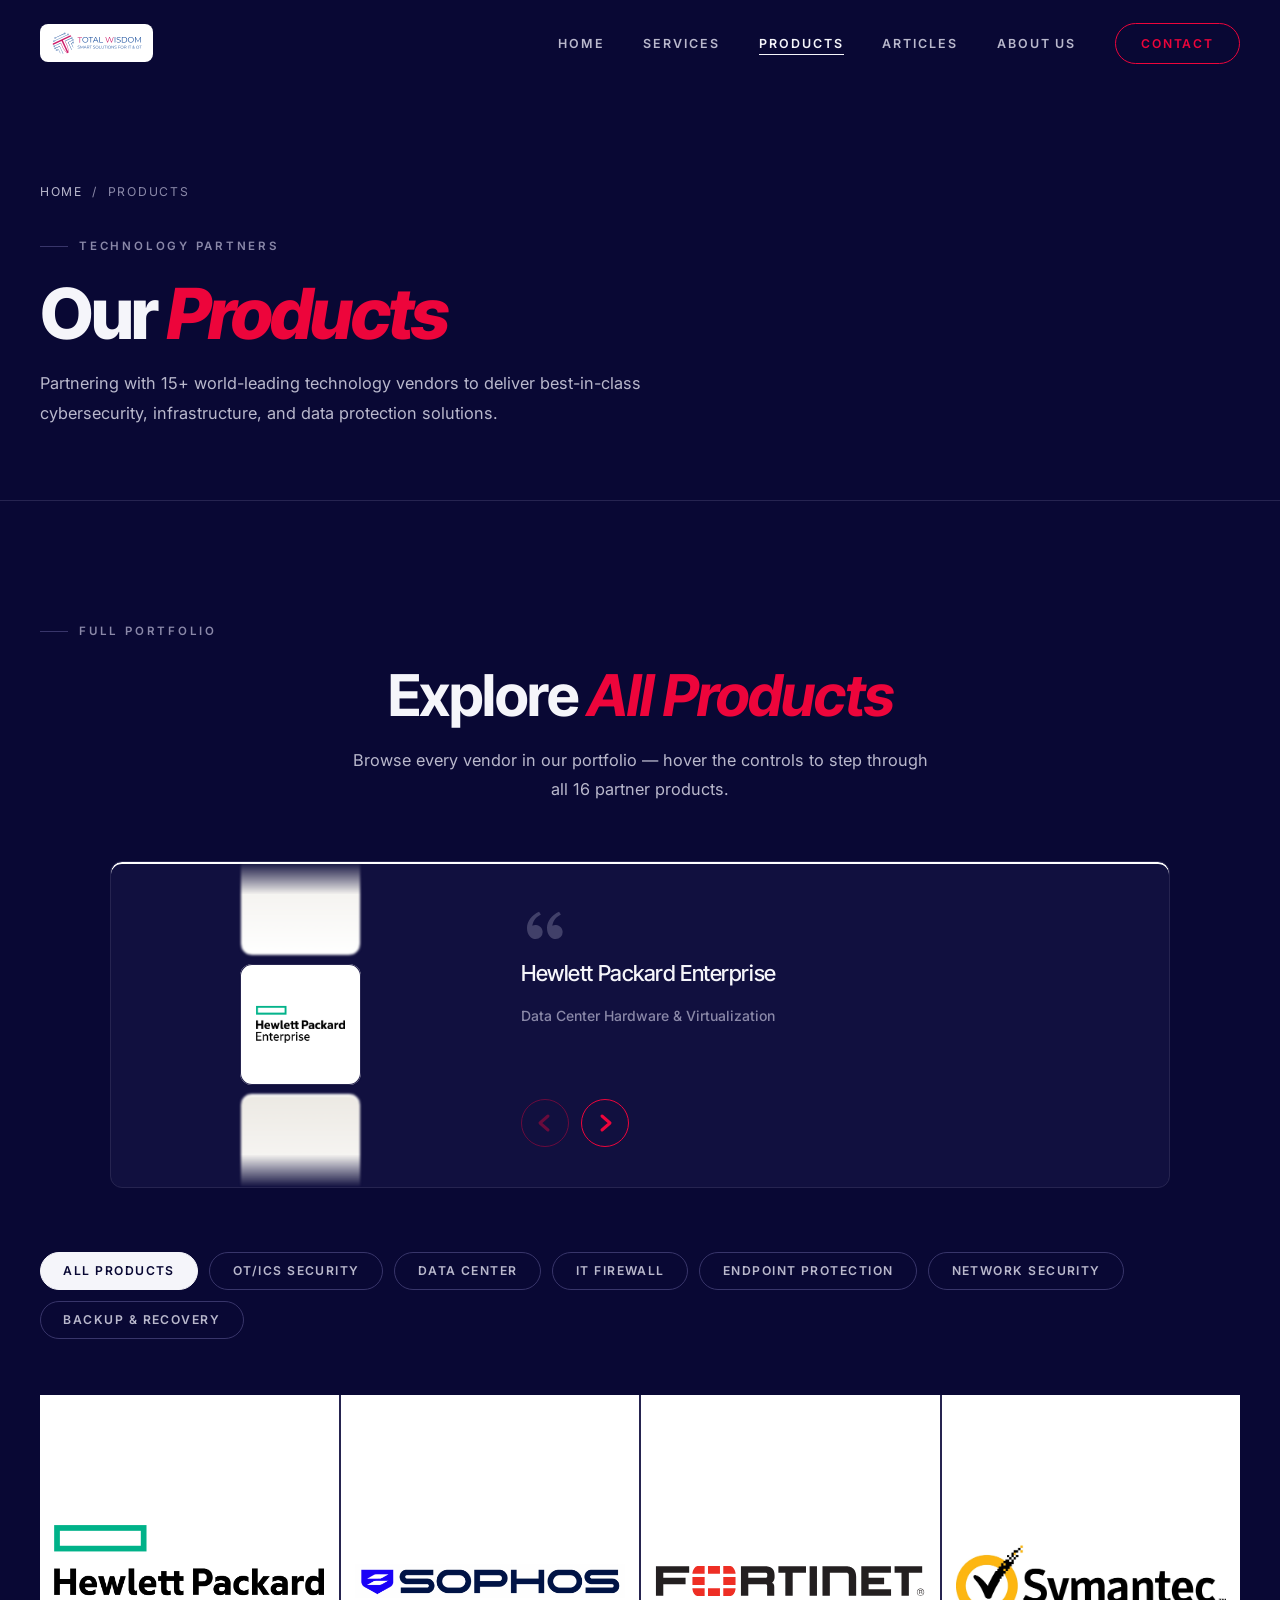
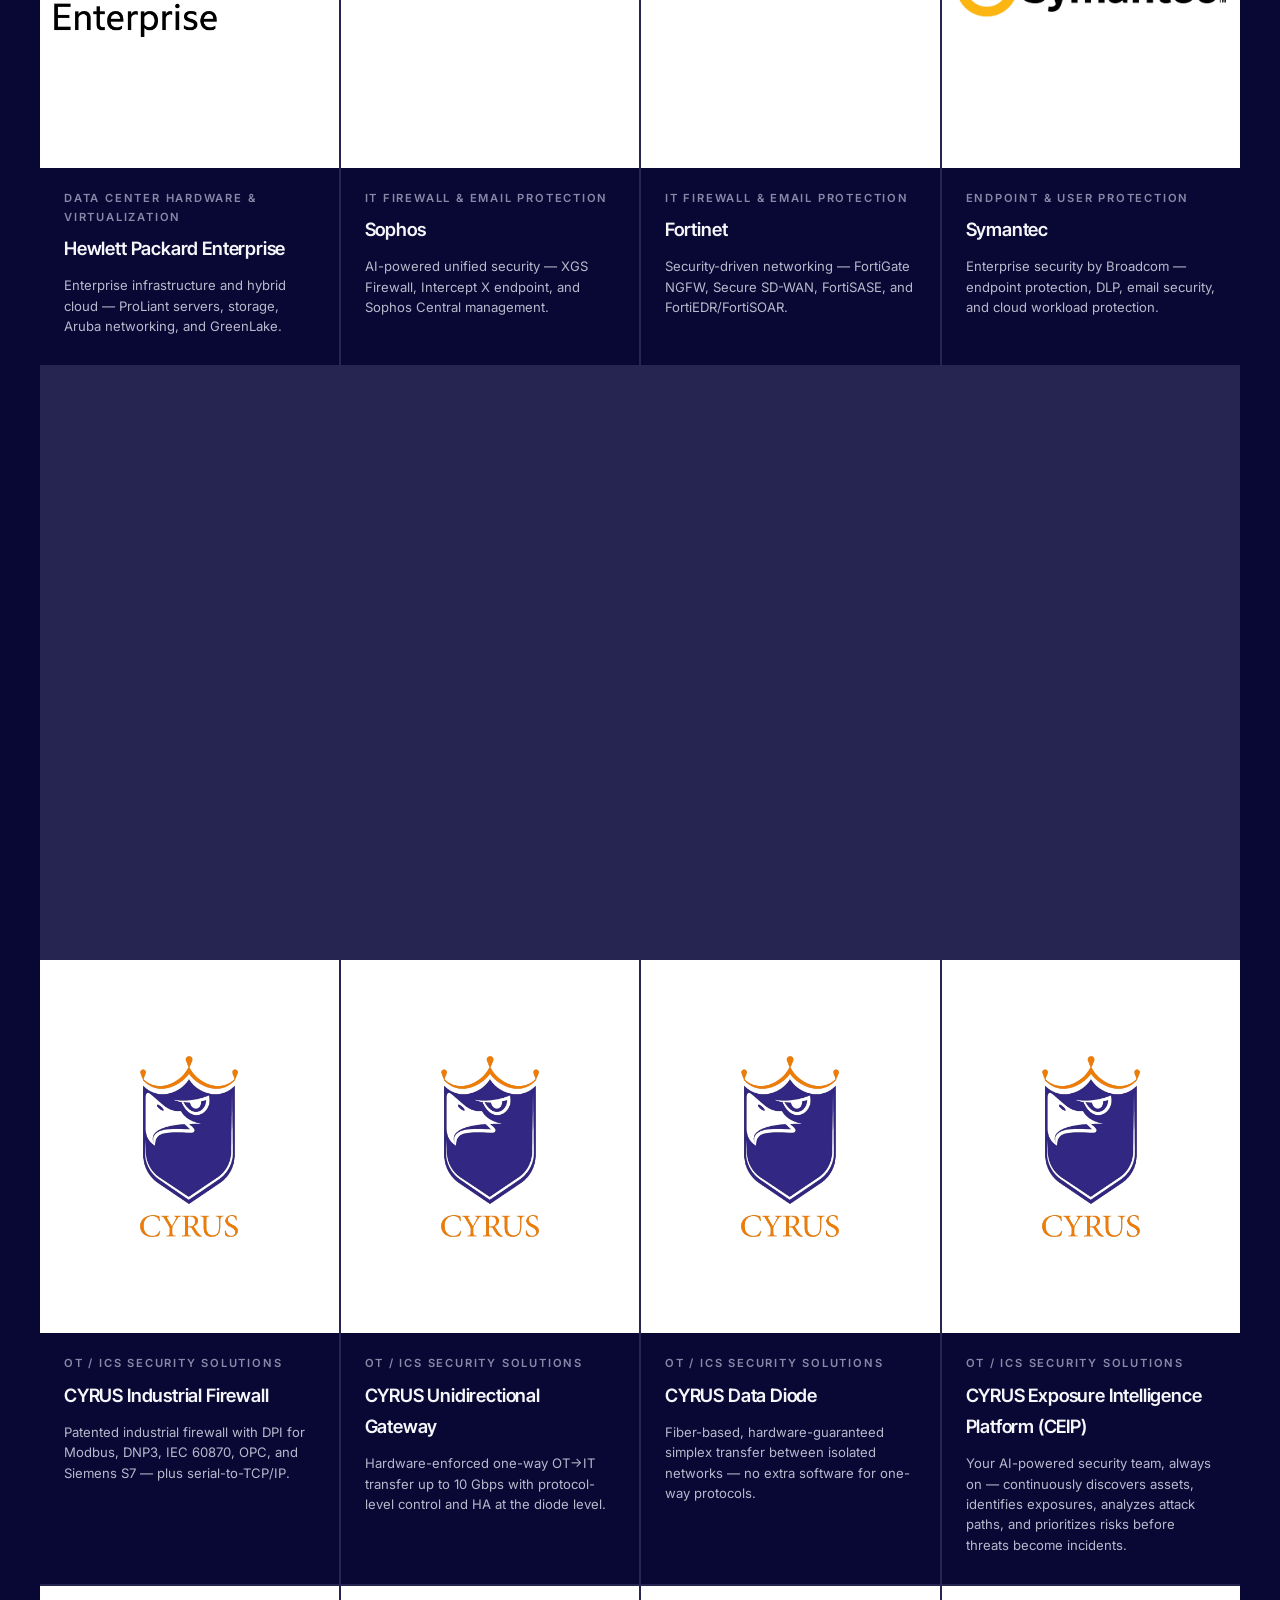
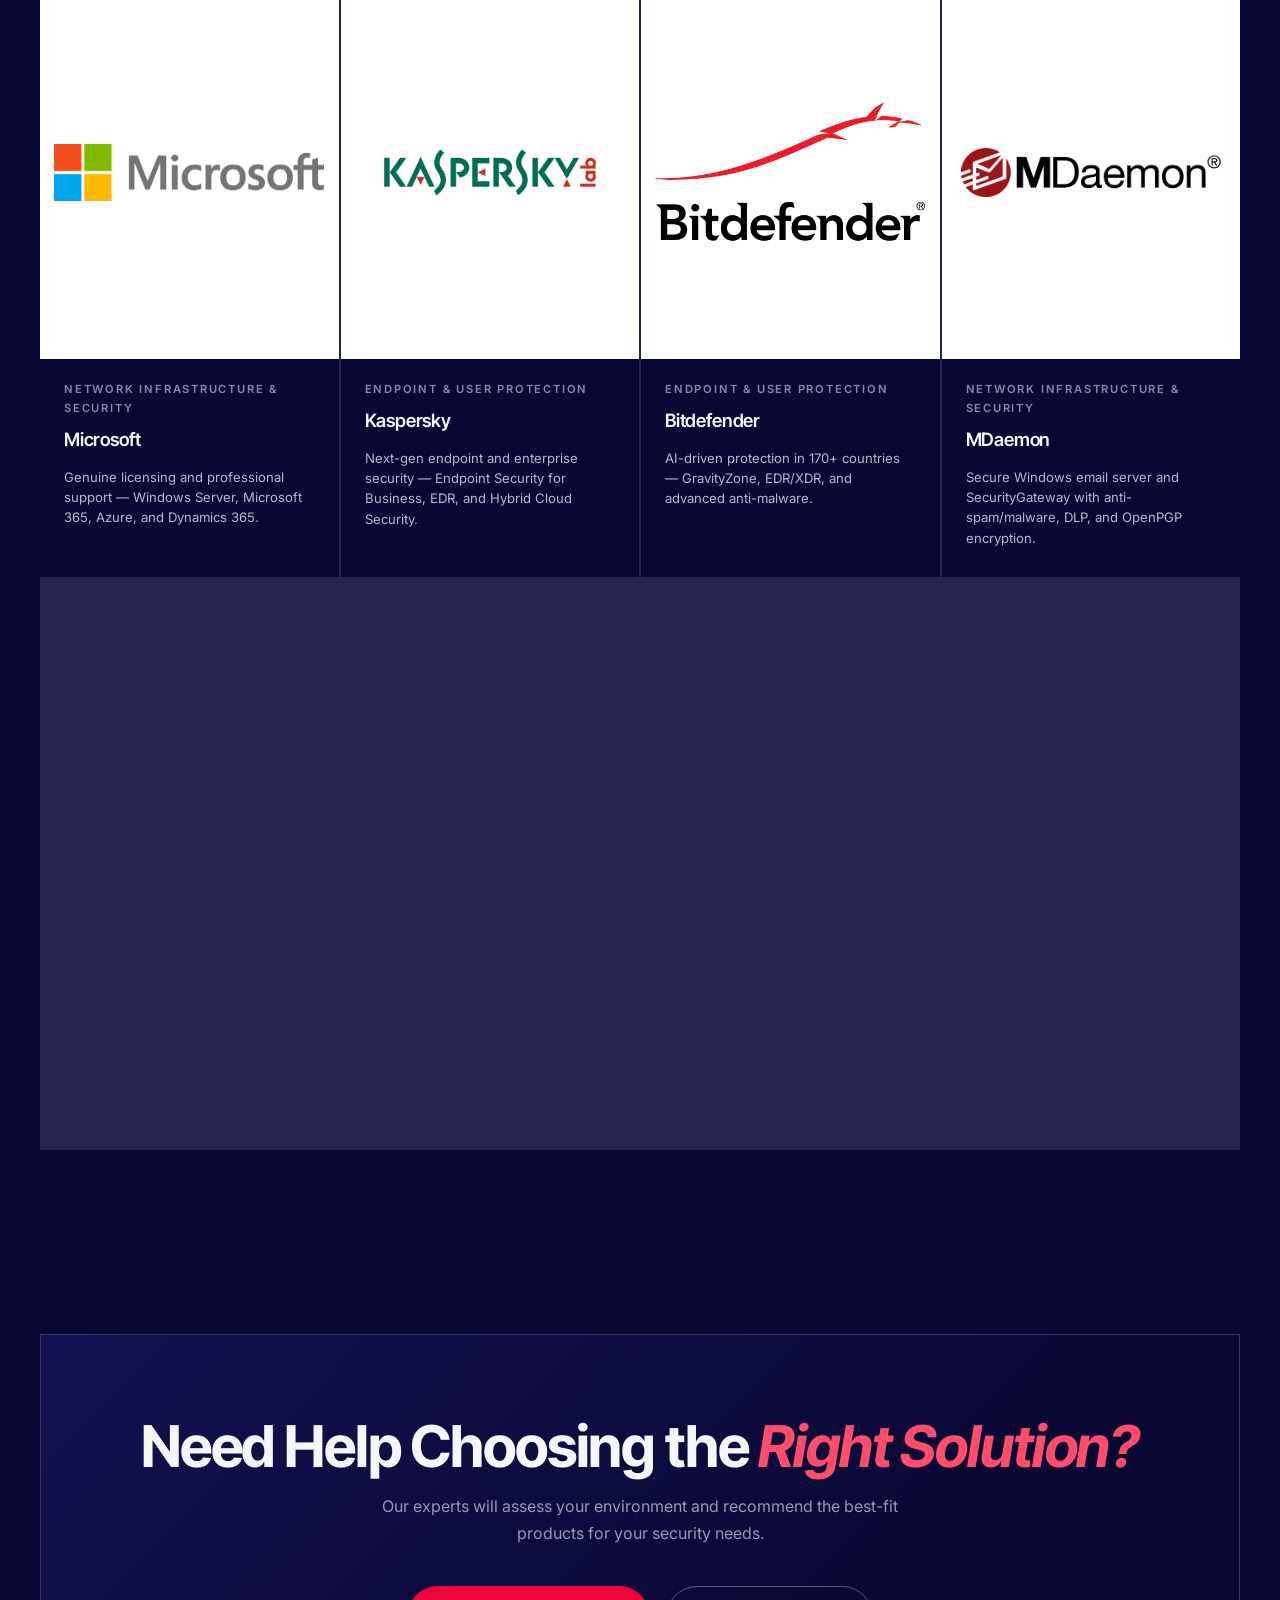
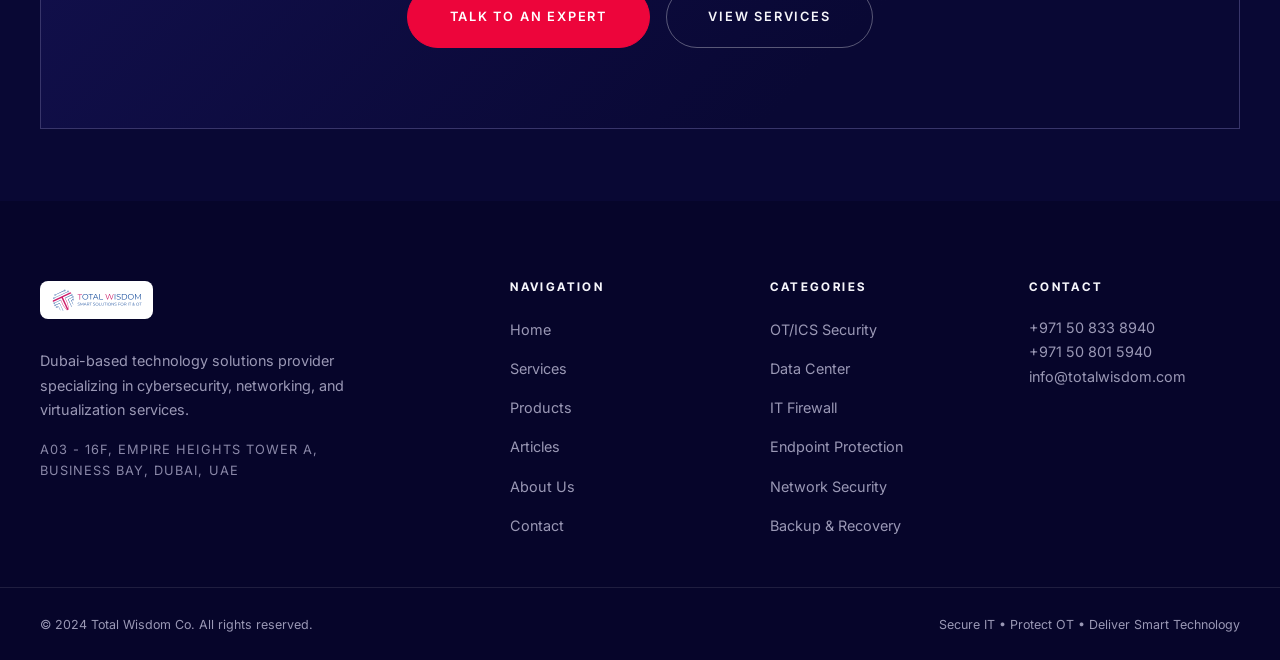
<file: products.html>
<!DOCTYPE html>
<html lang="en">
<head>
  <meta charset="UTF-8" />
  <meta name="viewport" content="width=device-width, initial-scale=1.0" />
  <title>Products — Total Wisdom Co.</title>
  <meta name="description" content="Explore Total Wisdom Co.'s product portfolio — the award-winning CYRUS OT/ICS security line plus solutions from Cisco, HPE, Fortinet, Sophos, VMware, Veritas, Symantec, Kaspersky, Bitdefender and more." />
  <link rel="canonical" href="https://totalwisdom.com/products.html" />

  <!-- ── Structured Data: Organization · LocalBusiness · WebSite · Products ── -->
  <script type="application/ld+json">
  {
    "@context": "https://schema.org",
    "@graph": [
      {
        "@type": "Organization",
        "@id": "https://totalwisdom.com/#organization",
        "name": "Total Wisdom Co.",
        "alternateName": "Total Wisdom",
        "url": "https://totalwisdom.com/",
        "logo": {
          "@type": "ImageObject",
          "@id": "https://totalwisdom.com/#logo",
          "url": "https://totalwisdom.com/assets/NTLOGOFinal-2.svg",
          "caption": "Total Wisdom Co."
        },
        "image": { "@id": "https://totalwisdom.com/#logo" },
        "description": "Dubai-based B2B technology solutions provider specializing in IT and OT/ICS cybersecurity, networking, virtualization, and data-center solutions.",
        "slogan": "Secure IT. Protect OT. Deliver Smart Technology.",
        "email": "info@totalwisdom.com",
        "telephone": "+971508338940",
        "foundingLocation": { "@type": "Place", "name": "Dubai, United Arab Emirates" },
        "areaServed": [
          { "@type": "Country", "name": "United Arab Emirates" },
          { "@type": "Place", "name": "GCC" }
        ],
        "knowsAbout": [
          "OT/ICS Security", "IT Firewall & Email Protection", "Data Center & Virtualization",
          "Endpoint & User Protection", "Network Infrastructure & Security",
          "Data Backup & Disaster Recovery", "IEC 62443", "NIST", "ISO 27001"
        ],
        "address": {
          "@type": "PostalAddress",
          "streetAddress": "A03 - 16F, Empire Heights Tower A, Business Bay",
          "addressLocality": "Dubai",
          "addressRegion": "Dubai",
          "addressCountry": "AE"
        },
        "contactPoint": [
          {
            "@type": "ContactPoint",
            "telephone": "+971508338940",
            "contactType": "customer service",
            "email": "info@totalwisdom.com",
            "areaServed": "AE",
            "availableLanguage": ["en", "ar"]
          },
          {
            "@type": "ContactPoint",
            "telephone": "+971508015940",
            "contactType": "sales",
            "areaServed": "AE",
            "availableLanguage": ["en", "ar"]
          }
        ],
        "award": [
          "Gold Medal — Geneva Inventions Expo 2024 (CYRUS)",
          "Silver Medal — Silicon Valley Invention Festival 2024 (CYRUS)",
          "Gold Medal — iCAN Innovation Festival 2023 (CYRUS)",
          "Gold Medal — Geneva Inventions Expo 2023 (CYRUS)"
        ]
      },
      {
        "@type": ["LocalBusiness", "ProfessionalService"],
        "@id": "https://totalwisdom.com/#localbusiness",
        "name": "Total Wisdom Co.",
        "parentOrganization": { "@id": "https://totalwisdom.com/#organization" },
        "url": "https://totalwisdom.com/",
        "image": { "@id": "https://totalwisdom.com/#logo" },
        "logo": { "@id": "https://totalwisdom.com/#logo" },
        "telephone": "+971508338940",
        "email": "info@totalwisdom.com",
        "description": "Dubai-based B2B cybersecurity and IT/OT technology solutions provider.",
        "address": {
          "@type": "PostalAddress",
          "streetAddress": "A03 - 16F, Empire Heights Tower A, Business Bay",
          "addressLocality": "Dubai",
          "addressRegion": "Dubai",
          "addressCountry": "AE"
        },
        "geo": { "@type": "GeoCoordinates", "latitude": 25.1862, "longitude": 55.2632 },
        "areaServed": { "@type": "Country", "name": "United Arab Emirates" },
        "hasMap": "https://www.google.com/maps?q=Empire+Heights+A+Tower,+Business+Bay,+Dubai"
      },
      {
        "@type": "WebSite",
        "@id": "https://totalwisdom.com/#website",
        "url": "https://totalwisdom.com/",
        "name": "Total Wisdom Co.",
        "inLanguage": "en",
        "publisher": { "@id": "https://totalwisdom.com/#organization" }
      },
      {
        "@type": "CollectionPage",
        "@id": "https://totalwisdom.com/products.html#webpage",
        "url": "https://totalwisdom.com/products.html",
        "name": "Products — Total Wisdom Co.",
        "isPartOf": { "@id": "https://totalwisdom.com/#website" },
        "inLanguage": "en"
      },
      {
        "@type": "BreadcrumbList",
        "@id": "https://totalwisdom.com/products.html#breadcrumb",
        "itemListElement": [
          { "@type": "ListItem", "position": 1, "name": "Home", "item": "https://totalwisdom.com/" },
          { "@type": "ListItem", "position": 2, "name": "Products", "item": "https://totalwisdom.com/products.html" }
        ]
      },
      {
        "@type": "ItemList",
        "@id": "https://totalwisdom.com/products.html#cyrus-line",
        "name": "CYRUS OT / ICS Security Product Line",
        "description": "Total Wisdom's award-winning CYRUS line of operational-technology and industrial control system security products.",
        "itemListElement": [
          {
            "@type": "ListItem",
            "position": 1,
            "item": {
              "@type": "Product",
              "name": "CYRUS Industrial Firewall",
              "category": "OT / ICS Security Solutions",
              "image": "https://totalwisdom.com/assets/cyrus-logo.png",
              "brand": { "@type": "Brand", "name": "CYRUS" },
              "manufacturer": { "@id": "https://totalwisdom.com/#organization" }
            }
          },
          {
            "@type": "ListItem",
            "position": 2,
            "item": {
              "@type": "Product",
              "name": "CYRUS Unidirectional Gateway",
              "category": "OT / ICS Security Solutions",
              "image": "https://totalwisdom.com/assets/cyrus-logo.png",
              "brand": { "@type": "Brand", "name": "CYRUS" },
              "manufacturer": { "@id": "https://totalwisdom.com/#organization" }
            }
          },
          {
            "@type": "ListItem",
            "position": 3,
            "item": {
              "@type": "Product",
              "name": "CYRUS Data Diode",
              "category": "OT / ICS Security Solutions",
              "image": "https://totalwisdom.com/assets/cyrus-logo.png",
              "brand": { "@type": "Brand", "name": "CYRUS" },
              "manufacturer": { "@id": "https://totalwisdom.com/#organization" }
            }
          },
          {
            "@type": "ListItem",
            "position": 4,
            "item": {
              "@type": "Product",
              "@id": "https://totalwisdom.com/cyrus-exposure.html#product",
              "name": "CYRUS Exposure Intelligence Platform (CEIP)",
              "category": "OT / ICS Security Solutions",
              "url": "https://totalwisdom.com/cyrus-exposure.html",
              "image": "https://totalwisdom.com/assets/cyrus-logo.png",
              "brand": { "@type": "Brand", "name": "CYRUS" },
              "manufacturer": { "@id": "https://totalwisdom.com/#organization" }
            }
          }
        ]
      }
    ]
  }
  </script>
  <link rel="preconnect" href="https://fonts.googleapis.com" />
  <link rel="preconnect" href="https://fonts.gstatic.com" crossorigin />
  <link href="https://fonts.googleapis.com/css2?family=Inter+Tight:ital,wght@0,400;0,500;0,600;0,700;0,800;0,900;1,400;1,500;1,600;1,700;1,800&family=Inter:wght@400;500;600;700;800&display=swap" rel="stylesheet" />
  <link rel="stylesheet" href="style.css" />
  <link rel="stylesheet" href="scroll-reel-testimonials.css" />
</head>
<body>

<!-- ── NAV ── -->
<nav id="navbar">
  <div class="nav-inner">
    <a href="index.html" class="nav-logo">
      <img src="assets/NTLOGOFinal-2.svg" alt="Total Wisdom Co." />
    </a>
    <button class="nav-toggle" id="navToggle" aria-label="Open menu">
      <span></span><span></span><span></span>
    </button>
    <ul class="nav-links" id="navLinks">
      <li><a href="index.html"    data-page="home">Home</a></li>
      <li><a href="services.html" data-page="services">Services</a></li>
      <li><a href="products.html" data-page="products">Products</a></li>
      <li><a href="/articles" data-page="articles">Articles</a></li>
      <li><a href="about.html" data-page="about">About Us</a></li>
      <li><a href="contact.html"  data-page="contact" class="nav-cta">Contact</a></li>
    </ul>
  </div>
</nav>

<!-- ── PAGE HERO ── -->
<section class="page-hero">
  <div class="container">
    <div class="hero-breadcrumb">
      <a href="index.html">Home</a>
      <span>/</span>
      <span>Products</span>
    </div>
    <div class="section-tag">Technology Partners</div>
    <h1>Our <span class="accent">Products</span></h1>
    <p>Partnering with 15+ world-leading technology vendors to deliver best-in-class cybersecurity, infrastructure, and data protection solutions.</p>
  </div>
</section>

<!-- ── PRODUCTS CATALOG ── -->
<section class="section">
  <div class="container">

    <!-- All-products showcase reel -->
    <div class="section-tag reveal">Full Portfolio</div>
    <h2 class="section-title centered reveal">Explore <span class="accent">All Products</span></h2>
    <p class="section-sub centered reveal">Browse every vendor in our portfolio — hover the controls to step through all 16 partner products.</p>
    <div id="allProductsReel" class="reveal" style="margin:2.5rem 0 4rem;"></div>

    <!-- Filter Bar -->
    <div class="filter-bar reveal">
      <button class="filter-btn active" data-cat="all">All Products</button>
      <button class="filter-btn" data-cat="ot-ics">OT/ICS Security</button>
      <button class="filter-btn" data-cat="datacenter">Data Center</button>
      <button class="filter-btn" data-cat="firewall">IT Firewall</button>
      <button class="filter-btn" data-cat="endpoint">Endpoint Protection</button>
      <button class="filter-btn" data-cat="network">Network Security</button>
      <button class="filter-btn" data-cat="backup">Backup &amp; Recovery</button>
    </div>

    <!-- Products Grid -->
    <div class="products-grid">

      <!-- 1. Hewlett Packard Enterprise -->
      <div class="prod-card reveal" data-cat="datacenter">
        <div class="prod-img prod-img-logo">
          <img src="assets/Hewlett_Packard_Enterprise_logo.png" alt="Hewlett Packard Enterprise" loading="lazy" />
          <div class="prod-img-overlay"></div>
        </div>
        <div class="prod-body">
          <p class="prod-cat">Data Center Hardware &amp; Virtualization</p>
          <p class="prod-name">Hewlett Packard Enterprise</p>
          <p class="prod-desc">Enterprise infrastructure and hybrid cloud — ProLiant servers, storage, Aruba networking, and GreenLake.</p>
        </div>
      </div>

      <!-- 2. Sophos -->
      <div class="prod-card reveal d1" data-cat="firewall">
        <div class="prod-img prod-img-logo">
          <img src="assets/Sophos-logo.png" alt="Sophos" loading="lazy" />
          <div class="prod-img-overlay"></div>
        </div>
        <div class="prod-body">
          <p class="prod-cat">IT Firewall &amp; Email Protection</p>
          <p class="prod-name">Sophos</p>
          <p class="prod-desc">AI-powered unified security — XGS Firewall, Intercept X endpoint, and Sophos Central management.</p>
        </div>
      </div>

      <!-- 3. Fortinet -->
      <div class="prod-card reveal d2" data-cat="firewall">
        <div class="prod-img prod-img-logo">
          <img src="assets/Fortinet_logo.svg" alt="Fortinet" loading="lazy" />
          <div class="prod-img-overlay"></div>
        </div>
        <div class="prod-body">
          <p class="prod-cat">IT Firewall &amp; Email Protection</p>
          <p class="prod-name">Fortinet</p>
          <p class="prod-desc">Security-driven networking — FortiGate NGFW, Secure SD-WAN, FortiSASE, and FortiEDR/FortiSOAR.</p>
        </div>
      </div>

      <!-- 4. Symantec -->
      <div class="prod-card reveal d3" data-cat="endpoint">
        <div class="prod-img prod-img-logo">
          <img src="assets/Symantec-logo.webp" alt="Symantec" loading="lazy" />
          <div class="prod-img-overlay"></div>
        </div>
        <div class="prod-body">
          <p class="prod-cat">Endpoint &amp; User Protection</p>
          <p class="prod-name">Symantec</p>
          <p class="prod-desc">Enterprise security by Broadcom — endpoint protection, DLP, email security, and cloud workload protection.</p>
        </div>
      </div>

      <!-- 5. EMC -->
      <div class="prod-card reveal" data-cat="datacenter">
        <div class="prod-img prod-img-logo">
          <img src="assets/EMC-Logo.svg" alt="EMC" loading="lazy" />
          <div class="prod-img-overlay"></div>
        </div>
        <div class="prod-body">
          <p class="prod-cat">Data Center Storage &amp; Protection</p>
          <p class="prod-name">EMC</p>
          <p class="prod-desc">Enterprise storage and data protection — PowerStore, PowerMax, Unity XT, PowerScale, and PowerProtect Data Domain.</p>
        </div>
      </div>

      <!-- 6. Cisco -->
      <div class="prod-card reveal d1" data-cat="datacenter">
        <div class="prod-img prod-img-logo">
          <img src="assets/Cisco_logo.png" alt="Cisco" loading="lazy" />
          <div class="prod-img-overlay"></div>
        </div>
        <div class="prod-body">
          <p class="prod-cat">Data Center Hardware &amp; Virtualization</p>
          <p class="prod-name">Cisco</p>
          <p class="prod-desc">Enterprise networking and security — Catalyst/Nexus switching, Firepower/ASA, SD-WAN, and Webex.</p>
        </div>
      </div>

      <!-- 7. VMware -->
      <div class="prod-card reveal d2" data-cat="datacenter">
        <div class="prod-img prod-img-logo">
          <img src="assets/VMware-Logo.png" alt="VMware" loading="lazy" />
          <div class="prod-img-overlay"></div>
        </div>
        <div class="prod-body">
          <p class="prod-cat">Data Center Hardware &amp; Virtualization</p>
          <p class="prod-name">VMware</p>
          <p class="prod-desc">Global pioneer in virtualization and cloud infrastructure — vSphere &amp; vCenter, Horizon, NSX, and Cloud Foundation.</p>
        </div>
      </div>

      <!-- 8. Veritas -->
      <div class="prod-card reveal d3" data-cat="backup">
        <div class="prod-img prod-img-logo">
          <img src="assets/Veritas-Logo.jpg" alt="Veritas" loading="lazy" />
          <div class="prod-img-overlay"></div>
        </div>
        <div class="prod-body">
          <p class="prod-cat">Data Backup &amp; Disaster Recovery</p>
          <p class="prod-name">Veritas</p>
          <p class="prod-desc">Enterprise backup and data protection — NetBackup, Backup Exec, Enterprise Vault, and InfoScale.</p>
        </div>
      </div>

      <!-- 9. CYRUS Industrial Firewall -->
      <div class="prod-card reveal" data-cat="ot-ics">
        <div class="prod-img prod-img-logo">
          <img src="assets/cyrus-logo.png" alt="CYRUS Industrial Firewall" loading="lazy" />
          <div class="prod-img-overlay"></div>
        </div>
        <div class="prod-body">
          <p class="prod-cat">OT / ICS Security Solutions</p>
          <p class="prod-name">CYRUS Industrial Firewall</p>
          <p class="prod-desc">Patented industrial firewall with DPI for Modbus, DNP3, IEC 60870, OPC, and Siemens S7 — plus serial-to-TCP/IP.</p>
        </div>
      </div>

      <!-- 10. CYRUS Unidirectional Gateway -->
      <div class="prod-card reveal d1" data-cat="ot-ics">
        <div class="prod-img prod-img-logo">
          <img src="assets/cyrus-logo.png" alt="CYRUS Unidirectional Gateway" loading="lazy" />
          <div class="prod-img-overlay"></div>
        </div>
        <div class="prod-body">
          <p class="prod-cat">OT / ICS Security Solutions</p>
          <p class="prod-name">CYRUS Unidirectional Gateway</p>
          <p class="prod-desc">Hardware-enforced one-way OT→IT transfer up to 10 Gbps with protocol-level control and HA at the diode level.</p>
        </div>
      </div>

      <!-- 11. CYRUS Data Diode -->
      <div class="prod-card reveal d2" data-cat="ot-ics">
        <div class="prod-img prod-img-logo">
          <img src="assets/cyrus-logo.png" alt="CYRUS Data Diode" loading="lazy" />
          <div class="prod-img-overlay"></div>
        </div>
        <div class="prod-body">
          <p class="prod-cat">OT / ICS Security Solutions</p>
          <p class="prod-name">CYRUS Data Diode</p>
          <p class="prod-desc">Fiber-based, hardware-guaranteed simplex transfer between isolated networks — no extra software for one-way protocols.</p>
        </div>
      </div>

      <!-- 12. CYRUS Exposure Intelligence Platform -->
      <div class="prod-card reveal d3" data-cat="ot-ics">
        <div class="prod-img prod-img-logo">
          <img src="assets/cyrus-logo.png" alt="CYRUS Exposure Intelligence Platform (CEIP)" loading="lazy" />
          <div class="prod-img-overlay"></div>
        </div>
        <div class="prod-body">
          <p class="prod-cat">OT / ICS Security Solutions</p>
          <p class="prod-name">CYRUS Exposure Intelligence Platform (CEIP)</p>
          <p class="prod-desc">Your AI-powered security team, always on — continuously discovers assets, identifies exposures, analyzes attack paths, and prioritizes risks before threats become incidents.</p>
        </div>
      </div>

      <!-- 13. Microsoft -->
      <div class="prod-card reveal d3" data-cat="network">
        <div class="prod-img prod-img-logo">
          <img src="assets/Microsoft_logo.png" alt="Microsoft" loading="lazy" />
          <div class="prod-img-overlay"></div>
        </div>
        <div class="prod-body">
          <p class="prod-cat">Network Infrastructure &amp; Security</p>
          <p class="prod-name">Microsoft</p>
          <p class="prod-desc">Genuine licensing and professional support — Windows Server, Microsoft 365, Azure, and Dynamics 365.</p>
        </div>
      </div>

      <!-- 13. Kaspersky -->
      <div class="prod-card reveal" data-cat="endpoint">
        <div class="prod-img prod-img-logo">
          <img src="assets/kaspersky-logo.jpg" alt="Kaspersky" loading="lazy" />
          <div class="prod-img-overlay"></div>
        </div>
        <div class="prod-body">
          <p class="prod-cat">Endpoint &amp; User Protection</p>
          <p class="prod-name">Kaspersky</p>
          <p class="prod-desc">Next-gen endpoint and enterprise security — Endpoint Security for Business, EDR, and Hybrid Cloud Security.</p>
        </div>
      </div>

      <!-- 14. Bitdefender -->
      <div class="prod-card reveal d1" data-cat="endpoint">
        <div class="prod-img prod-img-logo">
          <img src="assets/Bitdefender-Logo.png" alt="Bitdefender" loading="lazy" />
          <div class="prod-img-overlay"></div>
        </div>
        <div class="prod-body">
          <p class="prod-cat">Endpoint &amp; User Protection</p>
          <p class="prod-name">Bitdefender</p>
          <p class="prod-desc">AI-driven protection in 170+ countries — GravityZone, EDR/XDR, and advanced anti-malware.</p>
        </div>
      </div>

      <!-- 15. MDaemon -->
      <div class="prod-card reveal d2" data-cat="network">
        <div class="prod-img prod-img-logo">
          <img src="assets/MDaemon_Logo.png" alt="MDaemon" loading="lazy" />
          <div class="prod-img-overlay"></div>
        </div>
        <div class="prod-body">
          <p class="prod-cat">Network Infrastructure &amp; Security</p>
          <p class="prod-name">MDaemon</p>
          <p class="prod-desc">Secure Windows email server and SecurityGateway with anti-spam/malware, DLP, and OpenPGP encryption.</p>
        </div>
      </div>

      <!-- 16. Tenable -->
      <div class="prod-card reveal d3" data-cat="network">
        <div class="prod-img prod-img-logo">
          <img src="assets/Tenable_logo.svg" alt="Tenable" loading="lazy" />
          <div class="prod-img-overlay"></div>
        </div>
        <div class="prod-body">
          <p class="prod-cat">Network Infrastructure &amp; Security</p>
          <p class="prod-name">Tenable</p>
          <p class="prod-desc">Exposure management across IT, cloud, identity, and OT — Tenable One, Nessus, and OT Security.</p>
        </div>
      </div>

    </div><!-- /products-grid -->
  </div>
</section>

<!-- ── CTA ── -->
<section class="section-sm">
  <div class="container">
    <div class="cta-banner reveal">
      <h2>Need Help Choosing the <span class="accent">Right Solution?</span></h2>
      <p>Our experts will assess your environment and recommend the best-fit products for your security needs.</p>
      <div class="cta-actions">
        <a href="contact.html"  class="btn-primary lg">Talk to an Expert</a>
        <a href="services.html" class="btn-ghost lg">View Services</a>
      </div>
    </div>
  </div>
</section>

<!-- ── FOOTER ── -->
<footer class="footer">
  <div class="footer-main">
    <div class="container">
      <div class="footer-grid">
        <div class="footer-brand">
          <a href="index.html" class="nav-logo">
            <img src="assets/NTLOGOFinal-2.svg" alt="Total Wisdom Co." />
          </a>
          <p>Dubai-based technology solutions provider specializing in cybersecurity, networking, and virtualization services.</p>
          <p class="tagline">A03 - 16F, Empire Heights Tower A, Business Bay, Dubai, UAE</p>
        </div>
        <div class="footer-col">
          <h5>Navigation</h5>
          <ul>
            <li><a href="index.html">Home</a></li>
            <li><a href="services.html">Services</a></li>
            <li><a href="products.html">Products</a></li>
            <li><a href="/articles">Articles</a></li>
            <li><a href="about.html">About Us</a></li>
            <li><a href="contact.html">Contact</a></li>
          </ul>
        </div>
        <div class="footer-col">
          <h5>Categories</h5>
          <ul>
            <li><a href="products.html">OT/ICS Security</a></li>
            <li><a href="products.html">Data Center</a></li>
            <li><a href="products.html">IT Firewall</a></li>
            <li><a href="products.html">Endpoint Protection</a></li>
            <li><a href="products.html">Network Security</a></li>
            <li><a href="products.html">Backup &amp; Recovery</a></li>
          </ul>
        </div>
        <div class="footer-col">
          <h5>Contact</h5>
          <p><a href="tel:+971508338940">+971 50 833 8940</a></p>
          <p><a href="tel:+971508015940">+971 50 801 5940</a></p>
          <p><a href="mailto:info@totalwisdom.com">info@totalwisdom.com</a></p>
        </div>
      </div>
    </div>
  </div>
  <div class="footer-bottom">
    <div class="container">
      <p>&copy; 2024 Total Wisdom Co. All rights reserved.</p>
      <p>Secure IT &bull; Protect OT &bull; Deliver Smart Technology</p>
    </div>
  </div>
</footer>

<script src="script.js"></script>
<script src="scroll-reel-testimonials.js"></script>
<script>
  /* All products — scroll reel showcase (logo mode). The reel's
     "quote" carries the product name, "author" the category. */
  initScrollReel(document.getElementById('allProductsReel'), [
    { quote: "Hewlett Packard Enterprise",   author: "Data Center Hardware & Virtualization", image: "assets/Hewlett_Packard_Enterprise_logo.png",   alt: "Hewlett Packard Enterprise" },
    { quote: "Sophos",                       author: "IT Firewall & Email Protection",        image: "assets/Sophos-logo.png",                       alt: "Sophos" },
    { quote: "Fortinet",                     author: "IT Firewall & Email Protection",        image: "assets/Fortinet_logo.svg",                     alt: "Fortinet" },
    { quote: "Symantec",                     author: "Endpoint & User Protection",            image: "assets/Symantec-logo.webp",                    alt: "Symantec" },
    { quote: "EMC",                          author: "Data Center Storage & Protection",      image: "assets/EMC-Logo.svg",                          alt: "EMC" },
    { quote: "Cisco",                        author: "Data Center Hardware & Virtualization", image: "assets/Cisco_logo.png",                        alt: "Cisco" },
    { quote: "VMware",                       author: "Data Center Hardware & Virtualization", image: "assets/VMware-Logo.png",                       alt: "VMware" },
    { quote: "Veritas",                      author: "Data Backup & Disaster Recovery",       image: "assets/Veritas-Logo.jpg",                      alt: "Veritas" },
    { quote: "CYRUS Industrial Firewall",    author: "OT / ICS Security Solutions",           image: "assets/cyrus-logo.png",                        alt: "CYRUS Industrial Firewall" },
    { quote: "CYRUS Unidirectional Gateway", author: "OT / ICS Security Solutions",           image: "assets/cyrus-logo.png",                        alt: "CYRUS Unidirectional Gateway" },
    { quote: "CYRUS Data Diode",             author: "OT / ICS Security Solutions",           image: "assets/cyrus-logo.png",                        alt: "CYRUS Data Diode" },
    { quote: "CYRUS Exposure Intelligence",  author: "OT / ICS Security Solutions",           image: "assets/cyrus-logo.png",                        alt: "CYRUS Exposure Intelligence Platform (CEIP)" },
    { quote: "Microsoft",                    author: "Network Infrastructure & Security",     image: "assets/Microsoft_logo.png",                    alt: "Microsoft" },
    { quote: "Kaspersky",                    author: "Endpoint & User Protection",            image: "assets/kaspersky-logo.jpg",                    alt: "Kaspersky" },
    { quote: "Bitdefender",                  author: "Endpoint & User Protection",            image: "assets/Bitdefender-Logo.png",                  alt: "Bitdefender" },
    { quote: "MDaemon",                      author: "Network Infrastructure & Security",     image: "assets/MDaemon_Logo.png",                      alt: "MDaemon" },
    { quote: "Tenable",                      author: "Network Infrastructure & Security",     image: "assets/Tenable_logo.svg",                      alt: "Tenable" }
  ], { charStaggerMs: 5, logoMode: true, ariaLabel: "All products" });
</script>
<script src="products-data.js"></script>
<script>
  /* Make every product card clickable → product.html?p=<slug>.
     Slug is derived from the product name via the shared data file. */
  (function () {
    var data = window.PRODUCTS || {};
    // Build name → slug lookup from the data file (single source of truth).
    var bySlug = {};
    Object.keys(data).forEach(function (slug) { bySlug[data[slug].name] = slug; });
    // Card labels that differ from the full product name in the data file.
    var aliases = {
      'CYRUS Unidirectional': 'cyrus-unidirectional',
      'CYRUS ICS Firewall': 'cyrus-ics-firewall'
    };
    // Products with their own dedicated page (bypass the generic product.html).
    var dedicatedPages = {
      'CYRUS Exposure Intelligence Platform (CEIP)': 'cyrus-exposure.html'
    };

    document.querySelectorAll('.prod-card').forEach(function (card) {
      var nameEl = card.querySelector('.prod-name');
      if (!nameEl) return;
      var label = nameEl.textContent.trim();
      var url = dedicatedPages[label];
      if (!url) {
        var slug = aliases[label] || bySlug[label];
        if (!slug) return;
        url = 'product.html?p=' + slug;
      }

      card.style.cursor = 'pointer';
      card.setAttribute('role', 'link');
      card.setAttribute('tabindex', '0');
      card.setAttribute('aria-label', nameEl.textContent.trim() + ' — view details');
      card.addEventListener('click', function () { location.href = url; });
      card.addEventListener('keydown', function (e) {
        if (e.key === 'Enter' || e.key === ' ') { e.preventDefault(); location.href = url; }
      });
    });
  })();
</script>
</body>
</html>
</file>
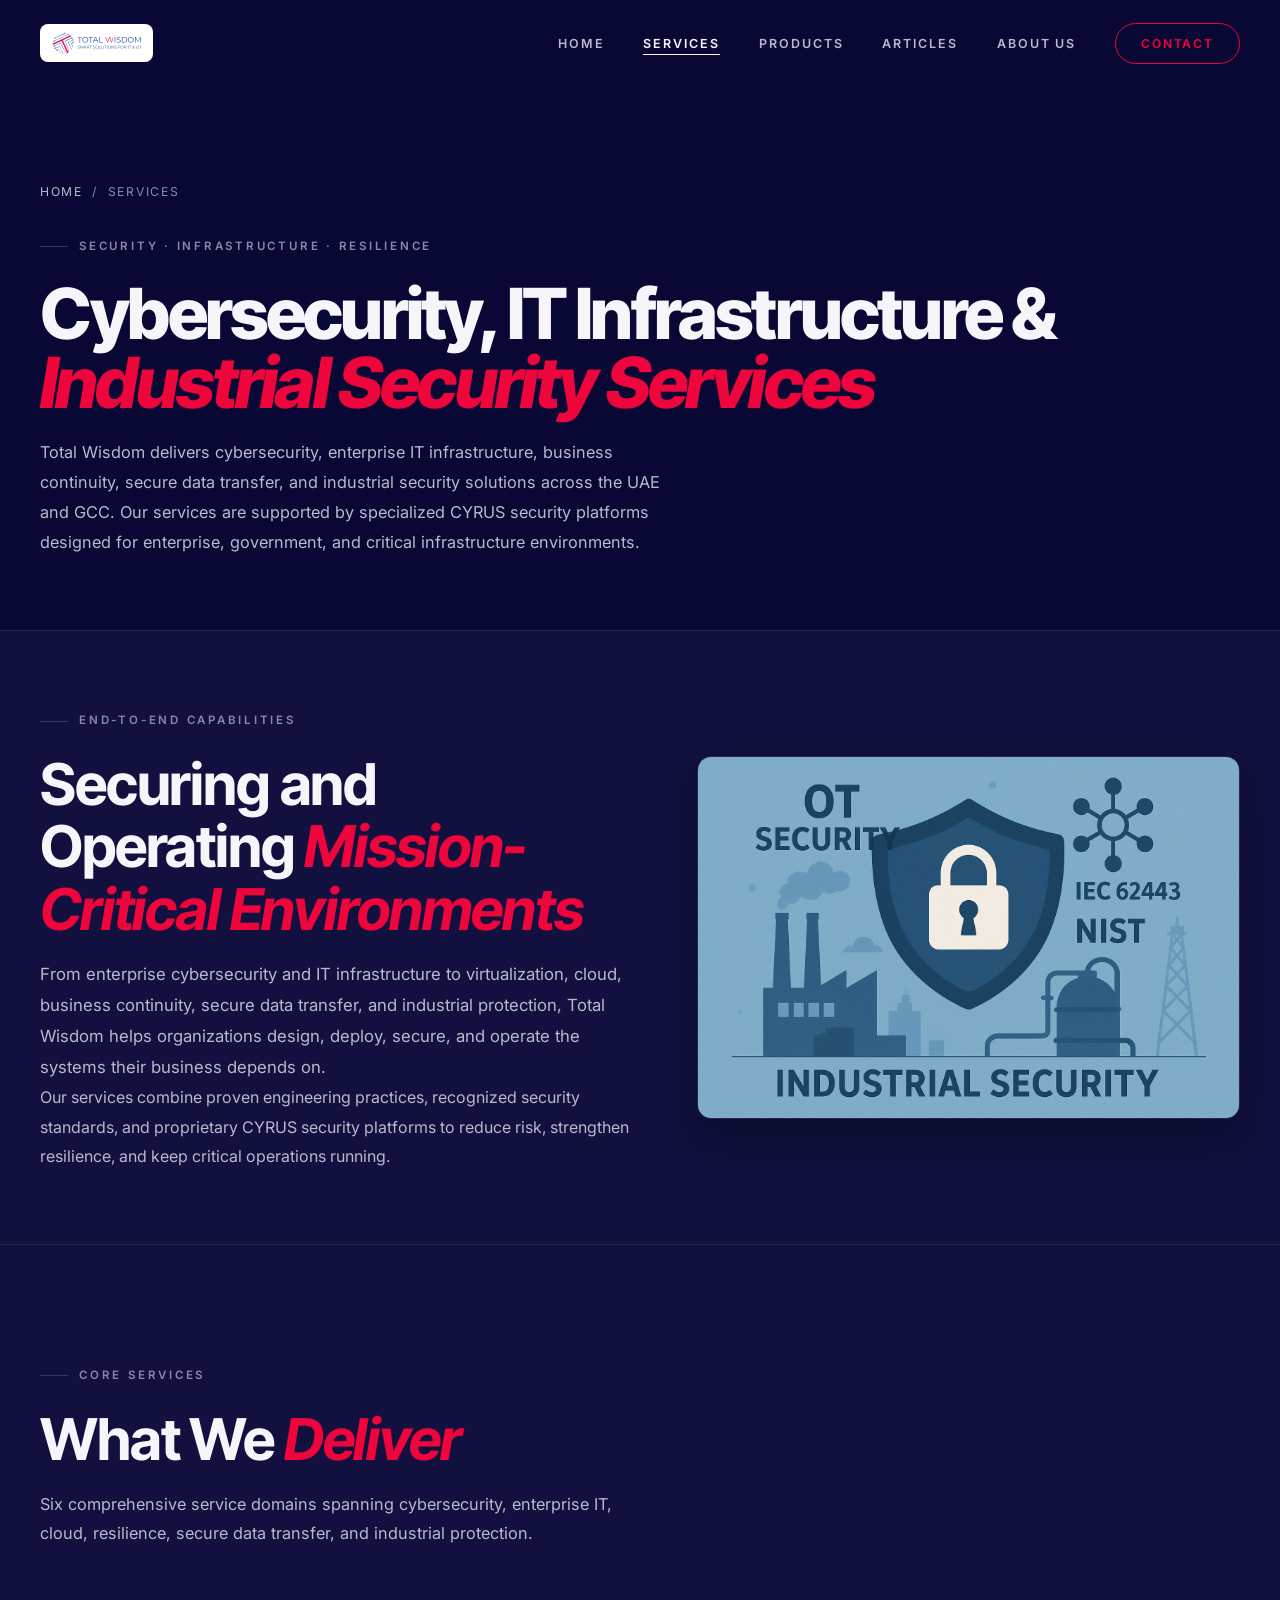
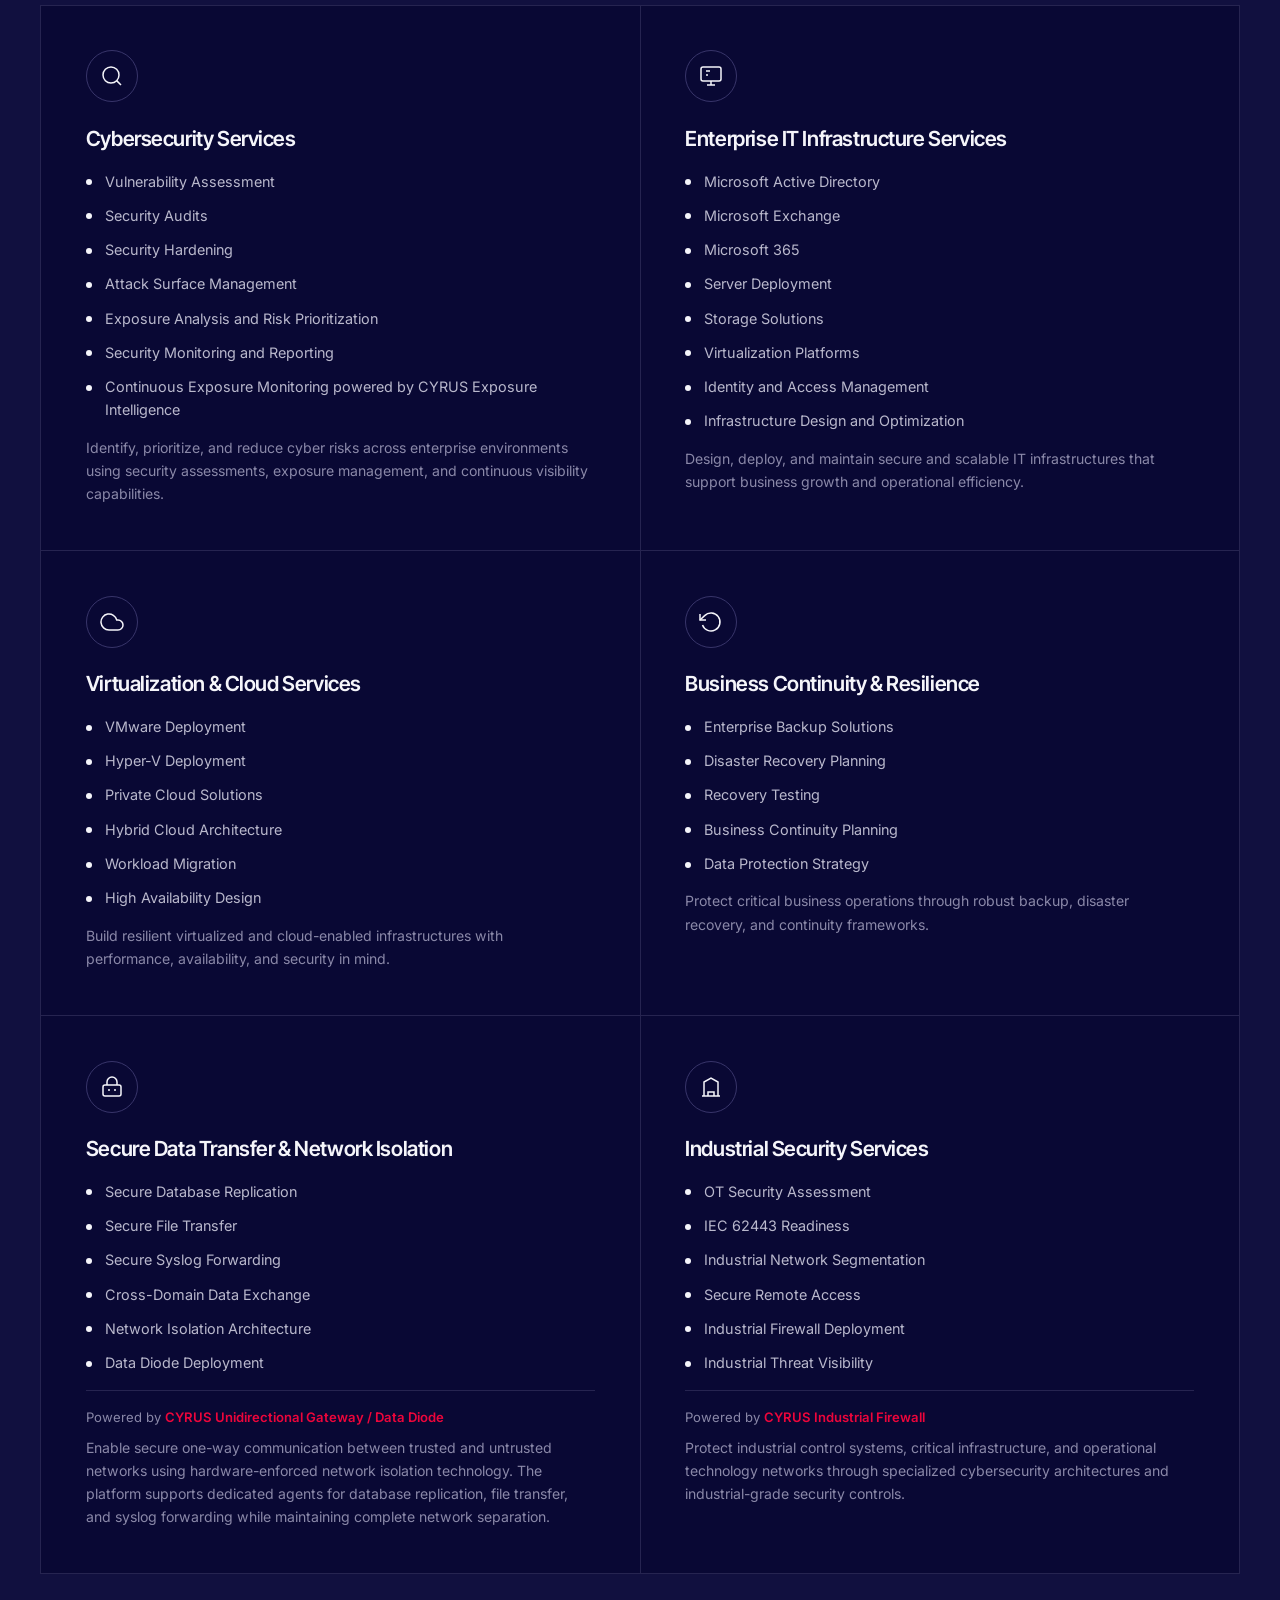
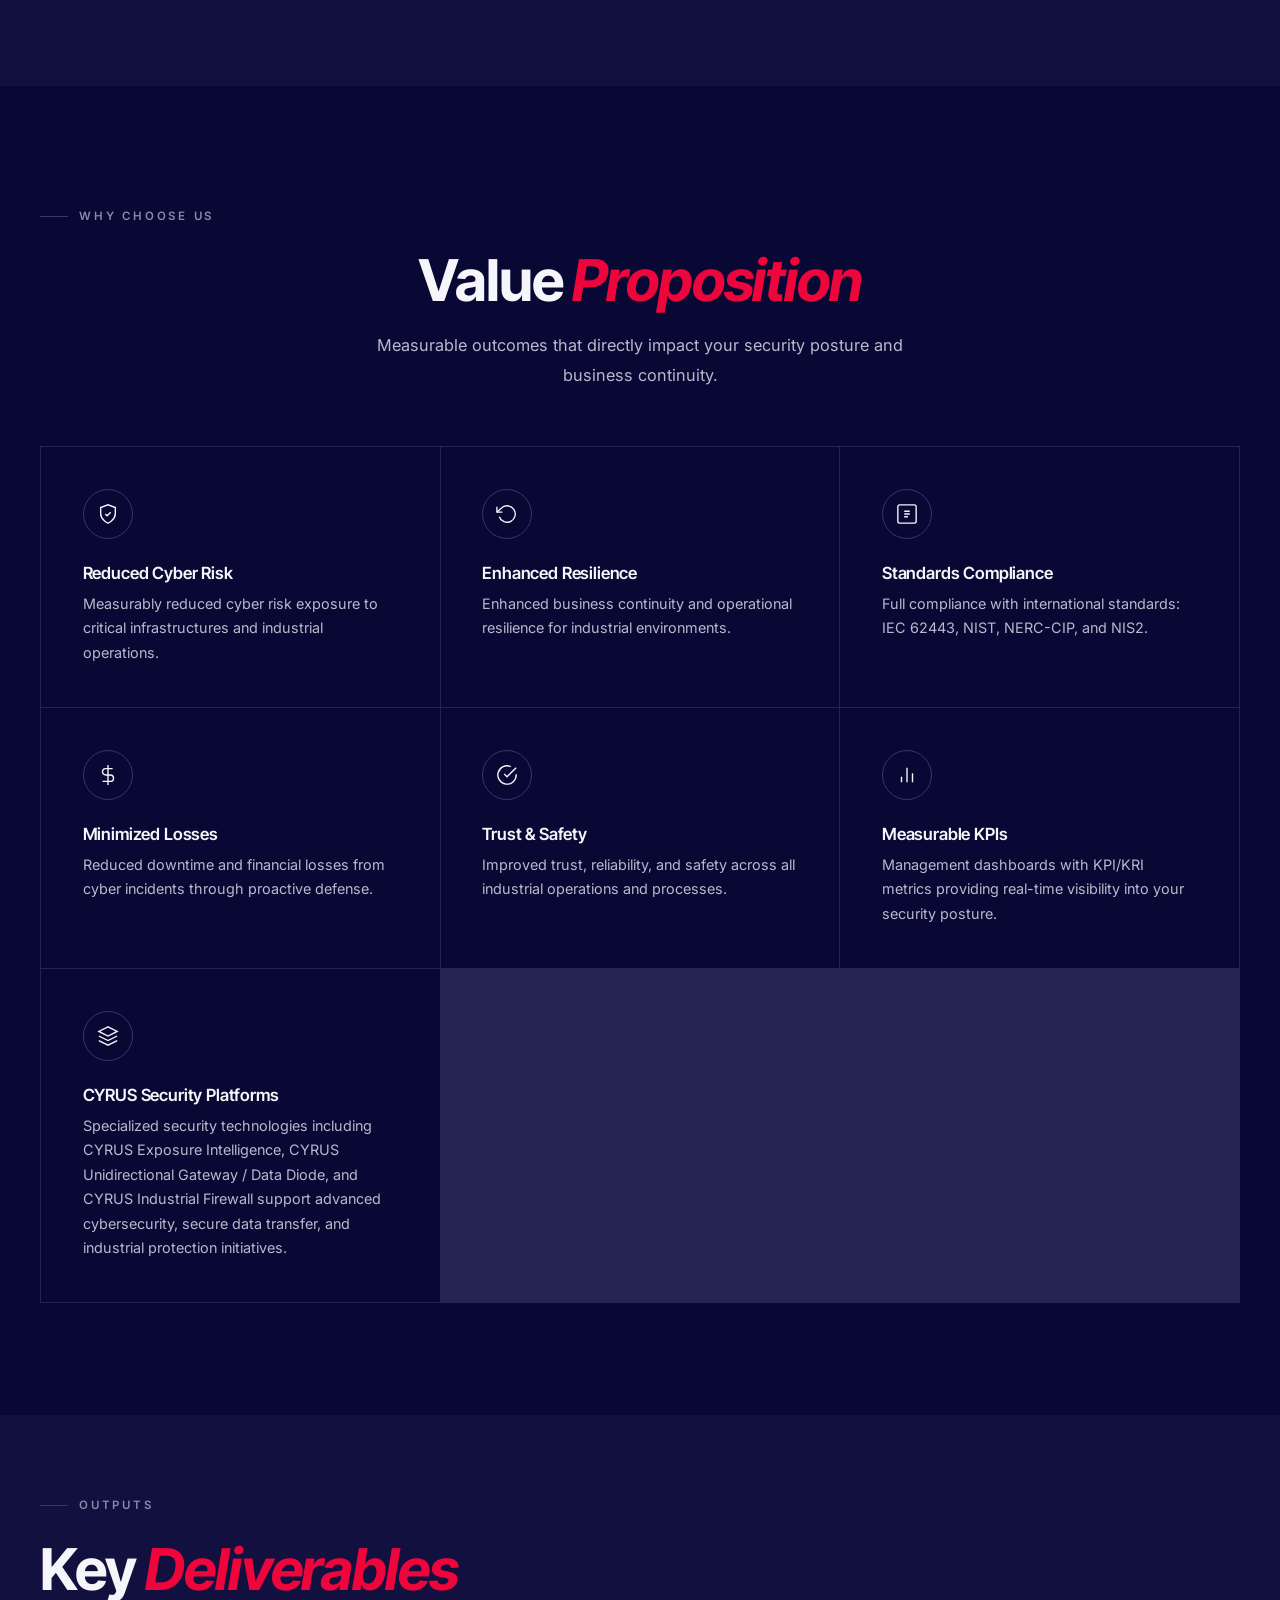
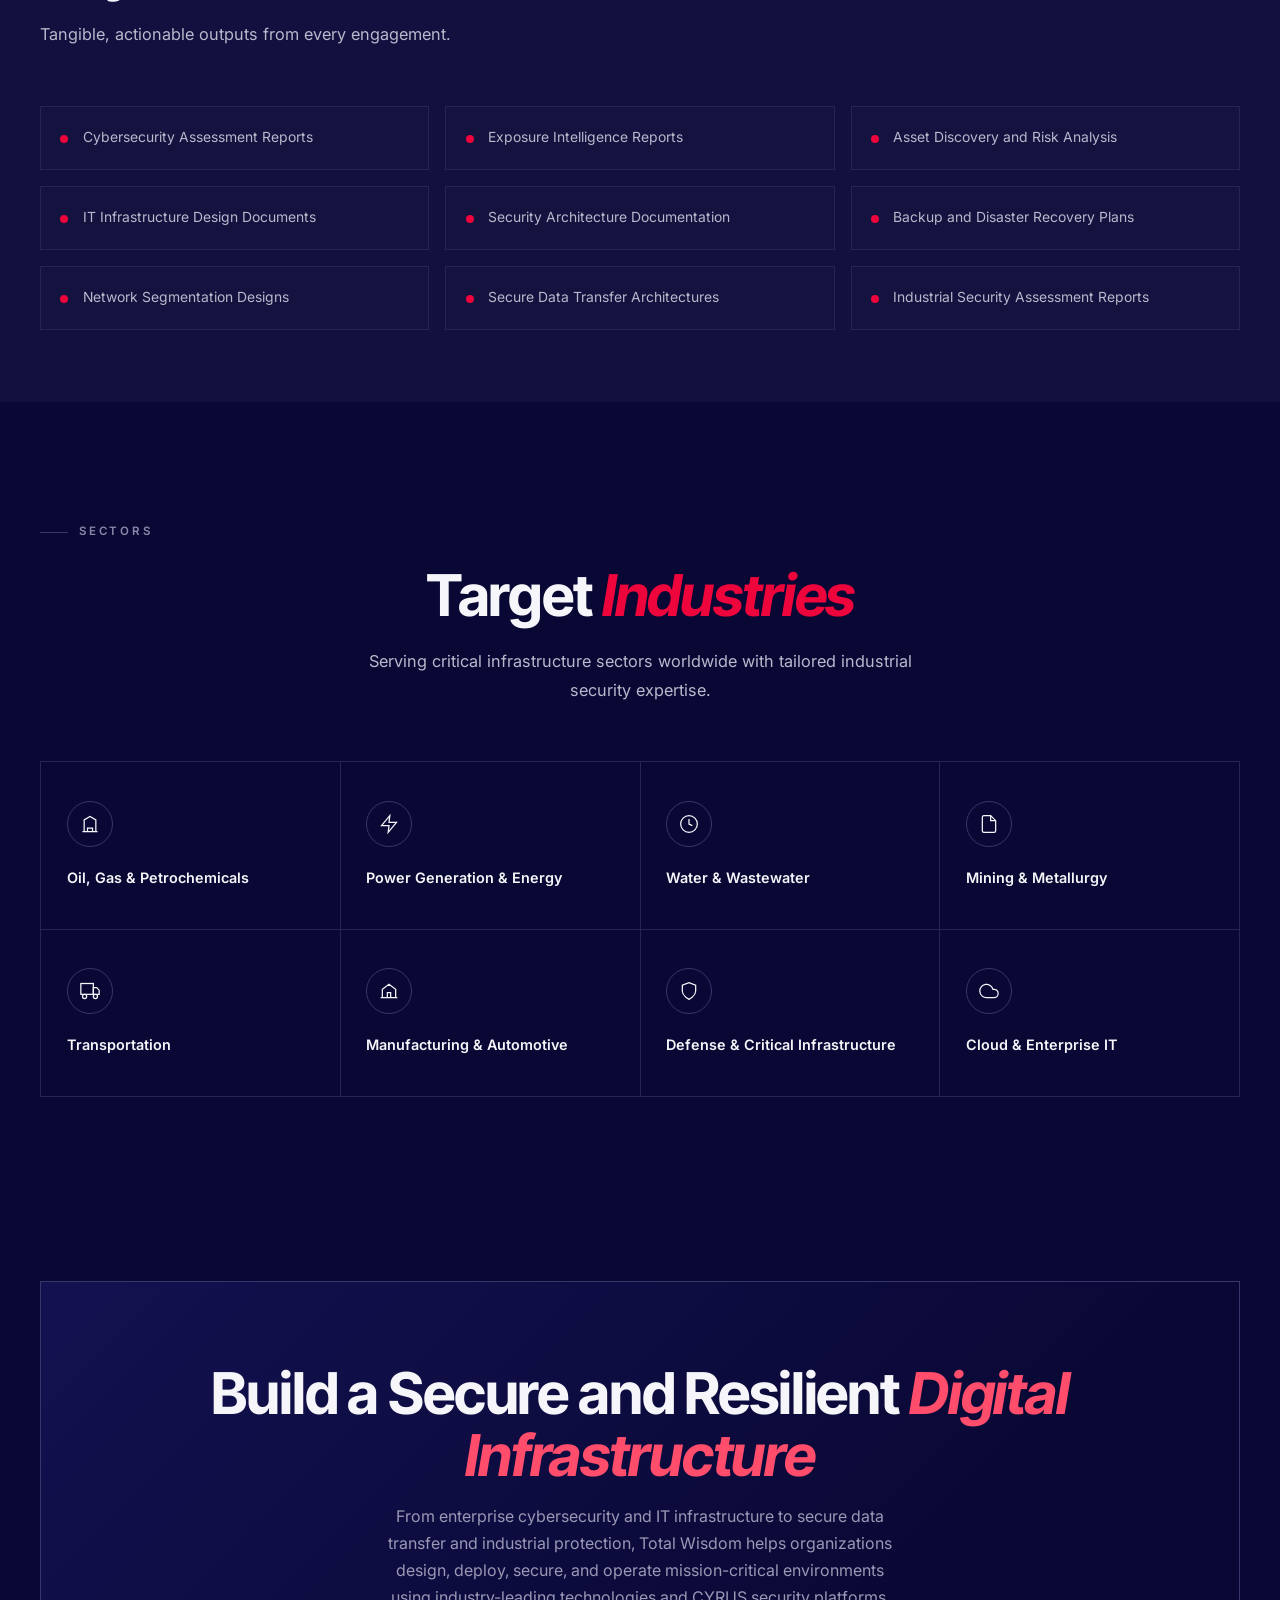
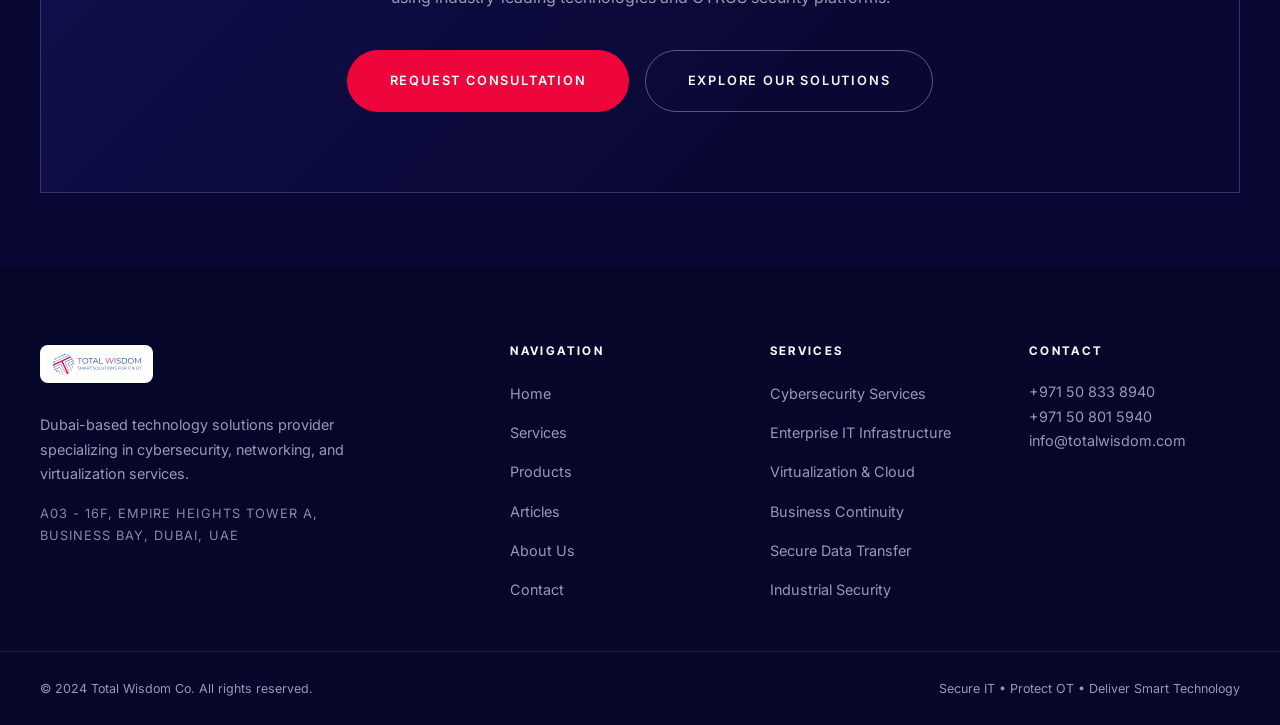
<file: services.html>
<!DOCTYPE html>
<html lang="en">
<head>
  <meta charset="UTF-8" />
  <meta name="viewport" content="width=device-width, initial-scale=1.0" />
  <title>Services — Total Wisdom Co.</title>
  <meta name="description" content="Total Wisdom Co. delivers IT and OT/ICS cybersecurity, data center & virtualization, endpoint and network protection, and backup & disaster recovery services across the UAE." />
  <link rel="canonical" href="https://totalwisdom.com/services.html" />

  <!-- ── Structured Data: Organization · LocalBusiness · WebSite ── -->
  <script type="application/ld+json">
  {
    "@context": "https://schema.org",
    "@graph": [
      {
        "@type": "Organization",
        "@id": "https://totalwisdom.com/#organization",
        "name": "Total Wisdom Co.",
        "alternateName": "Total Wisdom",
        "url": "https://totalwisdom.com/",
        "logo": {
          "@type": "ImageObject",
          "@id": "https://totalwisdom.com/#logo",
          "url": "https://totalwisdom.com/assets/NTLOGOFinal-2.svg",
          "caption": "Total Wisdom Co."
        },
        "image": { "@id": "https://totalwisdom.com/#logo" },
        "description": "Dubai-based B2B technology solutions provider specializing in IT and OT/ICS cybersecurity, networking, virtualization, and data-center solutions.",
        "slogan": "Secure IT. Protect OT. Deliver Smart Technology.",
        "email": "info@totalwisdom.com",
        "telephone": "+971508338940",
        "foundingLocation": { "@type": "Place", "name": "Dubai, United Arab Emirates" },
        "areaServed": [
          { "@type": "Country", "name": "United Arab Emirates" },
          { "@type": "Place", "name": "GCC" }
        ],
        "knowsAbout": [
          "OT/ICS Security", "IT Firewall & Email Protection", "Data Center & Virtualization",
          "Endpoint & User Protection", "Network Infrastructure & Security",
          "Data Backup & Disaster Recovery", "IEC 62443", "NIST", "ISO 27001"
        ],
        "address": {
          "@type": "PostalAddress",
          "streetAddress": "A03 - 16F, Empire Heights Tower A, Business Bay",
          "addressLocality": "Dubai",
          "addressRegion": "Dubai",
          "addressCountry": "AE"
        },
        "contactPoint": [
          {
            "@type": "ContactPoint",
            "telephone": "+971508338940",
            "contactType": "customer service",
            "email": "info@totalwisdom.com",
            "areaServed": "AE",
            "availableLanguage": ["en", "ar"]
          },
          {
            "@type": "ContactPoint",
            "telephone": "+971508015940",
            "contactType": "sales",
            "areaServed": "AE",
            "availableLanguage": ["en", "ar"]
          }
        ],
        "award": [
          "Gold Medal — Geneva Inventions Expo 2024 (CYRUS)",
          "Silver Medal — Silicon Valley Invention Festival 2024 (CYRUS)",
          "Gold Medal — iCAN Innovation Festival 2023 (CYRUS)",
          "Gold Medal — Geneva Inventions Expo 2023 (CYRUS)"
        ]
      },
      {
        "@type": ["LocalBusiness", "ProfessionalService"],
        "@id": "https://totalwisdom.com/#localbusiness",
        "name": "Total Wisdom Co.",
        "parentOrganization": { "@id": "https://totalwisdom.com/#organization" },
        "url": "https://totalwisdom.com/",
        "image": { "@id": "https://totalwisdom.com/#logo" },
        "logo": { "@id": "https://totalwisdom.com/#logo" },
        "telephone": "+971508338940",
        "email": "info@totalwisdom.com",
        "description": "Dubai-based B2B cybersecurity and IT/OT technology solutions provider.",
        "address": {
          "@type": "PostalAddress",
          "streetAddress": "A03 - 16F, Empire Heights Tower A, Business Bay",
          "addressLocality": "Dubai",
          "addressRegion": "Dubai",
          "addressCountry": "AE"
        },
        "geo": { "@type": "GeoCoordinates", "latitude": 25.1862, "longitude": 55.2632 },
        "areaServed": { "@type": "Country", "name": "United Arab Emirates" },
        "hasMap": "https://www.google.com/maps?q=Empire+Heights+A+Tower,+Business+Bay,+Dubai"
      },
      {
        "@type": "WebSite",
        "@id": "https://totalwisdom.com/#website",
        "url": "https://totalwisdom.com/",
        "name": "Total Wisdom Co.",
        "inLanguage": "en",
        "publisher": { "@id": "https://totalwisdom.com/#organization" }
      },
      {
        "@type": "CollectionPage",
        "@id": "https://totalwisdom.com/services.html#webpage",
        "url": "https://totalwisdom.com/services.html",
        "name": "Services — Total Wisdom Co.",
        "isPartOf": { "@id": "https://totalwisdom.com/#website" },
        "inLanguage": "en"
      },
      {
        "@type": "BreadcrumbList",
        "@id": "https://totalwisdom.com/services.html#breadcrumb",
        "itemListElement": [
          { "@type": "ListItem", "position": 1, "name": "Home", "item": "https://totalwisdom.com/" },
          { "@type": "ListItem", "position": 2, "name": "Services", "item": "https://totalwisdom.com/services.html" }
        ]
      },
      {
        "@type": "ItemList",
        "@id": "https://totalwisdom.com/services.html#services",
        "name": "Total Wisdom Services",
        "itemListElement": [
          { "@type": "ListItem", "position": 1, "item": { "@type": "Service", "name": "OT / ICS Security Solutions", "serviceType": "Operational Technology & Industrial Control System Security", "provider": { "@id": "https://totalwisdom.com/#organization" }, "areaServed": { "@type": "Country", "name": "United Arab Emirates" } } },
          { "@type": "ListItem", "position": 2, "item": { "@type": "Service", "name": "IT Firewall & Email Protection", "serviceType": "Network Firewall & Email Security", "provider": { "@id": "https://totalwisdom.com/#organization" }, "areaServed": { "@type": "Country", "name": "United Arab Emirates" } } },
          { "@type": "ListItem", "position": 3, "item": { "@type": "Service", "name": "Data Center & Virtualization", "serviceType": "Data Center Infrastructure & Virtualization", "provider": { "@id": "https://totalwisdom.com/#organization" }, "areaServed": { "@type": "Country", "name": "United Arab Emirates" } } },
          { "@type": "ListItem", "position": 4, "item": { "@type": "Service", "name": "Endpoint & User Protection", "serviceType": "Endpoint Security", "provider": { "@id": "https://totalwisdom.com/#organization" }, "areaServed": { "@type": "Country", "name": "United Arab Emirates" } } },
          { "@type": "ListItem", "position": 5, "item": { "@type": "Service", "name": "Network Infrastructure & Security", "serviceType": "Network Infrastructure & Security", "provider": { "@id": "https://totalwisdom.com/#organization" }, "areaServed": { "@type": "Country", "name": "United Arab Emirates" } } },
          { "@type": "ListItem", "position": 6, "item": { "@type": "Service", "name": "Data Backup & Disaster Recovery", "serviceType": "Backup & Disaster Recovery", "provider": { "@id": "https://totalwisdom.com/#organization" }, "areaServed": { "@type": "Country", "name": "United Arab Emirates" } } }
        ]
      }
    ]
  }
  </script>
  <link rel="preconnect" href="https://fonts.googleapis.com" />
  <link rel="preconnect" href="https://fonts.gstatic.com" crossorigin />
  <link href="https://fonts.googleapis.com/css2?family=Inter+Tight:ital,wght@0,400;0,500;0,600;0,700;0,800;0,900;1,400;1,500;1,600;1,700;1,800&family=Inter:wght@400;500;600;700;800&display=swap" rel="stylesheet" />
  <link rel="stylesheet" href="style.css" />
  <style>
    .deliverables-grid {
      display: grid; grid-template-columns: repeat(3,1fr); gap: 1rem;
    }
    .deliv-item {
      display: flex; align-items: flex-start; gap: .9rem;
      background: var(--bg-card); border: 1px solid var(--border);
      border-radius: var(--radius); padding: 1.2rem;
      transition: var(--trans);
    }
    .deliv-item:hover { border-color: var(--border-h); }
    .deliv-dot {
      width: 8px; height: 8px; border-radius: 50%;
      background: var(--cyan);
      flex-shrink: 0; margin-top: .55rem;
    }
    .deliv-item p { font-size: .87rem; margin: 0; }
    @media(max-width:900px){ .deliverables-grid{ grid-template-columns: 1fr 1fr; } }
    @media(max-width:480px){ .deliverables-grid{ grid-template-columns: 1fr; } }
    /* Two-column service feature (text + illustration) */
    .svc-feature { display:grid; grid-template-columns:1.05fr .95fr; gap:3.5rem; align-items:center; }
    .svc-feature.flip .svc-media { order:-1; }
    .svc-media img {
      width:100%; height:auto; display:block; border-radius:14px;
      border:1px solid var(--line); box-shadow:0 18px 40px rgba(0,0,0,.28);
    }
    @media(max-width:900px){
      .svc-feature { grid-template-columns:1fr; gap:2.4rem; }
      .svc-feature.flip .svc-media { order:0; }
    }
    /* Core card description + powered-by note */
    .core-powered {
      font-size: .82rem; margin: 1rem 0 .35rem; color: var(--muted);
      padding-top: .9rem; border-top: 1px solid var(--border);
    }
    .core-powered strong { color: var(--cyan); font-weight: 600; }
    .core-desc {
      font-size: .88rem; line-height: 1.65; color: var(--muted);
      margin: .9rem 0 0;
    }
    .core-powered + .core-desc { margin-top: .5rem; }
  </style>
</head>
<body>

<!-- ── NAV ── -->
<nav id="navbar">
  <div class="nav-inner">
    <a href="index.html" class="nav-logo">
      <img src="assets/NTLOGOFinal-2.svg" alt="Total Wisdom Co." />
    </a>
    <button class="nav-toggle" id="navToggle" aria-label="Open menu">
      <span></span><span></span><span></span>
    </button>
    <ul class="nav-links" id="navLinks">
      <li><a href="index.html"    data-page="home">Home</a></li>
      <li><a href="services.html" data-page="services">Services</a></li>
      <li><a href="products.html" data-page="products">Products</a></li>
      <li><a href="/articles" data-page="articles">Articles</a></li>
      <li><a href="about.html" data-page="about">About Us</a></li>
      <li><a href="contact.html"  data-page="contact" class="nav-cta">Contact</a></li>
    </ul>
  </div>
</nav>

<!-- ── PAGE HERO ── -->
<section class="page-hero">
  <div class="container">
    <div class="hero-breadcrumb">
      <a href="index.html">Home</a><span>/</span><span>Services</span>
    </div>
    <div class="section-tag">Security · Infrastructure · Resilience</div>
    <h1>Cybersecurity, IT Infrastructure &amp; <span class="accent">Industrial Security Services</span></h1>
    <p>Total Wisdom delivers cybersecurity, enterprise IT infrastructure, business continuity, secure data transfer, and industrial security solutions across the UAE and GCC. Our services are supported by specialized CYRUS security platforms designed for enterprise, government, and critical infrastructure environments.</p>
  </div>
</section>

<!-- ── INTRO ── -->
<section class="section-sm" style="background:var(--bg-1); border-bottom:1px solid var(--border);">
  <div class="container">
    <div class="svc-feature">
      <div>
        <div class="section-tag reveal">End-to-End Capabilities</div>
        <h2 class="section-title reveal" style="margin-bottom:1.2rem;">Securing and Operating <span class="accent">Mission-Critical Environments</span></h2>
        <p class="reveal" style="font-size:1.05rem; line-height:1.85;">
          From enterprise cybersecurity and IT infrastructure to virtualization, cloud, business continuity, secure data transfer, and industrial protection, Total Wisdom helps organizations design, deploy, secure, and operate the systems their business depends on.
        </p>
        <p class="reveal" style="line-height:1.85;">
          Our services combine proven engineering practices, recognized security standards, and proprietary CYRUS security platforms to reduce risk, strengthen resilience, and keep critical operations running.
        </p>
      </div>
      <div class="svc-media reveal d1">
        <img src="assets/ics-2.png" alt="Total Wisdom security, infrastructure, and resilience services" loading="lazy" />
      </div>
    </div>
  </div>
</section>

<!-- ── CORE SERVICE AREAS ── -->
<section class="section" style="background:var(--bg-1);">
  <div class="container">
    <div class="section-tag reveal">Core Services</div>
    <h2 class="section-title reveal">What We <span class="accent">Deliver</span></h2>
    <p class="section-sub reveal">Six comprehensive service domains spanning cybersecurity, enterprise IT, cloud, resilience, secure data transfer, and industrial protection.</p>
    <div class="core-grid">

      <div class="core-card reveal">
        <div class="core-icon">
          <svg viewBox="0 0 24 24" fill="none" stroke="currentColor" stroke-width="1.5"><circle cx="11" cy="11" r="8"/><path d="m21 21-4.35-4.35"/></svg>
        </div>
        <h3>Cybersecurity Services</h3>
        <ul class="core-bullets">
          <li><span class="bullet-dot"></span><span>Vulnerability Assessment</span></li>
          <li><span class="bullet-dot"></span><span>Security Audits</span></li>
          <li><span class="bullet-dot"></span><span>Security Hardening</span></li>
          <li><span class="bullet-dot"></span><span>Attack Surface Management</span></li>
          <li><span class="bullet-dot"></span><span>Exposure Analysis and Risk Prioritization</span></li>
          <li><span class="bullet-dot"></span><span>Security Monitoring and Reporting</span></li>
          <li><span class="bullet-dot"></span><span>Continuous Exposure Monitoring powered by CYRUS Exposure Intelligence</span></li>
        </ul>
        <p class="core-desc">Identify, prioritize, and reduce cyber risks across enterprise environments using security assessments, exposure management, and continuous visibility capabilities.</p>
      </div>

      <div class="core-card reveal d1">
        <div class="core-icon">
          <svg viewBox="0 0 24 24" fill="none" stroke="currentColor" stroke-width="1.5"><rect x="2" y="3" width="20" height="14" rx="2"/><path d="M8 21h8M12 17v4"/><path d="M7 7h4M7 11h2"/></svg>
        </div>
        <h3>Enterprise IT Infrastructure Services</h3>
        <ul class="core-bullets">
          <li><span class="bullet-dot"></span><span>Microsoft Active Directory</span></li>
          <li><span class="bullet-dot"></span><span>Microsoft Exchange</span></li>
          <li><span class="bullet-dot"></span><span>Microsoft 365</span></li>
          <li><span class="bullet-dot"></span><span>Server Deployment</span></li>
          <li><span class="bullet-dot"></span><span>Storage Solutions</span></li>
          <li><span class="bullet-dot"></span><span>Virtualization Platforms</span></li>
          <li><span class="bullet-dot"></span><span>Identity and Access Management</span></li>
          <li><span class="bullet-dot"></span><span>Infrastructure Design and Optimization</span></li>
        </ul>
        <p class="core-desc">Design, deploy, and maintain secure and scalable IT infrastructures that support business growth and operational efficiency.</p>
      </div>

      <div class="core-card reveal">
        <div class="core-icon">
          <svg viewBox="0 0 24 24" fill="none" stroke="currentColor" stroke-width="1.5"><path d="M18 10h-1.26A8 8 0 109 20h9a5 5 0 000-10z"/></svg>
        </div>
        <h3>Virtualization &amp; Cloud Services</h3>
        <ul class="core-bullets">
          <li><span class="bullet-dot"></span><span>VMware Deployment</span></li>
          <li><span class="bullet-dot"></span><span>Hyper-V Deployment</span></li>
          <li><span class="bullet-dot"></span><span>Private Cloud Solutions</span></li>
          <li><span class="bullet-dot"></span><span>Hybrid Cloud Architecture</span></li>
          <li><span class="bullet-dot"></span><span>Workload Migration</span></li>
          <li><span class="bullet-dot"></span><span>High Availability Design</span></li>
        </ul>
        <p class="core-desc">Build resilient virtualized and cloud-enabled infrastructures with performance, availability, and security in mind.</p>
      </div>

      <div class="core-card reveal d1">
        <div class="core-icon">
          <svg viewBox="0 0 24 24" fill="none" stroke="currentColor" stroke-width="1.5"><polyline points="1 4 1 10 7 10"/><path d="M3.51 15a9 9 0 102.13-9.36L1 10"/></svg>
        </div>
        <h3>Business Continuity &amp; Resilience</h3>
        <ul class="core-bullets">
          <li><span class="bullet-dot"></span><span>Enterprise Backup Solutions</span></li>
          <li><span class="bullet-dot"></span><span>Disaster Recovery Planning</span></li>
          <li><span class="bullet-dot"></span><span>Recovery Testing</span></li>
          <li><span class="bullet-dot"></span><span>Business Continuity Planning</span></li>
          <li><span class="bullet-dot"></span><span>Data Protection Strategy</span></li>
        </ul>
        <p class="core-desc">Protect critical business operations through robust backup, disaster recovery, and continuity frameworks.</p>
      </div>

      <div class="core-card reveal">
        <div class="core-icon">
          <svg viewBox="0 0 24 24" fill="none" stroke="currentColor" stroke-width="1.5"><path d="M7 10V7a5 5 0 0110 0v3"/><rect x="3" y="10" width="18" height="11" rx="2"/><path d="M8 15h2M14 15h2"/></svg>
        </div>
        <h3>Secure Data Transfer &amp; Network Isolation</h3>
        <ul class="core-bullets">
          <li><span class="bullet-dot"></span><span>Secure Database Replication</span></li>
          <li><span class="bullet-dot"></span><span>Secure File Transfer</span></li>
          <li><span class="bullet-dot"></span><span>Secure Syslog Forwarding</span></li>
          <li><span class="bullet-dot"></span><span>Cross-Domain Data Exchange</span></li>
          <li><span class="bullet-dot"></span><span>Network Isolation Architecture</span></li>
          <li><span class="bullet-dot"></span><span>Data Diode Deployment</span></li>
        </ul>
        <p class="core-powered">Powered by <strong>CYRUS Unidirectional Gateway / Data Diode</strong></p>
        <p class="core-desc">Enable secure one-way communication between trusted and untrusted networks using hardware-enforced network isolation technology. The platform supports dedicated agents for database replication, file transfer, and syslog forwarding while maintaining complete network separation.</p>
      </div>

      <div class="core-card reveal d1">
        <div class="core-icon">
          <svg viewBox="0 0 24 24" fill="none" stroke="currentColor" stroke-width="1.5"><path d="M3 21h18M5 21V7l7-4 7 4v14M9 21v-4h6v4"/></svg>
        </div>
        <h3>Industrial Security Services</h3>
        <ul class="core-bullets">
          <li><span class="bullet-dot"></span><span>OT Security Assessment</span></li>
          <li><span class="bullet-dot"></span><span>IEC 62443 Readiness</span></li>
          <li><span class="bullet-dot"></span><span>Industrial Network Segmentation</span></li>
          <li><span class="bullet-dot"></span><span>Secure Remote Access</span></li>
          <li><span class="bullet-dot"></span><span>Industrial Firewall Deployment</span></li>
          <li><span class="bullet-dot"></span><span>Industrial Threat Visibility</span></li>
        </ul>
        <p class="core-powered">Powered by <strong>CYRUS Industrial Firewall</strong></p>
        <p class="core-desc">Protect industrial control systems, critical infrastructure, and operational technology networks through specialized cybersecurity architectures and industrial-grade security controls.</p>
      </div>

    </div>
  </div>
</section>

<!-- ── VALUE PROPOSITION ── -->
<section class="section">
  <div class="container">
    <div class="section-tag reveal">Why Choose Us</div>
    <h2 class="section-title centered reveal">Value <span class="accent">Proposition</span></h2>
    <p class="section-sub centered reveal">Measurable outcomes that directly impact your security posture and business continuity.</p>
    <div class="value-grid">
      <div class="value-card reveal">
        <div class="value-icon">
          <svg viewBox="0 0 24 24" fill="none" stroke="currentColor" stroke-width="1.5"><path d="M12 22s8-4 8-10V5l-8-3-8 3v7c0 6 8 10 8 10z"/><polyline points="9 12 11 14 15 10"/></svg>
        </div>
        <h4>Reduced Cyber Risk</h4>
        <p>Measurably reduced cyber risk exposure to critical infrastructures and industrial operations.</p>
      </div>
      <div class="value-card reveal d1">
        <div class="value-icon">
          <svg viewBox="0 0 24 24" fill="none" stroke="currentColor" stroke-width="1.5"><polyline points="1 4 1 10 7 10"/><path d="M3.51 15a9 9 0 102.13-9.36L1 10"/></svg>
        </div>
        <h4>Enhanced Resilience</h4>
        <p>Enhanced business continuity and operational resilience for industrial environments.</p>
      </div>
      <div class="value-card reveal d2">
        <div class="value-icon">
          <svg viewBox="0 0 24 24" fill="none" stroke="currentColor" stroke-width="1.5"><rect x="2" y="2" width="20" height="20" rx="2"/><path d="M9 9h6M9 12h6M9 15h4"/></svg>
        </div>
        <h4>Standards Compliance</h4>
        <p>Full compliance with international standards: IEC 62443, NIST, NERC-CIP, and NIS2.</p>
      </div>
      <div class="value-card reveal">
        <div class="value-icon">
          <svg viewBox="0 0 24 24" fill="none" stroke="currentColor" stroke-width="1.5"><line x1="12" y1="1" x2="12" y2="23"/><path d="M17 5H9.5a3.5 3.5 0 000 7h5a3.5 3.5 0 010 7H6"/></svg>
        </div>
        <h4>Minimized Losses</h4>
        <p>Reduced downtime and financial losses from cyber incidents through proactive defense.</p>
      </div>
      <div class="value-card reveal d1">
        <div class="value-icon">
          <svg viewBox="0 0 24 24" fill="none" stroke="currentColor" stroke-width="1.5"><path d="M22 11.08V12a10 10 0 11-5.93-9.14"/><polyline points="22 4 12 14.01 9 11.01"/></svg>
        </div>
        <h4>Trust &amp; Safety</h4>
        <p>Improved trust, reliability, and safety across all industrial operations and processes.</p>
      </div>
      <div class="value-card reveal d2">
        <div class="value-icon">
          <svg viewBox="0 0 24 24" fill="none" stroke="currentColor" stroke-width="1.5"><path d="M18 20V10M12 20V4M6 20v-6"/></svg>
        </div>
        <h4>Measurable KPIs</h4>
        <p>Management dashboards with KPI/KRI metrics providing real-time visibility into your security posture.</p>
      </div>
      <div class="value-card reveal">
        <div class="value-icon">
          <svg viewBox="0 0 24 24" fill="none" stroke="currentColor" stroke-width="1.5"><polygon points="12 2 2 7 12 12 22 7 12 2"/><polyline points="2 17 12 22 22 17"/><polyline points="2 12 12 17 22 12"/></svg>
        </div>
        <h4>CYRUS Security Platforms</h4>
        <p>Specialized security technologies including CYRUS Exposure Intelligence, CYRUS Unidirectional Gateway / Data Diode, and CYRUS Industrial Firewall support advanced cybersecurity, secure data transfer, and industrial protection initiatives.</p>
      </div>
    </div>
  </div>
</section>

<!-- ── DELIVERABLES ── -->
<section class="section-sm" style="background:var(--bg-1);">
  <div class="container">
    <div class="section-tag reveal">Outputs</div>
    <h2 class="section-title reveal">Key <span class="accent">Deliverables</span></h2>
    <p class="section-sub reveal">Tangible, actionable outputs from every engagement.</p>
    <div class="deliverables-grid">
      <div class="deliv-item reveal">
        <div class="deliv-dot"></div>
        <p>Cybersecurity Assessment Reports</p>
      </div>
      <div class="deliv-item reveal d1">
        <div class="deliv-dot"></div>
        <p>Exposure Intelligence Reports</p>
      </div>
      <div class="deliv-item reveal d2">
        <div class="deliv-dot"></div>
        <p>Asset Discovery and Risk Analysis</p>
      </div>
      <div class="deliv-item reveal">
        <div class="deliv-dot"></div>
        <p>IT Infrastructure Design Documents</p>
      </div>
      <div class="deliv-item reveal d1">
        <div class="deliv-dot"></div>
        <p>Security Architecture Documentation</p>
      </div>
      <div class="deliv-item reveal d2">
        <div class="deliv-dot"></div>
        <p>Backup and Disaster Recovery Plans</p>
      </div>
      <div class="deliv-item reveal">
        <div class="deliv-dot"></div>
        <p>Network Segmentation Designs</p>
      </div>
      <div class="deliv-item reveal d1">
        <div class="deliv-dot"></div>
        <p>Secure Data Transfer Architectures</p>
      </div>
      <div class="deliv-item reveal d2">
        <div class="deliv-dot"></div>
        <p>Industrial Security Assessment Reports</p>
      </div>
    </div>
  </div>
</section>

<!-- ── TARGET INDUSTRIES ── -->
<section class="section">
  <div class="container">
    <div class="section-tag reveal">Sectors</div>
    <h2 class="section-title centered reveal">Target <span class="accent">Industries</span></h2>
    <p class="section-sub centered reveal">Serving critical infrastructure sectors worldwide with tailored industrial security expertise.</p>
    <div class="industries-grid">

      <div class="industry-item reveal">
        <div class="industry-icon">
          <svg viewBox="0 0 24 24" fill="none" stroke="currentColor" stroke-width="1.5"><path d="M3 21h18M5 21V7l7-4 7 4v14M9 21v-4h6v4"/></svg>
        </div>
        <span>Oil, Gas &amp; Petrochemicals</span>
      </div>
      <div class="industry-item reveal d1">
        <div class="industry-icon">
          <svg viewBox="0 0 24 24" fill="none" stroke="currentColor" stroke-width="1.5"><path d="M13 2L3 14h9l-1 8 10-12h-9l1-8z"/></svg>
        </div>
        <span>Power Generation &amp; Energy</span>
      </div>
      <div class="industry-item reveal d2">
        <div class="industry-icon">
          <svg viewBox="0 0 24 24" fill="none" stroke="currentColor" stroke-width="1.5"><path d="M12 2C6.48 2 2 6.48 2 12s4.48 10 10 10 10-4.48 10-10S17.52 2 12 2z"/><path d="M12 6v6l4 2"/></svg>
        </div>
        <span>Water &amp; Wastewater</span>
      </div>
      <div class="industry-item reveal">
        <div class="industry-icon">
          <svg viewBox="0 0 24 24" fill="none" stroke="currentColor" stroke-width="1.5"><path d="M14 2H6a2 2 0 00-2 2v16a2 2 0 002 2h12a2 2 0 002-2V8z"/><polyline points="14 2 14 8 20 8"/></svg>
        </div>
        <span>Mining &amp; Metallurgy</span>
      </div>
      <div class="industry-item reveal d1">
        <div class="industry-icon">
          <svg viewBox="0 0 24 24" fill="none" stroke="currentColor" stroke-width="1.5"><rect x="1" y="3" width="15" height="13"/><polygon points="16 8 20 8 23 11 23 16 16 16 16 8"/><circle cx="5.5" cy="18.5" r="2.5"/><circle cx="18.5" cy="18.5" r="2.5"/></svg>
        </div>
        <span>Transportation</span>
      </div>
      <div class="industry-item reveal d2">
        <div class="industry-icon">
          <svg viewBox="0 0 24 24" fill="none" stroke="currentColor" stroke-width="1.5"><path d="M2 20h20M4 20V10l8-6 8 6v10M10 20v-6h4v6"/></svg>
        </div>
        <span>Manufacturing &amp; Automotive</span>
      </div>
      <div class="industry-item reveal">
        <div class="industry-icon">
          <svg viewBox="0 0 24 24" fill="none" stroke="currentColor" stroke-width="1.5"><path d="M12 22s8-4 8-10V5l-8-3-8 3v7c0 6 8 10 8 10z"/></svg>
        </div>
        <span>Defense &amp; Critical Infrastructure</span>
      </div>
      <div class="industry-item reveal d1">
        <div class="industry-icon">
          <svg viewBox="0 0 24 24" fill="none" stroke="currentColor" stroke-width="1.5"><path d="M18 10h-1.26A8 8 0 109 20h9a5 5 0 000-10z"/></svg>
        </div>
        <span>Cloud &amp; Enterprise IT</span>
      </div>

    </div>
  </div>
</section>

<!-- ── CTA ── -->
<section class="section-sm">
  <div class="container">
    <div class="cta-banner reveal">
      <h2>Build a Secure and Resilient <span class="accent">Digital Infrastructure</span></h2>
      <p>From enterprise cybersecurity and IT infrastructure to secure data transfer and industrial protection, Total Wisdom helps organizations design, deploy, secure, and operate mission-critical environments using industry-leading technologies and CYRUS security platforms.</p>
      <div class="cta-actions">
        <a href="contact.html"  class="btn-primary lg">Request Consultation</a>
        <a href="products.html" class="btn-ghost lg">Explore Our Solutions</a>
      </div>
    </div>
  </div>
</section>

<!-- ── FOOTER ── -->
<footer class="footer">
  <div class="footer-main">
    <div class="container">
      <div class="footer-grid">
        <div class="footer-brand">
          <a href="index.html" class="nav-logo">
            <img src="assets/NTLOGOFinal-2.svg" alt="Total Wisdom Co." />
          </a>
          <p>Dubai-based technology solutions provider specializing in cybersecurity, networking, and virtualization services.</p>
          <p class="tagline">A03 - 16F, Empire Heights Tower A, Business Bay, Dubai, UAE</p>
        </div>
        <div class="footer-col">
          <h5>Navigation</h5>
          <ul>
            <li><a href="index.html">Home</a></li>
            <li><a href="services.html">Services</a></li>
            <li><a href="products.html">Products</a></li>
            <li><a href="/articles">Articles</a></li>
            <li><a href="about.html">About Us</a></li>
            <li><a href="contact.html">Contact</a></li>
          </ul>
        </div>
        <div class="footer-col">
          <h5>Services</h5>
          <ul>
            <li><a href="services.html">Cybersecurity Services</a></li>
            <li><a href="services.html">Enterprise IT Infrastructure</a></li>
            <li><a href="services.html">Virtualization &amp; Cloud</a></li>
            <li><a href="services.html">Business Continuity</a></li>
            <li><a href="services.html">Secure Data Transfer</a></li>
            <li><a href="services.html">Industrial Security</a></li>
          </ul>
        </div>
        <div class="footer-col">
          <h5>Contact</h5>
          <p><a href="tel:+971508338940">+971 50 833 8940</a></p>
          <p><a href="tel:+971508015940">+971 50 801 5940</a></p>
          <p><a href="mailto:info@totalwisdom.com">info@totalwisdom.com</a></p>
        </div>
      </div>
    </div>
  </div>
  <div class="footer-bottom">
    <div class="container">
      <p>&copy; 2024 Total Wisdom Co. All rights reserved.</p>
      <p>Secure IT &bull; Protect OT &bull; Deliver Smart Technology</p>
    </div>
  </div>
</footer>

<script src="script.js"></script>
</body>
</html>
</file>
<file: style.css>
/* ══════════════════════════════════════════════
   TOTAL WISDOM CO. — VER2
   "Studio" theme — inspired by ratko-03f3f3.webflow.io
   Monochrome paper/ink palette, Inter Tight display type,
   hairline grids, numbered cards, pill buttons.
   ══════════════════════════════════════════════ */

:root {
  /* ── Core palette ── */
  --bg:          #090834;
  --bg-soft:     #11103f;
  --bg-dark:     #06052a;
  --bg-dark-2:   #0d0b3d;
  --card:        #14123f;

  --ink:         #f5f5fa;
  --ink-soft:    #b9b8cc;
  --muted:       #8a88a8;
  --on-dark:     #f5f5fa;
  --on-dark-muted: #9a98b5;

  --line:        #262450;
  --line-strong: #38356a;

  /* ── Aliases for existing markup ── */
  --bg-0:        var(--bg);
  --bg-1:        var(--bg-soft);
  --bg-2:        var(--bg-soft);
  --bg-card:     var(--card);
  --text-1:      var(--ink);
  --text-2:      var(--ink-soft);
  --text-3:      var(--muted);
  --text-on-dark:       var(--on-dark);
  --text-on-dark-muted: var(--on-dark-muted);
  --border:      var(--line);
  --border-h:    var(--ink);
  --accent:      #ed053b;
  --accent-dim:  rgba(237,5,59,.12);
  --accent-glow: rgba(237,5,59,.24);
  --cyan:        var(--accent);
  --cyan-dim:    var(--accent-dim);
  --cyan-glow:   var(--accent-glow);
  --blue:        rgba(20,18,16,.04);
  --purple:      rgba(20,18,16,.04);
  --gold:        #b9985f;
  --silver:      #a8a39a;

  /* ── Shape & motion ── */
  --radius:      0px;
  --radius-sm:   50%;
  --radius-pill: 100px;
  --shadow-sm:   none;
  --shadow-md:   none;
  --trans:       all .35s cubic-bezier(.165,.84,.44,1);
  --nav-h:       86px;
  --container:   1360px;

  /* ── Type ── */
  --font-serif:  'Inter Tight', sans-serif;
  --font-sans:   'Inter', sans-serif;
}

/* ════════════════════════════════════════════
   RESET & BASE
════════════════════════════════════════════ */
* { margin: 0; padding: 0; box-sizing: border-box; }
html { scroll-behavior: smooth; }
body {
  font-family: var(--font-sans);
  background: var(--bg);
  color: var(--ink-soft);
  font-size: 16px;
  line-height: 1.7;
  -webkit-font-smoothing: antialiased;
  overflow-x: hidden;
}
img { display: block; max-width: 100%; }
a { color: inherit; text-decoration: none; }
ul { list-style: none; }
.container { max-width: var(--container); margin: 0 auto; padding: 0 2.5rem; }
@media(max-width:768px){ .container{ padding: 0 1.5rem; } }

h1, h2, h3, h4, h5 {
  font-family: var(--font-serif);
  font-weight: 700;
  letter-spacing: -.02em;
  line-height: 1.08;
  color: var(--ink);
}
h1 { font-size: clamp(2.8rem, 7vw, 6rem); letter-spacing: -.04em; line-height: .98; font-weight: 800; }
h2 { font-size: clamp(2.1rem, 4.5vw, 3.6rem); }
h3 { font-size: 1.3rem; font-weight: 600; }
h4 { font-size: 1.05rem; font-weight: 600; letter-spacing: -.01em; }
p  { color: var(--ink-soft); }

.accent { font-style: italic; font-weight: inherit; color: var(--accent); }

/* ════════════════════════════════════════════
   SECTIONS
════════════════════════════════════════════ */
.section    { padding: 7rem 0; }
.section-sm { padding: 4.5rem 0; }

.section-tag {
  display: inline-flex; align-items: center; gap: .7rem;
  font-size: .72rem; font-weight: 600; letter-spacing: .24em;
  text-transform: uppercase; color: var(--muted);
  margin-bottom: 1.4rem;
}
.section-tag::before { content: ''; display: block; width: 28px; height: 1px; background: var(--line-strong); }
.section-title { margin-bottom: 1.25rem; }
.section-title.centered { text-align: center; }
.section-sub {
  max-width: 580px; font-size: 1.02rem; line-height: 1.8;
  margin-bottom: 3.5rem;
}
.section-sub.centered { margin-left: auto; margin-right: auto; text-align: center; }

/* ════════════════════════════════════════════
   BUTTONS
════════════════════════════════════════════ */
.btn-primary, .btn-ghost {
  display: inline-flex; align-items: center; justify-content: center; gap: .6rem;
  font-family: var(--font-sans); font-size: .8rem; font-weight: 600;
  letter-spacing: .14em; text-transform: uppercase;
  padding: 1.05rem 2.1rem; border-radius: var(--radius-pill);
  border: 1px solid var(--ink); white-space: nowrap;
  transition: var(--trans); cursor: pointer;
}
.btn-primary {
  background: var(--accent); color: #fff; border-color: var(--accent);
}
.btn-primary:hover { background: transparent; color: var(--accent); border-color: var(--accent); }
.btn-ghost {
  background: transparent; color: var(--ink); border-color: var(--line-strong);
}
.btn-ghost:hover { background: var(--ink); color: var(--bg); border-color: var(--ink); }
.btn-primary.lg, .btn-ghost.lg { padding: 1.2rem 2.6rem; }
.btn-primary.full, .btn-ghost.full { width: 100%; }

/* ════════════════════════════════════════════
   NAVIGATION
════════════════════════════════════════════ */
#navbar {
  position: fixed; top: 0; left: 0; right: 0; z-index: 100;
  height: var(--nav-h); display: flex; align-items: center;
  background: transparent; border-bottom: 1px solid transparent;
  transition: var(--trans);
}
#navbar.scrolled {
  background: rgba(9, 8, 52, .92); backdrop-filter: blur(10px);
  border-bottom: 1px solid var(--line);
}
.nav-inner {
  width: 100%; display: flex; align-items: center; justify-content: space-between;
  max-width: var(--container); margin: 0 auto; padding: 0 2.5rem;
}
.nav-logo img { height: 26px; width: auto; filter: none; background: #ffffff; padding: 6px 9px; border-radius: 8px; box-sizing: content-box; }
.nav-links { display: flex; align-items: center; gap: 2.4rem; }
.nav-links a:not(.nav-cta) {
  font-size: .78rem; font-weight: 600; letter-spacing: .16em; text-transform: uppercase;
  color: var(--ink-soft); position: relative; padding-bottom: 4px;
  transition: var(--trans);
}
.nav-links a:not(.nav-cta)::after {
  content: ''; position: absolute; left: 0; bottom: 0; width: 0; height: 1px;
  background: var(--ink); transition: var(--trans);
}
.nav-links a:not(.nav-cta):hover,
.nav-links a:not(.nav-cta).active { color: var(--ink); }
.nav-links a:not(.nav-cta):hover::after,
.nav-links a:not(.nav-cta).active::after { width: 100%; }
.nav-cta {
  font-size: .76rem; font-weight: 600; letter-spacing: .14em; text-transform: uppercase;
  padding: .75rem 1.6rem; border: 1px solid var(--accent); border-radius: var(--radius-pill);
  color: var(--accent) !important; transition: var(--trans);
}
.nav-cta:hover { background: var(--accent); color: #fff !important; }

.nav-toggle {
  display: none; flex-direction: column; gap: 5px; width: 26px;
  background: none; border: none; cursor: pointer; padding: 0;
}
.nav-toggle span { display: block; width: 100%; height: 1px; background: var(--ink); transition: var(--trans); }

@media(max-width:880px){
  .nav-toggle { display: flex; }
  .nav-links {
    position: fixed; top: var(--nav-h); left: 0; right: 0; bottom: 0;
    flex-direction: column; justify-content: flex-start; align-items: flex-start;
    gap: 1.8rem; padding: 3rem 2.5rem; background: var(--bg);
    border-top: 1px solid var(--line);
    transform: translateY(-12px); opacity: 0; visibility: hidden;
    transition: var(--trans);
  }
  .nav-links.open { transform: translateY(0); opacity: 1; visibility: visible; }
  .nav-links a:not(.nav-cta) { font-size: 1rem; }
}

/* ════════════════════════════════════════════
   HERO (Home)
════════════════════════════════════════════ */
.home-hero {
  position: relative; min-height: 100vh;
  display: flex; align-items: center; overflow: hidden;
  background: var(--bg);
}
#particleCanvas { display: none; }
.hero-grid {
  position: absolute; inset: 0; pointer-events: none; z-index: 0;
  background-image:
    linear-gradient(var(--line) 1px, transparent 1px),
    linear-gradient(90deg, var(--line) 1px, transparent 1px);
  background-size: 80px 80px;
  -webkit-mask-image: radial-gradient(ellipse 70% 60% at 75% 30%, #000 0%, transparent 70%);
          mask-image: radial-gradient(ellipse 70% 60% at 75% 30%, #000 0%, transparent 70%);
  opacity: .6;
}
.home-hero .container { position: relative; z-index: 2; padding-top: 7rem; padding-bottom: 4rem; }

.hero-badge {
  display: inline-flex; align-items: center; gap: 10px;
  font-size: .76rem; font-family: var(--font-sans); font-weight: 600;
  letter-spacing: .2em; text-transform: uppercase; color: var(--ink-soft);
  border: 1px solid var(--line-strong); border-radius: var(--radius-pill);
  padding: .55rem 1.3rem; margin-bottom: 2.5rem;
  animation: fadeUp .8s ease both;
}
.badge-pulse {
  width: 7px; height: 7px; border-radius: 50%; background: var(--accent);
  position: relative; flex-shrink: 0;
}
.badge-pulse::before {
  content: ''; position: absolute; inset: -4px; border: 1px solid var(--accent);
  border-radius: 50%; animation: pulseRing 2.4s ease-out infinite;
}
@keyframes pulseRing { 0%{ transform: scale(.6); opacity: 1; } 100%{ transform: scale(1.8); opacity: 0; } }

.hero-title { margin-bottom: 2rem; }
.hero-title .line-up {
  display: block; overflow: hidden;
}
.hero-title .line-up { animation: fadeUp .9s cubic-bezier(.16,1,.3,1) both; }
.hero-title .line-up.d1 { animation-delay: .12s; }
.hero-title .line-up.d2 { animation-delay: .24s; }

.hero-sub {
  max-width: 540px; font-size: 1.05rem; line-height: 1.85; color: var(--ink-soft);
  margin-bottom: 2.8rem; animation: fadeUp 1s ease .3s both;
}
.hero-actions { display: flex; gap: 1rem; flex-wrap: wrap; animation: fadeUp 1s ease .4s both; }

.hero-stats {
  display: flex; align-items: center; gap: 2.5rem; margin-top: 4.5rem;
  padding-top: 2.5rem; border-top: 1px solid var(--line);
  animation: fadeUp 1s ease .5s both;
}
.stat { display: flex; flex-direction: column; gap: .4rem; }
.stat-val, .stat-suf {
  font-family: var(--font-serif); font-weight: 800; font-size: 2.4rem;
  letter-spacing: -.02em; color: var(--ink); line-height: 1;
}
.stat-suf { margin-left: -2px; }
.stat-lbl { font-size: .74rem; letter-spacing: .14em; text-transform: uppercase; color: var(--muted); }
.stat-div { width: 1px; height: 42px; background: var(--line-strong); }

.hero-scroll {
  position: absolute; left: 50%; transform: translateX(-50%); bottom: 2.5rem; z-index: 2;
  display: flex; flex-direction: column; align-items: center; gap: .8rem;
}
.hero-scroll span {
  font-size: .7rem; letter-spacing: .24em; text-transform: uppercase; color: var(--muted);
  writing-mode: vertical-rl;
}
.scroll-bar { width: 1px; height: 60px; background: var(--line-strong); position: relative; overflow: hidden; }
.scroll-bar::after {
  content: ''; position: absolute; top: 0; left: 0; width: 100%; height: 30%;
  background: var(--ink); animation: scrollDrop 2.2s ease-in-out infinite;
}
@keyframes scrollDrop { 0%{ transform: translateY(-100%); } 60%{ transform: translateY(220%); } 100%{ transform: translateY(220%); } }

@media(max-width:768px){
  .hero-stats { flex-wrap: wrap; gap: 1.6rem 2rem; }
  .stat-div { display: none; }
  .hero-scroll { display: none; }
}

/* ════════════════════════════════════════════
   PAGE HERO (sub-pages)
════════════════════════════════════════════ */
.page-hero {
  padding: calc(var(--nav-h) + 6rem) 0 4.5rem; background: var(--bg);
  border-bottom: 1px solid var(--line);
}
.hero-breadcrumb {
  display: flex; align-items: center; gap: .6rem; margin-bottom: 1.6rem;
  font-size: .76rem; letter-spacing: .14em; text-transform: uppercase; color: var(--muted);
}
.hero-breadcrumb a { color: var(--ink-soft); transition: var(--trans); }
.hero-breadcrumb a:hover { color: var(--ink); }
.page-hero h1 { margin-bottom: 1.25rem; font-size: clamp(2.4rem, 5.5vw, 4.4rem); }
.page-hero p  { max-width: 620px; font-size: 1.02rem; line-height: 1.85; }

/* ════════════════════════════════════════════
   MARQUEE (Partner logos)
════════════════════════════════════════════ */
.marquee-section {
  background: var(--bg-soft); border-top: 1px solid var(--line); border-bottom: 1px solid var(--line);
  padding: 2.6rem 0; overflow: hidden;
}
.marquee-track { display: flex; gap: 2.2rem; width: max-content; animation: marquee 38s linear infinite; align-items: center; }
.marquee-item {
  flex-shrink: 0; box-sizing: border-box;
  width: 150px; height: 56px;
  display: flex; align-items: center; justify-content: center;
  padding: .7rem 1.1rem;
  background: #fff; border-radius: 10px;
  box-shadow: 0 2px 12px rgba(0,0,0,.18);
  opacity: .92; transition: var(--trans);
}
.marquee-item img {
  max-width: 100%; max-height: 100%; width: auto; height: auto;
  object-fit: contain; display: block; transition: filter .3s ease;
}
.marquee-item:hover { opacity: 1; transform: translateY(-2px); box-shadow: 0 6px 18px rgba(0,0,0,.28); }
.marquee-item:hover img { filter: grayscale(100%); }
/* Logos that read small in the uniform box — bump 25% */
.marquee-item img[src*="kaspersky"],
.marquee-item img[src*="Bitdefender"],
.marquee-item img[src*="Symantec"] { transform: scale(1.25); }
@keyframes marquee { from{ transform: translateX(0); } to{ transform: translateX(-50%); } }

/* ════════════════════════════════════════════
   SERVICE GRID (numbered "studio" cards)
════════════════════════════════════════════ */
.svc-grid { display: grid; grid-template-columns: repeat(3,1fr); border-top: 1px solid var(--line); border-left: 1px solid var(--line); }
.svc-card {
  padding: 3rem 2.4rem; border-right: 1px solid var(--line); border-bottom: 1px solid var(--line);
  transition: var(--trans);
}
.svc-card:hover { background: var(--bg-soft); }
.svc-num {
  font-family: var(--font-serif); font-weight: 700; font-size: .85rem;
  letter-spacing: .1em; color: var(--muted); margin-bottom: 1.6rem;
}
.svc-icon {
  width: 50px; height: 50px; border-radius: 50%; border: 1px solid var(--line-strong);
  display: flex; align-items: center; justify-content: center; color: var(--ink);
  margin-bottom: 1.6rem; transition: var(--trans);
}
.svc-icon svg { width: 22px; height: 22px; }
.svc-card:hover .svc-icon { background: var(--ink); color: var(--bg); border-color: var(--ink); }
.svc-card h3 { margin-bottom: .7rem; font-size: 1.15rem; }
.svc-card p  { font-size: .92rem; margin-bottom: 1.6rem; }
.svc-link {
  display: inline-flex; align-items: center; gap: .6rem;
  font-size: .76rem; font-weight: 600; letter-spacing: .14em; text-transform: uppercase;
  color: var(--ink); transition: var(--trans);
}
.svc-link svg { width: 15px; height: 15px; transition: var(--trans); }
.svc-link:hover svg { transform: translateX(4px); }

@media(max-width:900px){ .svc-grid{ grid-template-columns: repeat(2,1fr); } }
@media(max-width:560px){ .svc-grid{ grid-template-columns: 1fr; } }

/* ════════════════════════════════════════════
   PRODUCTS / PORTFOLIO GRID
════════════════════════════════════════════ */
.filter-bar { display: flex; gap: .7rem; flex-wrap: wrap; margin-bottom: 3.5rem; }
.filter-btn {
  font-family: var(--font-sans); font-size: .76rem; font-weight: 600;
  letter-spacing: .12em; text-transform: uppercase; color: var(--ink-soft);
  background: transparent; border: 1px solid var(--line-strong); border-radius: var(--radius-pill);
  padding: .65rem 1.4rem; cursor: pointer; transition: var(--trans);
}
.filter-btn:hover, .filter-btn.active { background: var(--ink); color: var(--bg); border-color: var(--ink); }

.products-grid, .fp-grid { display: grid; grid-template-columns: repeat(4,1fr); gap: 2px; background: var(--line); }
.prod-card { background: var(--bg); transition: var(--trans); cursor: pointer; }
.prod-img {
  width: 100%; aspect-ratio: 4/5; overflow: hidden; position: relative;
  background: var(--bg-soft); display: flex; align-items: center; justify-content: center;
}
.prod-img img {
  width: 100%; height: 100%; object-fit: cover;
  filter: grayscale(1) contrast(.95); transition: transform .6s cubic-bezier(.165,.84,.44,1), filter .5s ease;
}
.prod-card:hover .prod-img img { transform: scale(1.05); filter: grayscale(0); }
.prod-img-logo { background: #ffffff; }
.prod-img-logo img { object-fit: contain; padding: .9rem; filter: none; }
.prod-img-logo img[src*="cyrus-logo"] { width: 60%; height: 60%; }
.prod-card:hover .prod-img-logo img { transform: scale(1.03); filter: none; }
.prod-img-overlay {
  position: absolute; inset: 12px; border: 1px solid transparent;
  opacity: 0; transition: var(--trans); pointer-events: none;
}
.prod-card:hover .prod-img-overlay { opacity: 1; border-color: rgba(252,249,246,.55); }
.prod-body { padding: 1.3rem 1.5rem 1.8rem; }
.prod-cat {
  font-size: .7rem; font-weight: 600; letter-spacing: .16em; text-transform: uppercase;
  color: var(--muted); margin-bottom: .4rem;
}
.prod-name { font-family: var(--font-serif); font-weight: 600; font-size: 1.15rem; color: var(--ink); letter-spacing: -.01em; }
.prod-desc { margin-top: .7rem; font-size: .82rem; line-height: 1.55; color: var(--ink-soft); }
.prod-card[role="link"]:hover .prod-name { color: var(--accent); }
.prod-card[role="link"]:focus-visible { outline: 2px solid var(--accent); outline-offset: 2px; }
.prod-card[data-hidden="true"] { display: none; }

@media(max-width:1100px){ .products-grid, .fp-grid{ grid-template-columns: repeat(3,1fr); } }
@media(max-width:900px){ .products-grid, .fp-grid{ grid-template-columns: repeat(2,1fr); } }
@media(max-width:540px){ .products-grid, .fp-grid{ grid-template-columns: 1fr; } }

.view-all-wrap { text-align: center; margin-top: 3rem; }

/* ════════════════════════════════════════════
   HOME ABOUT TEASER
════════════════════════════════════════════ */
.home-about { background: var(--bg-soft); border-top: 1px solid var(--line); border-bottom: 1px solid var(--line); }
.home-about-grid { display: grid; grid-template-columns: 1fr 1fr; gap: 5rem; align-items: center; }
.home-about p { margin-bottom: 1.1rem; }
@media(max-width:900px){ .home-about-grid{ grid-template-columns:1fr; gap:3rem; } }

/* ════════════════════════════════════════════
   STATS / GLOW-BOX (now hairline stat grid)
════════════════════════════════════════════ */
.glow-box { border: 1px solid var(--line); background: var(--bg); }
.glow-box-grid { display: grid; grid-template-columns: repeat(2,1fr); }
.glow-stat {
  padding: 2.4rem 2rem; border-right: 1px solid var(--line); border-bottom: 1px solid var(--line);
}
.glow-stat:nth-child(2n) { border-right: none; }
.glow-stat:nth-last-child(-n+2) { border-bottom: none; }
.glow-stat .n {
  font-family: var(--font-serif); font-weight: 800; font-size: 2.6rem;
  letter-spacing: -.02em; color: var(--ink); margin-bottom: .5rem; line-height: 1;
}
.glow-stat .l { font-size: .76rem; letter-spacing: .14em; text-transform: uppercase; color: var(--muted); }

/* ── INFO CARD (21st.dev info-card, theme-coordinated) ── */
.info-stat-grid { display: grid; grid-template-columns: repeat(2, 1fr); gap: 1rem; }

.info-card {
  --rotation: 0deg;
  position: relative; display: block; padding: 1px;
  background: var(--line); overflow: hidden; text-decoration: none;
}
.info-card::before {
  content: ''; position: absolute; inset: -60%;
  background: conic-gradient(from var(--rotation),
    transparent 0deg, var(--accent) 55deg, transparent 120deg, transparent 360deg);
  opacity: 0; transition: opacity .4s ease; z-index: 0;
}
.info-card:hover::before { opacity: .95; }

.info-card-inner {
  position: relative; z-index: 1; display: block; height: 100%;
  background:
    repeating-linear-gradient(45deg, transparent 0 18px, rgba(237,5,59,.045) 18px 20.84px),
    var(--bg);
}

.info-card-content { position: relative; padding: 2.2rem 1.8rem; overflow: hidden; height: 100%; }
.info-card-content::before {
  content: ''; position: absolute; inset: 0; background: rgba(237,5,59,.07);
  clip-path: inset(0 50% 0 50%);
  transition: clip-path .55s cubic-bezier(.165,.84,.44,1); z-index: 0;
}
.info-card:hover .info-card-content::before { clip-path: inset(0 0 0 0); }

.info-stat-n {
  position: relative; z-index: 1;
  font-family: var(--font-serif); font-weight: 800; font-size: 2.4rem;
  letter-spacing: -.02em; color: var(--ink); margin-bottom: .5rem; line-height: 1;
  transition: color .4s ease;
}
.info-card:hover .info-stat-n { color: var(--accent); }
.info-stat-l {
  position: relative; z-index: 1;
  font-size: .74rem; letter-spacing: .14em; text-transform: uppercase; color: var(--muted);
}

@media(max-width:480px){ .info-stat-grid { grid-template-columns: 1fr; } }

/* ════════════════════════════════════════════
   PILLAR / VALUE / CORE CARDS
════════════════════════════════════════════ */
.pillars-grid, .value-grid { display: grid; grid-template-columns: repeat(3,1fr); gap: 1px; background: var(--line); border: 1px solid var(--line); }
.pillar-card, .value-card { background: var(--bg); padding: 2.6rem; transition: var(--trans); }
.pillar-card:hover, .value-card:hover { background: var(--bg-soft); }
.pillar-icon, .value-icon {
  width: 50px; height: 50px; border-radius: 50%; border: 1px solid var(--line-strong);
  display: flex; align-items: center; justify-content: center; color: var(--ink);
  margin-bottom: 1.6rem;
}
.pillar-icon svg, .value-icon svg { width: 22px; height: 22px; }
.pillar-card h4, .value-card h4 { margin-bottom: .6rem; }
.pillar-card p, .value-card p { font-size: .9rem; }

@media(max-width:900px){ .pillars-grid, .value-grid{ grid-template-columns: repeat(2,1fr); } }
@media(max-width:560px){ .pillars-grid, .value-grid{ grid-template-columns: 1fr; } }

/* CORE SERVICES (services.html) */
.core-grid { display: grid; grid-template-columns: repeat(2,1fr); gap: 1px; background: var(--line); border: 1px solid var(--line); }
.core-card { background: var(--bg); padding: 2.8rem; }
.core-icon {
  width: 52px; height: 52px; border-radius: 50%; border: 1px solid var(--line-strong);
  display: flex; align-items: center; justify-content: center; color: var(--ink);
  margin-bottom: 1.6rem; transition: var(--trans);
}
.core-icon svg { width: 24px; height: 24px; }
.core-card:hover .core-icon { background: var(--ink); color: var(--bg); border-color: var(--ink); }
.core-card h3 { margin-bottom: 1.2rem; }
.core-bullets li {
  display: flex; align-items: flex-start; gap: .8rem; font-size: .9rem;
  margin-bottom: .7rem; line-height: 1.6;
}
.bullet-dot {
  width: 6px; height: 6px; border-radius: 50%; background: var(--ink);
  flex-shrink: 0; margin-top: .6rem;
}
@media(max-width:768px){ .core-grid{ grid-template-columns: 1fr; } }

/* STANDARDS (services.html) */
.standards-grid { display: grid; grid-template-columns: repeat(4,1fr); gap: 1px; background: var(--line); border: 1px solid var(--line); }
.standard-item { background: var(--bg); padding: 2rem 1.6rem; }
.std-badge {
  display: inline-block; font-family: var(--font-serif); font-weight: 700; font-size: .85rem;
  letter-spacing: .04em; border: 1px solid var(--ink); border-radius: var(--radius-pill);
  padding: .4rem 1rem; margin-bottom: 1rem;
}
.standard-item p { font-size: .85rem; }
@media(max-width:900px){ .standards-grid{ grid-template-columns: repeat(2,1fr); } }
@media(max-width:480px){ .standards-grid{ grid-template-columns: 1fr; } }

/* INDUSTRIES (services.html) */
.industries-grid { display: grid; grid-template-columns: repeat(4,1fr); gap: 1px; background: var(--line); border: 1px solid var(--line); }
.industry-item {
  background: var(--bg); padding: 2.4rem 1.6rem; display: flex; flex-direction: column; gap: 1.2rem;
  transition: var(--trans);
}
.industry-item:hover { background: var(--bg-soft); }
.industry-icon {
  width: 46px; height: 46px; border-radius: 50%; border: 1px solid var(--line-strong);
  display: flex; align-items: center; justify-content: center; color: var(--ink);
}
.industry-icon svg { width: 20px; height: 20px; }
.industry-item span { font-size: .9rem; font-weight: 600; color: var(--ink); }
@media(max-width:900px){ .industries-grid{ grid-template-columns: repeat(2,1fr); } }
@media(max-width:480px){ .industries-grid{ grid-template-columns: 1fr; } }

/* DELIVERABLES (services.html — inline styled, vars only) */
.deliv-item { background: var(--card); border: 1px solid var(--line); }
.deliv-dot { background: var(--ink); box-shadow: none; }
.deliv-item:hover { border-color: var(--border-h); }

/* ════════════════════════════════════════════
   EXPERTISE (about.html — inline styled, vars only)
════════════════════════════════════════════ */
.exp-item { background: var(--card); }
.exp-item:hover { border-color: var(--border-h); }
.exp-icon { background: var(--accent-dim); border-color: var(--line-strong); color: var(--ink); }

/* ════════════════════════════════════════════
   MISSION QUOTE (about.html)
════════════════════════════════════════════ */
.mission-banner {
  background: transparent; border: none; padding: 0; text-align: center;
}
.mission-banner::before { display: none; }
.mission-banner blockquote {
  font-family: var(--font-serif); font-style: italic; font-weight: 500;
  font-size: clamp(1.5rem, 3.2vw, 2.6rem); line-height: 1.45; color: var(--ink);
  max-width: 880px; margin: 0 auto; letter-spacing: -.01em;
}
.mission-banner blockquote .accent { font-weight: 700; }

/* ════════════════════════════════════════════
   AWARDS
════════════════════════════════════════════ */
.awards-grid { display: grid; grid-template-columns: repeat(4,1fr); border-top: 1px solid var(--line); border-left: 1px solid var(--line); }
.award-card {
  padding: 2rem; border-right: 1px solid var(--line); border-bottom: 1px solid var(--line);
  position: relative; text-align: center;
  display: flex; flex-direction: column; align-items: center;
}
.award-card h3, .award-card p { width: 100%; }
.award-medal {
  width: 220px; height: 170px; border-radius: var(--radius); overflow: hidden;
  border: 1px solid var(--line-strong); margin: 0 auto 1.5rem;
  display: flex; align-items: center; justify-content: center;
}
.award-medal img { width: 100%; height: 100%; object-fit: cover; }
.award-medal.gold  { border-color: rgba(185,152,95,.5); }
.award-medal.silver{ border-color: rgba(168,163,154,.5); }
.award-badge {
  display: inline-block; font-size: .7rem; font-weight: 700; letter-spacing: .14em; text-transform: uppercase;
  border-radius: var(--radius-pill); padding: .35rem 1rem; margin-bottom: 1.2rem;
}
.gold-badge   { border: 1px solid var(--gold);   color: var(--gold); }
.silver-badge { border: 1px solid var(--silver); color: var(--silver); }
.award-card h3 { font-size: 1.1rem; margin-bottom: .7rem; }
.award-card p  { font-size: .88rem; margin-bottom: 1.4rem; }
.award-year {
  font-family: var(--font-serif); font-weight: 800; font-size: 1.6rem; color: var(--line-strong);
  letter-spacing: -.01em; display: block; text-align: center; white-space: nowrap;
  margin-top: auto;
}
@media(max-width:1100px){ .awards-grid{ grid-template-columns: repeat(2,1fr); } }
@media(max-width:560px){ .awards-grid{ grid-template-columns: 1fr; } }

/* ════════════════════════════════════════════
   CTA BANNER
════════════════════════════════════════════ */
.cta-banner {
  background: linear-gradient(135deg, #131150 0%, #090834 70%);
  border: 1px solid var(--line-strong); color: var(--on-dark);
  padding: 5rem 3rem; text-align: center;
}
.cta-banner h2 { color: var(--on-dark); margin-bottom: 1rem; }
.cta-banner h2 .accent { color: #ff4d6b; }
.cta-banner p  { max-width: 520px; margin: 0 auto 2.4rem; color: var(--on-dark-muted); }
.cta-actions   { display: flex; gap: 1rem; justify-content: center; flex-wrap: wrap; }
.cta-banner .btn-primary { background: var(--accent); border-color: var(--accent); color: #fff; }
.cta-banner .btn-primary:hover { background: transparent; color: var(--accent); }
.cta-banner .btn-ghost { border-color: rgba(255,255,255,.32); color: var(--on-dark); }
.cta-banner .btn-ghost:hover { background: #fff; border-color: #fff; color: #090834; }

/* ════════════════════════════════════════════
   CONTACT
════════════════════════════════════════════ */
.contact-wrapper { display: grid; grid-template-columns: 1.1fr 1fr; gap: 5rem; }
@media(max-width:900px){ .contact-wrapper{ grid-template-columns: 1fr; gap: 3rem; } }

.contact-info-list { display: flex; flex-direction: column; gap: 1.8rem; margin-bottom: 2.4rem; }
.ci-item { display: flex; gap: 1.2rem; align-items: flex-start; }
.ci-icon {
  width: 46px; height: 46px; flex-shrink: 0; border-radius: 50%;
  border: 1px solid var(--line-strong); display: flex; align-items: center; justify-content: center;
  color: var(--ink);
}
.ci-icon svg { width: 20px; height: 20px; }
.ci-item h4 { margin-bottom: .3rem; font-size: .95rem; }
.ci-item p  { font-size: .9rem; margin: 0; }

.contact-form-box { background: var(--bg-soft); border: 1px solid var(--line); padding: 2.6rem; }
.form-row { display: grid; grid-template-columns: 1fr 1fr; gap: 1.2rem; }
@media(max-width:560px){ .form-row{ grid-template-columns: 1fr; } }
.form-group { margin-bottom: 1.4rem; }
.form-group label {
  display: block; font-size: .72rem; font-weight: 600; letter-spacing: .16em;
  text-transform: uppercase; color: var(--muted); margin-bottom: .6rem;
}
.form-group input, .form-group select, .form-group textarea {
  width: 100%; background: transparent; border: none; border-bottom: 1px solid var(--line-strong);
  padding: .6rem 0; font-family: var(--font-sans); font-size: .95rem; color: var(--ink);
  border-radius: 0; transition: var(--trans); resize: vertical;
}
.form-group input::placeholder, .form-group textarea::placeholder { color: var(--muted); }
.form-group input:focus, .form-group select:focus, .form-group textarea:focus {
  outline: none; border-color: var(--ink); box-shadow: none;
}
.form-group select option { background: var(--bg); }

.social-row { display: flex; gap: 1rem; margin-top: 2rem; }
.social-btn {
  width: 46px; height: 46px; border-radius: var(--radius-sm);
  background: transparent; border: 1px solid var(--line-strong);
  display: flex; align-items: center; justify-content: center;
  color: var(--ink-soft); transition: var(--trans);
}
.social-btn:hover { border-color: var(--ink); color: var(--bg); background: var(--ink); }
.social-btn svg { width: 18px; height: 18px; }

.form-note { font-size: .76rem; color: var(--muted); text-align: center; margin-top: 1.2rem; }

.success-msg {
  display: none; text-align: center; padding: 2rem;
  color: var(--ink); font-family: var(--font-sans); font-weight: 700; font-size: .95rem;
}
.success-msg svg { width: 48px; height: 48px; margin: 0 auto 1rem; }

.map-wrap {
  margin-top: 5rem; overflow: hidden;
  border: 1px solid var(--line); position: relative;
}
.map-wrap iframe { width: 100%; height: 420px; display: block; filter: grayscale(1) contrast(1.05); }
.map-label {
  position: absolute; top: 1.2rem; left: 1.2rem;
  background: rgba(9,8,52,.82); backdrop-filter: blur(8px);
  border-radius: var(--radius-pill);
  padding: .75rem 1.4rem; display: flex; align-items: center; gap: .75rem;
}
.map-label svg { width: 16px; height: 16px; color: var(--on-dark); flex-shrink: 0; }
.map-label span { font-size: .76rem; font-family: var(--font-sans); font-weight: 600; color: var(--on-dark); letter-spacing: .08em; text-transform: uppercase; }

/* ════════════════════════════════════════════
   FOOTER
════════════════════════════════════════════ */
.footer { background: var(--bg-dark); color: var(--on-dark-muted); }
.footer-main { padding: 5rem 0 3rem; }
.footer-grid { display: grid; grid-template-columns: 2fr 1fr 1fr 1fr; gap: 3rem; }
@media(max-width:900px){ .footer-grid{ grid-template-columns: 1fr 1fr; gap: 2.5rem; } }
@media(max-width:560px){ .footer-grid{ grid-template-columns: 1fr; } }

.footer-brand .nav-logo { display: inline-block; margin-bottom: 1.4rem; }
.footer-brand .nav-logo img { filter: none; }
.footer-brand p { color: var(--on-dark-muted); font-size: .9rem; max-width: 320px; }
.footer-brand .tagline { margin-top: 1rem; font-size: .8rem; letter-spacing: .08em; text-transform: uppercase; color: var(--muted); }

.footer-col h5 {
  color: var(--on-dark); font-size: .74rem; font-weight: 700; letter-spacing: .2em;
  text-transform: uppercase; margin-bottom: 1.4rem;
}
.footer-col ul { display: flex; flex-direction: column; gap: .75rem; }
.footer-col a, .footer-col p { font-size: .9rem; color: var(--on-dark-muted); transition: var(--trans); }
.footer-col a:hover { color: var(--on-dark); }

.footer-bottom { border-top: 1px solid rgba(252,249,246,.1); padding: 1.6rem 0; }
.footer-bottom .container {
  display: flex; justify-content: space-between; align-items: center; flex-wrap: wrap; gap: 1rem;
}
.footer-bottom p { font-size: .78rem; color: var(--on-dark-muted); margin: 0; }

/* ════════════════════════════════════════════
   REVEAL ANIMATIONS
════════════════════════════════════════════ */
@keyframes fadeUp { from{ opacity: 0; transform: translateY(28px); } to{ opacity: 1; transform: translateY(0); } }
.reveal { opacity: 0; transform: translateY(28px); transition: opacity .8s cubic-bezier(.165,.84,.44,1), transform .8s cubic-bezier(.165,.84,.44,1); }
.reveal.visible { opacity: 1; transform: translateY(0); }
.reveal.d1 { transition-delay: .1s; }
.reveal.d2 { transition-delay: .2s; }
.reveal.d3 { transition-delay: .3s; }
</file>
<file: scroll-reel-testimonials.css>
/* ──────────────────────────────────────────────────────────────
   Scroll Reel Testimonials — vanilla port
   Source: 21st.dev/r/smammar100/scroll-reel-testimonials
   Counter-rotating portrait reel + per-character text rise.
   Themed to the Total Wisdom light palette (style.css tokens).
────────────────────────────────────────────────────────────── */

/* Geometry: CELL 121.33 + GAP 8; STEP = 3*(CELL+GAP) = 388px (in JS) */

.srt {
  position: relative;
  display: flex;
  flex-direction: column;
  align-items: stretch;
  gap: 10px;
  width: 100%;
  max-width: 1060px;
  margin: 0 auto;
  overflow: hidden;
  border-radius: 12px;
  border: 1px solid var(--line);
  background: var(--bg-soft);
  box-shadow: inset 0 2px 0 rgba(255, 255, 255, 1);
  outline: none;
}
.srt:focus-visible { box-shadow: inset 0 2px 0 rgba(255,255,255,1), 0 0 0 2px var(--ink); }

@media (min-width: 768px) {
  .srt { min-height: 320px; flex-direction: row; }
}

/* ── Reel section (masked, fades at edges) ── */
.srt-reel {
  position: relative;
  height: 224px;
  width: 100%;
  flex-shrink: 0;
  align-self: stretch;
  overflow: hidden;
  -webkit-mask-image:
    linear-gradient(to right, transparent 0%, black 14%, black 86%, transparent 100%),
    linear-gradient(to bottom, transparent 0%, black 10%, black 90%, transparent 100%);
          mask-image:
    linear-gradient(to right, transparent 0%, black 14%, black 86%, transparent 100%),
    linear-gradient(to bottom, transparent 0%, black 10%, black 90%, transparent 100%);
  -webkit-mask-composite: source-in;
          mask-composite: intersect;
}
@media (min-width: 768px) {
  .srt-reel { height: auto; width: 380px; }
}

.srt-reel-inner {
  position: absolute; inset: 0;
  display: flex; align-items: center; justify-content: center; gap: 8px;
}

.srt-col {
  display: flex; flex-shrink: 0; flex-direction: column; gap: 8px;
  will-change: transform;
}

/* ── Blurred placeholder cell ── */
.srt-cell {
  width: 121.33px; height: 121.33px; flex-shrink: 0;
  border-radius: 12px; border: 1px solid var(--line);
  background: linear-gradient(to bottom, #ece9e3, #ffffff);
  filter: blur(1px);
  box-shadow: 0 1px 2px rgba(0,0,0,0.05), inset 0 2px 0 rgba(255,255,255,1);
}

/* ── Featured portrait tile ── */
.srt-featured {
  position: relative; width: 121.33px; height: 121.33px; flex-shrink: 0;
  overflow: hidden; border-radius: 12px; background: var(--bg-soft);
  box-shadow:
    0 1.008px 0.705px -0.563px rgba(0,0,0,0.18),
    0 2.389px 1.672px -1.125px rgba(0,0,0,0.17),
    0 4.357px 3.05px -1.688px rgba(0,0,0,0.17),
    0 7.244px 5.07px -2.25px rgba(0,0,0,0.16),
    0 11.698px 8.188px -2.813px rgba(0,0,0,0.15),
    0 19.148px 13.404px -3.375px rgba(0,0,0,0.13),
    0 32.972px 23.08px -3.938px rgba(0,0,0,0.09),
    0 60px 42px -4.5px rgba(0,0,0,0.02),
    inset 0 1px 0 rgba(255,255,255,0.7),
    inset 0 -1px 0 rgba(0,0,0,0.6);
}
.srt-featured img {
  position: absolute; inset: 0; height: 100%; width: 100%;
  object-fit: cover; object-position: center 30%;
}
.srt-featured .srt-desat {
  pointer-events: none; position: absolute; inset: 0; z-index: 2;
  background: #fff; mix-blend-mode: saturation;
}
.srt-featured .srt-sheen {
  pointer-events: none; position: absolute; inset: 0; z-index: 3;
  filter: blur(6px); mix-blend-mode: overlay;
  background: linear-gradient(220.99deg,
    rgba(237,5,59,0) 32%, rgb(237,5,59) 41%, rgb(255,140,160) 47%,
    rgba(9,8,52,0.57) 54%, rgba(9,8,52,0) 65%);
}

/* ── Logo mode: vendor logos fitted on clean tiles (no crop/desat/sheen) ── */
.srt.logo-mode .srt-featured {
  background: #ffffff;
  box-shadow: 0 1px 2px rgba(0,0,0,.06), inset 0 0 0 1px var(--line);
}
.srt.logo-mode .srt-featured img {
  object-fit: contain; object-position: center; padding: 16px;
}
.srt.logo-mode .srt-desat,
.srt.logo-mode .srt-sheen { display: none; }

/* ── Content section ── */
.srt-content {
  display: flex; min-width: 0; flex: 1;
  flex-direction: column; justify-content: space-between;
  align-self: stretch; padding: 28px 20px;
}
@media (min-width: 768px) { .srt-content { padding: 40px 20px; } }

.srt-head { display: flex; flex-direction: column; gap: 9px; }

.srt-quote-icon {
  display: block; height: 48px; width: 48px;
  color: var(--muted); opacity: .4;
}

/* ── Text stage ── */
.srt-stage { position: relative; width: 100%; max-width: 390px; overflow: hidden; }
.srt-sizer {
  visibility: hidden; display: flex; min-height: 140px;
  flex-direction: column; gap: 19px;
}
.srt-block {
  position: absolute; left: 0; right: 0; top: 0;
  display: flex; flex-direction: column; gap: 19px;
  will-change: transform, opacity;
}

.srt-quote {
  margin: 0; font-family: var(--font-serif);
  font-size: 18px; font-weight: 500; line-height: 1.3;
  letter-spacing: -0.02em; color: var(--ink);
}
@media (min-width: 640px) { .srt-quote { font-size: 22px; } }
.srt-author {
  margin: 0; font-family: var(--font-sans);
  font-size: 14px; font-weight: 500; line-height: 1.3; color: var(--muted);
}

/* ── Controls ── */
.srt-controls { margin-top: 24px; display: flex; align-items: center; gap: 6px; }
@media (min-width: 768px) { .srt-controls { margin-top: 0; } }
.srt-btn {
  display: grid; place-items: center; height: 24px; width: 24px;
  border-radius: 50%; border: 1px solid rgba(20,20,20,0.15);
  background: transparent; color: var(--ink); padding: 0; cursor: pointer;
  transition: opacity .2s, transform .2s cubic-bezier(0.22,1,0.36,1);
}
.srt-btn svg { height: 12px; width: 12px; opacity: .7; }
.srt-btn:hover:enabled { transform: scale(1.08); }
.srt-btn:active:enabled { transform: scale(0.94); }
.srt-btn:disabled { cursor: default; opacity: .4; }
.srt-btn:focus-visible { outline: none; box-shadow: 0 0 0 2px var(--ink); }

/* All-products reel (logo mode): crimson controls, 2× larger */
.srt.logo-mode .srt-controls { gap: 12px; }
.srt.logo-mode .srt-btn {
  height: 48px; width: 48px;
  border: 1.5px solid #ed053b; color: #ed053b;
}
.srt.logo-mode .srt-btn svg { height: 24px; width: 24px; opacity: 1; }
.srt.logo-mode .srt-btn:focus-visible { box-shadow: 0 0 0 2px #ed053b; }

/* ── Per-character rise-in ── */
.scroll-reel-char {
  display: inline-block;
  animation: srtCharRise .55s cubic-bezier(0.22,1,0.36,1) both;
}
@keyframes srtCharRise {
  from { opacity: 0; transform: translateY(0.65em); }
  to   { opacity: 1; transform: translateY(0); }
}

/* ── Whole-block exit ── */
.scroll-reel-exit { animation: srtExit .24s ease forwards; }
@keyframes srtExit {
  to { opacity: 0; transform: translateY(-8px); }
}

@media (prefers-reduced-motion: reduce) {
  .srt-col { transition: none !important; }
  .scroll-reel-char { animation: none !important; }
  .scroll-reel-exit { animation: none !important; }
}
</file>
